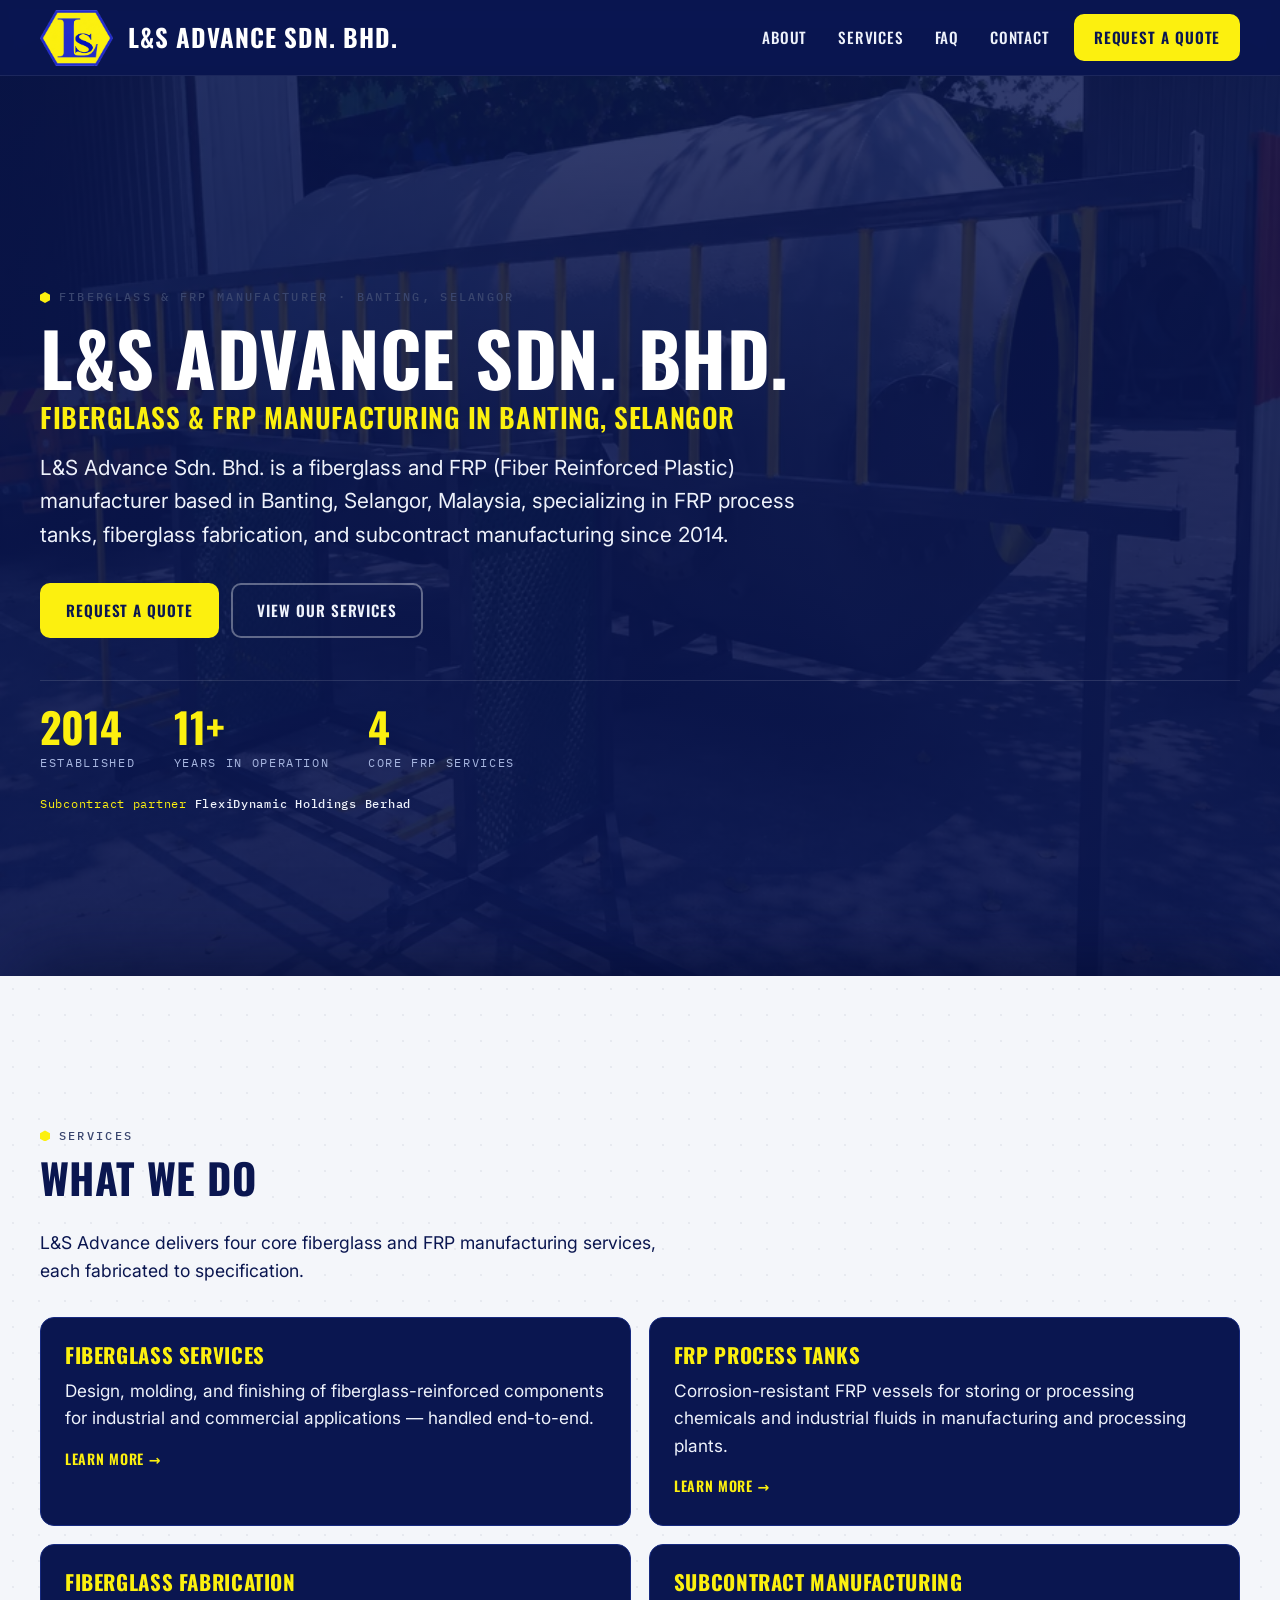
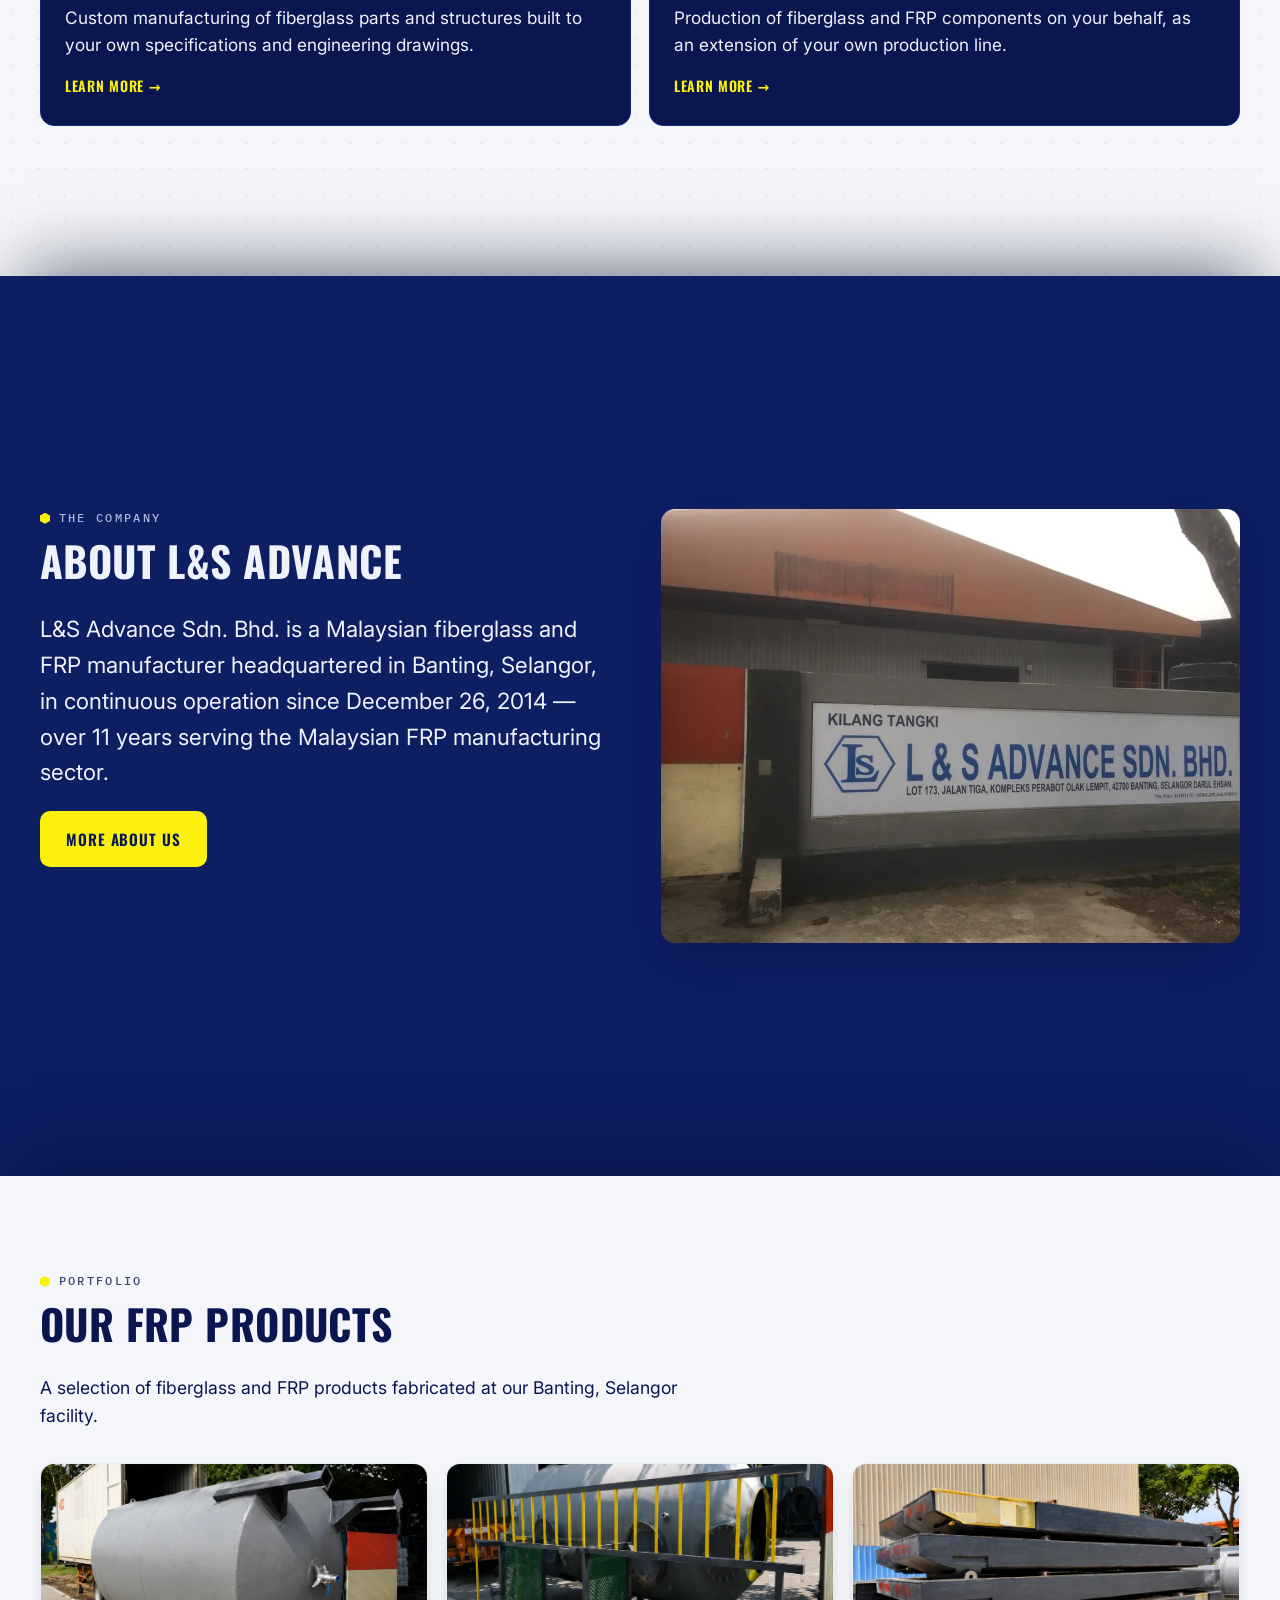
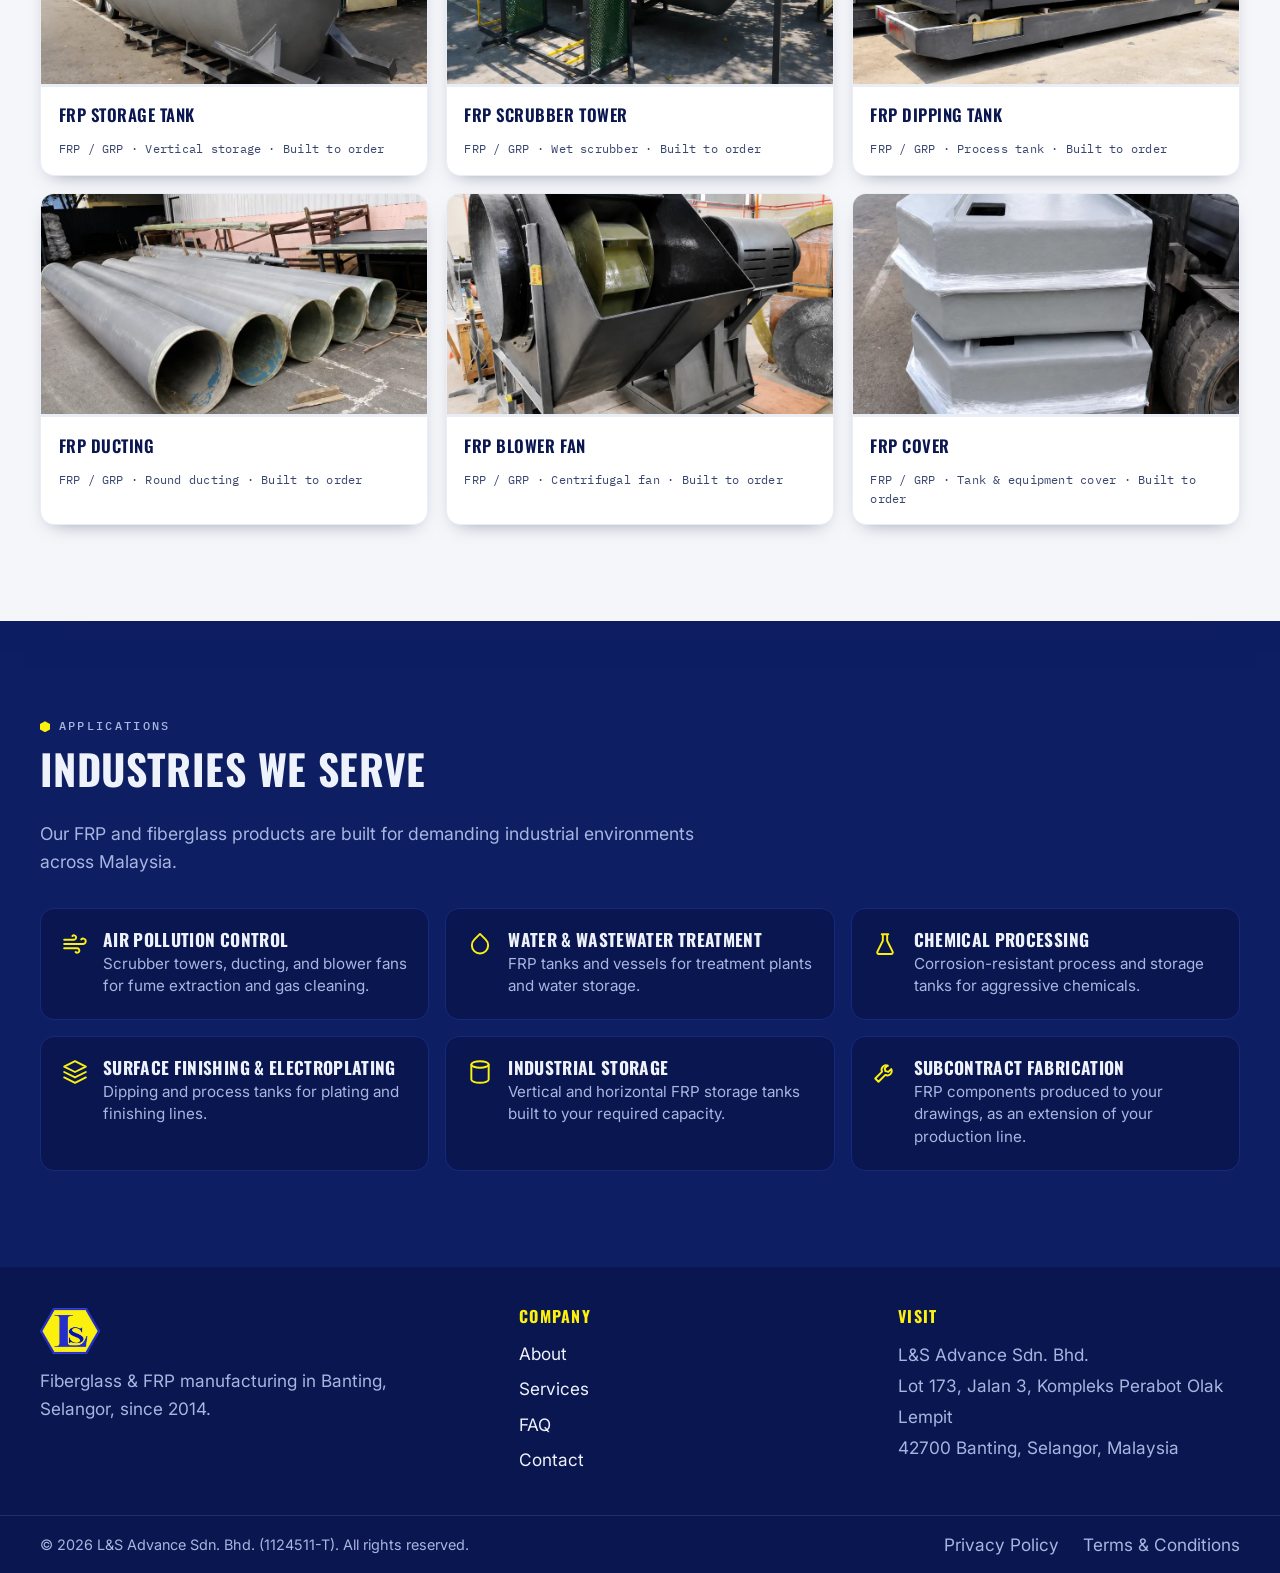
<file: index.html>
<!doctype html>
<html lang="en">
<head>
  <meta charset="utf-8">
  <meta name="viewport" content="width=device-width, initial-scale=1">

  <title>L&amp;S Advance Sdn. Bhd. — Fiberglass &amp; FRP Manufacturer in Banting, Selangor</title>
  <meta name="description" content="L&amp;S Advance Sdn. Bhd. is a fiberglass and FRP manufacturer in Banting, Selangor, Malaysia, specializing in FRP process tanks, fiberglass fabrication, and subcontract manufacturing since 2014.">
  <link rel="canonical" href="https://www.lsadvance.com.my/">
  <meta name="theme-color" content="#0a1650">
  <meta name="robots" content="index, follow">

  <!-- Open Graph / social -->
  <meta property="og:type" content="website">
  <meta property="og:site_name" content="L&amp;S Advance Sdn. Bhd.">
  <meta property="og:locale" content="en_MY">
  <meta property="og:title" content="L&amp;S Advance Sdn. Bhd. — Fiberglass &amp; FRP Manufacturer in Banting, Selangor">
  <meta property="og:description" content="Fiberglass and FRP manufacturer in Banting, Selangor, Malaysia — FRP process tanks, fiberglass fabrication, and subcontract manufacturing since 2014.">
  <meta property="og:url" content="https://www.lsadvance.com.my/">
  <meta property="og:image" content="https://www.lsadvance.com.my/Assets/LS-Logo-transparent.png">
  <meta name="twitter:card" content="summary">
  <meta name="twitter:title" content="L&amp;S Advance Sdn. Bhd. — Fiberglass &amp; FRP Manufacturer in Banting, Selangor">
  <meta name="twitter:description" content="Fiberglass and FRP manufacturer in Banting, Selangor, Malaysia — FRP process tanks, fiberglass fabrication, and subcontract manufacturing since 2014.">

  <!-- Favicon -->
  <link rel="icon" type="image/svg+xml" href="/Assets/favicon.svg">
  <link rel="icon" type="image/png" href="/Assets/LS-Logo-transparent.png">
  <link rel="apple-touch-icon" href="/Assets/LS-Logo-transparent.png">

  <!-- Fonts -->
  <link rel="preconnect" href="https://fonts.googleapis.com">
  <link rel="preconnect" href="https://fonts.gstatic.com" crossorigin>
  <link href="https://fonts.googleapis.com/css2?family=IBM+Plex+Mono:wght@400;500&family=Inter:wght@400;500;600;700&family=Oswald:wght@400;500;600;700&display=swap" rel="stylesheet">

  <link rel="stylesheet" href="/Assets/css/styles.css">

  <!-- ===================== JSON-LD Structured Data ===================== -->
  <!-- Organization -->
  <script type="application/ld+json">
  {
    "@context": "https://schema.org",
    "@type": "Organization",
    "@id": "https://www.lsadvance.com.my/#organization",
    "name": "L&S Advance Sdn. Bhd.",
    "url": "https://www.lsadvance.com.my/",
    "logo": "https://www.lsadvance.com.my/Assets/LS-Logo-transparent.png",
    "foundingDate": "2014-12-26",
    "email": "enquiry@lsadvance.com.my",
    "contactPoint": {
      "@type": "ContactPoint",
      "email": "enquiry@lsadvance.com.my",
      "contactType": "customer service",
      "areaServed": "MY"
    },
    "address": {
      "@type": "PostalAddress",
      "streetAddress": "Lot 173, Jalan 3, Kompleks Perabot Olak Lempit",
      "addressLocality": "Banting",
      "addressRegion": "Selangor",
      "postalCode": "42700",
      "addressCountry": "MY"
    }
  }
  </script>

  <!-- LocalBusiness (present sitewide for consistency) -->
  <script type="application/ld+json">
  {
    "@context": "https://schema.org",
    "@type": "LocalBusiness",
    "@id": "https://www.lsadvance.com.my/#business",
    "name": "L&S Advance Sdn. Bhd.",
    "url": "https://www.lsadvance.com.my/",
    "image": "https://www.lsadvance.com.my/Assets/LS-Logo-transparent.png",
    "description": "Fiberglass and FRP (Fiber Reinforced Plastic) manufacturer in Banting, Selangor, Malaysia, specializing in FRP process tanks, fiberglass fabrication, and subcontract manufacturing since 2014.",
    "foundingDate": "2014-12-26",
    "email": "enquiry@lsadvance.com.my",
    "contactPoint": {
      "@type": "ContactPoint",
      "email": "enquiry@lsadvance.com.my",
      "contactType": "customer service",
      "areaServed": "MY"
    },
    "address": {
      "@type": "PostalAddress",
      "streetAddress": "Lot 173, Jalan 3, Kompleks Perabot Olak Lempit",
      "addressLocality": "Banting",
      "addressRegion": "Selangor",
      "postalCode": "42700",
      "addressCountry": "MY"
    },
    "areaServed": { "@type": "Country", "name": "Malaysia" }
  }
  </script>
  <!-- =================== End JSON-LD Structured Data =================== -->
</head>
<body>

  <!-- ============================ SPLASH ============================ -->
  <!-- First-visit intro only. Hidden by default (CSS display:none); the inline
       script below activates it once per browser session when motion is allowed.
       It sits on top of fully-present HTML and never gates content from crawlers. -->
  <div id="splash" class="splash" aria-hidden="true">
    <div class="splash-logo">
      <img class="splash-logo-base" src="/Assets/LS-Logo-transparent.png" alt="" aria-hidden="true">
      <img class="splash-logo-fill" src="/Assets/LS-Logo-transparent.png" alt="" aria-hidden="true">
    </div>
  </div>
  <script>
    (function () {
      var s = document.getElementById("splash");
      if (!s) { return; }
      var reduce = window.matchMedia && window.matchMedia("(prefers-reduced-motion: reduce)").matches;
      var seen;
      try { seen = sessionStorage.getItem("lsSplashSeen"); } catch (e) {}
      if (reduce || seen) { return; }            /* stay hidden -> instant content */
      try { sessionStorage.setItem("lsSplashSeen", "1"); } catch (e) {}
      s.classList.add("is-active");              /* added before hero paints (no flash) */
      var root = document.documentElement;
      root.style.overflow = "hidden";
      window.setTimeout(function () {
        s.classList.add("is-hiding");            /* ~300ms fade reveal */
        root.style.overflow = "";
        window.setTimeout(function () { s.classList.add("is-done"); }, 340);
      }, 900);                                   /* fill runs ~900ms first */
    })();
  </script>

  <a class="skip-link" href="#main">Skip to content</a>

  <header class="site-header" id="top">
    <nav class="nav" aria-label="Primary">
      <a class="brand" href="/" aria-current="page" aria-label="L&amp;S Advance Sdn. Bhd. home">
        <img src="/Assets/LS-Logo-transparent.png" width="837" height="643" alt="L&amp;S Advance Sdn. Bhd. logo" class="brand-logo">
        <span class="brand-name">L&amp;S Advance Sdn. Bhd.</span>
      </a>

      <button class="nav-toggle" id="navToggle" aria-expanded="false" aria-controls="navMenu" aria-label="Toggle navigation menu">
        <span class="nav-toggle-bar"></span>
        <span class="nav-toggle-bar"></span>
        <span class="nav-toggle-bar"></span>
      </button>

      <ul class="nav-menu" id="navMenu">
        <li><a href="/about/">About</a></li>
        <li><a href="/services/">Services</a></li>
        <li><a href="/faq/">FAQ</a></li>
        <li><a href="/contact/">Contact</a></li>
        <li><a class="btn btn-cta nav-cta" href="/contact/">Request a Quote</a></li>
      </ul>
    </nav>
  </header>

  <main id="main">

    <!-- ======= Stacked-card sections (Hero / 01 / 02 / 03) ========= -->
    <div class="stack">

    <!-- ============================ HERO ============================ -->
    <section class="hero stack-section" aria-labelledby="hero-title">
      <span class="stack-dim" aria-hidden="true"></span>
      <div class="wrap hero-inner stack-inner">
        <p class="kicker"><span class="kicker-hex" aria-hidden="true"></span>Fiberglass &amp; FRP Manufacturer · Banting, Selangor</p>
        <h1 id="hero-title" class="hero-title">L&amp;S Advance Sdn. Bhd.<span class="hero-title-sub">Fiberglass &amp; FRP Manufacturing in Banting, Selangor</span></h1>
        <p class="hero-lead">L&amp;S Advance Sdn. Bhd. is a fiberglass and FRP (Fiber Reinforced Plastic) manufacturer based in Banting, Selangor, Malaysia, specializing in FRP process tanks, fiberglass fabrication, and subcontract manufacturing since 2014.</p>
        <div class="hero-actions">
          <a class="btn btn-cta" href="/contact/">Request a Quote</a>
          <a class="btn btn-ghost" href="/services/">View Our Services</a>
        </div>
        <ul class="hero-stats" aria-label="Company highlights">
          <li><span class="stat-num">2014</span><span class="stat-label">Established</span></li>
          <li><span class="stat-num">11+</span><span class="stat-label">Years in operation</span></li>
          <li><span class="stat-num">4</span><span class="stat-label">Core FRP services</span></li>
        </ul>
        <p class="hero-trust"><span class="tlabel">Subcontract partner</span> <strong>FlexiDynamic Holdings Berhad</strong></p>
      </div>
    </section>

    <!-- ========================= WHAT WE DO ========================= -->
    <section class="band band-light band-grid section stack-section" aria-labelledby="do-title">
      <span class="stack-dim" aria-hidden="true"></span>
      <div class="wrap stack-inner">
        <div class="section-head">
          <p class="kicker"><span class="kicker-hex" aria-hidden="true"></span>Services</p>
          <h2 id="do-title">What We Do</h2>
        </div>
        <p class="section-intro">L&amp;S Advance delivers four core fiberglass and FRP manufacturing services, each fabricated to specification.</p>

        <div class="services-grid">
          <a class="service-card" href="/services/">
            <h3>Fiberglass Services</h3>
            <p>Design, molding, and finishing of fiberglass-reinforced components for industrial and commercial applications — handled end-to-end.</p>
            <span class="card-more">Learn more →</span>
          </a>
          <a class="service-card" href="/services/">
            <h3>FRP Process Tanks</h3>
            <p>Corrosion-resistant FRP vessels for storing or processing chemicals and industrial fluids in manufacturing and processing plants.</p>
            <span class="card-more">Learn more →</span>
          </a>
          <a class="service-card" href="/services/">
            <h3>Fiberglass Fabrication</h3>
            <p>Custom manufacturing of fiberglass parts and structures built to your own specifications and engineering drawings.</p>
            <span class="card-more">Learn more →</span>
          </a>
          <a class="service-card" href="/services/">
            <h3>Subcontract Manufacturing</h3>
            <p>Production of fiberglass and FRP components on your behalf, as an extension of your own production line.</p>
            <span class="card-more">Learn more →</span>
          </a>
        </div>
      </div>
    </section>

    <!-- ======================== ABOUT TEASER ======================= -->
    <section class="band band-dark section stack-section" aria-labelledby="about-teaser-title">
      <span class="stack-dim" aria-hidden="true"></span>
      <div class="wrap stack-inner">
        <div class="about-layout about-layout--home">
          <div class="about-col">
            <div class="section-head">
              <p class="kicker"><span class="kicker-hex" aria-hidden="true"></span>The Company</p>
              <h2 id="about-teaser-title">About L&amp;S Advance</h2>
            </div>
            <div class="about-teaser">
              <p class="lead">L&amp;S Advance Sdn. Bhd. is a Malaysian fiberglass and FRP manufacturer headquartered in Banting, Selangor, in continuous operation since December 26, 2014 — over 11 years serving the Malaysian FRP manufacturing sector.</p>
              <a class="btn btn-cta" href="/about/">More About Us</a>
            </div>
          </div>
          <figure class="about-figure">
            <picture>
              <source srcset="/Assets/facility-signboard.webp" type="image/webp">
              <img src="/Assets/facility-signboard.jpg" width="1000" height="750" loading="lazy" alt="L&amp;S Advance Sdn. Bhd. facility signboard at Lot 173, Jalan Tiga, Kompleks Perabot Olak Lempit, Banting, Selangor">
            </picture>
          </figure>
        </div>
      </div>
    </section>

    <!-- ========================= PRODUCTS ========================== -->
    <section class="band band-light section stack-section" id="products" aria-labelledby="products-title">
      <span class="stack-dim" aria-hidden="true"></span>
      <div class="wrap stack-inner">
        <div class="section-head">
          <p class="kicker"><span class="kicker-hex" aria-hidden="true"></span>Portfolio</p>
          <h2 id="products-title">Our FRP Products</h2>
        </div>
        <p class="section-intro">A selection of fiberglass and FRP products fabricated at our Banting, Selangor facility.</p>

        <div class="products-grid">
          <figure class="product-card">
            <picture>
              <source srcset="/Assets/products/frp-storage-tank.webp" type="image/webp">
              <img src="/Assets/products/frp-storage-tank.jpg" width="900" height="681" loading="lazy" alt="FRP storage tank fabricated by L&amp;S Advance">
            </picture>
            <figcaption>FRP Storage Tank</figcaption>
            <p class="product-spec">FRP / GRP · Vertical storage · Built to order</p>
          </figure>

          <figure class="product-card">
            <picture>
              <source srcset="/Assets/products/frp-scrubber-tower.webp" type="image/webp">
              <img src="/Assets/products/frp-scrubber-tower.jpg" width="900" height="675" loading="lazy" alt="FRP scrubber tower fabricated by L&amp;S Advance">
            </picture>
            <figcaption>FRP Scrubber Tower</figcaption>
            <p class="product-spec">FRP / GRP · Wet scrubber · Built to order</p>
          </figure>

          <figure class="product-card">
            <picture>
              <source srcset="/Assets/products/frp-dipping-tank.webp" type="image/webp">
              <img src="/Assets/products/frp-dipping-tank.jpg" width="900" height="712" loading="lazy" alt="FRP dipping tank fabricated by L&amp;S Advance">
            </picture>
            <figcaption>FRP Dipping Tank</figcaption>
            <p class="product-spec">FRP / GRP · Process tank · Built to order</p>
          </figure>

          <figure class="product-card">
            <picture>
              <source srcset="/Assets/products/frp-ducting.webp" type="image/webp">
              <img src="/Assets/products/frp-ducting.jpg" width="900" height="720" loading="lazy" alt="FRP ducting fabricated by L&amp;S Advance">
            </picture>
            <figcaption>FRP Ducting</figcaption>
            <p class="product-spec">FRP / GRP · Round ducting · Built to order</p>
          </figure>

          <figure class="product-card">
            <picture>
              <source srcset="/Assets/products/frp-blower-fan.webp" type="image/webp">
              <img src="/Assets/products/frp-blower-fan.jpg" width="900" height="698" loading="lazy" alt="FRP blower fan fabricated by L&amp;S Advance">
            </picture>
            <figcaption>FRP Blower Fan</figcaption>
            <p class="product-spec">FRP / GRP · Centrifugal fan · Built to order</p>
          </figure>

          <figure class="product-card">
            <picture>
              <source srcset="/Assets/products/frp-cover.webp" type="image/webp">
              <img src="/Assets/products/frp-cover.jpg" width="900" height="717" loading="lazy" alt="FRP cover fabricated by L&amp;S Advance">
            </picture>
            <figcaption>FRP Cover</figcaption>
            <p class="product-spec">FRP / GRP · Tank &amp; equipment cover · Built to order</p>
          </figure>
        </div>
      </div>
    </section>

    </div><!-- /.stack -->

    <!-- ======================== INDUSTRIES ========================= -->
    <!-- Industries are derived from the real product range; client to confirm/trim. -->
    <section class="band band-dark section" aria-labelledby="ind-title">
      <div class="wrap">
        <div class="section-head">
          <p class="kicker"><span class="kicker-hex" aria-hidden="true"></span>Applications</p>
          <h2 id="ind-title">Industries We Serve</h2>
        </div>
        <p class="section-intro">Our FRP and fiberglass products are built for demanding industrial environments across Malaysia.</p>

        <div class="industries-grid">
          <article class="industry">
            <svg class="ic" width="26" height="26" viewBox="0 0 24 24" fill="none" stroke="currentColor" stroke-width="1.8" stroke-linecap="round" stroke-linejoin="round" aria-hidden="true"><path d="M9.6 4.6A2 2 0 1 1 11 8H2"/><path d="M12.6 19.4A2 2 0 1 0 14 16H2"/><path d="M17.7 7.7A2.5 2.5 0 1 1 19.5 12H2"/></svg>
            <div>
              <h3>Air Pollution Control</h3>
              <p>Scrubber towers, ducting, and blower fans for fume extraction and gas cleaning.</p>
            </div>
          </article>

          <article class="industry">
            <svg class="ic" width="26" height="26" viewBox="0 0 24 24" fill="none" stroke="currentColor" stroke-width="1.8" stroke-linecap="round" stroke-linejoin="round" aria-hidden="true"><path d="M12 2.7l5.3 5.3a7.5 7.5 0 1 1-10.6 0z"/></svg>
            <div>
              <h3>Water &amp; Wastewater Treatment</h3>
              <p>FRP tanks and vessels for treatment plants and water storage.</p>
            </div>
          </article>

          <article class="industry">
            <svg class="ic" width="26" height="26" viewBox="0 0 24 24" fill="none" stroke="currentColor" stroke-width="1.8" stroke-linecap="round" stroke-linejoin="round" aria-hidden="true"><path d="M9 3h6M10 3v6L5 19a1.5 1.5 0 0 0 1.3 2.2h11.4A1.5 1.5 0 0 0 19 19l-5-10V3"/></svg>
            <div>
              <h3>Chemical Processing</h3>
              <p>Corrosion-resistant process and storage tanks for aggressive chemicals.</p>
            </div>
          </article>

          <article class="industry">
            <svg class="ic" width="26" height="26" viewBox="0 0 24 24" fill="none" stroke="currentColor" stroke-width="1.8" stroke-linecap="round" stroke-linejoin="round" aria-hidden="true"><path d="M12 2 2 7l10 5 10-5-10-5z"/><path d="M2 17l10 5 10-5"/><path d="M2 12l10 5 10-5"/></svg>
            <div>
              <h3>Surface Finishing &amp; Electroplating</h3>
              <p>Dipping and process tanks for plating and finishing lines.</p>
            </div>
          </article>

          <article class="industry">
            <svg class="ic" width="26" height="26" viewBox="0 0 24 24" fill="none" stroke="currentColor" stroke-width="1.8" stroke-linecap="round" stroke-linejoin="round" aria-hidden="true"><ellipse cx="12" cy="5" rx="8" ry="3"/><path d="M4 5v14a8 3 0 0 0 16 0V5"/></svg>
            <div>
              <h3>Industrial Storage</h3>
              <p>Vertical and horizontal FRP storage tanks built to your required capacity.</p>
            </div>
          </article>

          <article class="industry">
            <svg class="ic" width="26" height="26" viewBox="0 0 24 24" fill="none" stroke="currentColor" stroke-width="1.8" stroke-linecap="round" stroke-linejoin="round" aria-hidden="true"><path d="M14.7 6.3a4 4 0 0 0-5.4 5.4L3 18l3 3 6.3-6.3a4 4 0 0 0 5.4-5.4l-2.6 2.6-2.7-.7-.7-2.7 2.7-2.5z"/></svg>
            <div>
              <h3>Subcontract Fabrication</h3>
              <p>FRP components produced to your drawings, as an extension of your production line.</p>
            </div>
          </article>
        </div>
      </div>
    </section>

  </main>

  <!-- ============================ FOOTER ============================ -->
  <footer class="site-footer">
    <div class="wrap footer-grid">
      <div class="footer-brand">
        <img src="/Assets/LS-Logo-transparent.png" width="837" height="643" alt="L&amp;S Advance Sdn. Bhd. logo" class="brand-logo" loading="lazy">
        <p class="footer-tagline">Fiberglass &amp; FRP manufacturing in Banting, Selangor, since 2014.</p>
      </div>

      <div class="footer-col">
        <h4>Company</h4>
        <ul>
          <li><a href="/about/">About</a></li>
          <li><a href="/services/">Services</a></li>
          <li><a href="/faq/">FAQ</a></li>
          <li><a href="/contact/">Contact</a></li>
        </ul>
      </div>

      <div class="footer-col">
        <h4>Visit</h4>
        <address>
          L&amp;S Advance Sdn. Bhd.<br>
          Lot 173, Jalan 3, Kompleks Perabot Olak Lempit<br>
          42700 Banting, Selangor, Malaysia
        </address>
      </div>
    </div>
    <div class="footer-bottom">
      <div class="wrap footer-bottom-inner">
        <p class="footer-copy">&copy; <span id="year">2026</span> L&amp;S Advance Sdn. Bhd. (1124511-T). All rights reserved.</p>
        <nav class="footer-legal" aria-label="Legal">
          <a href="/privacy-policy/">Privacy Policy</a>
          <a href="/terms-conditions/">Terms &amp; Conditions</a>
        </nav>
      </div>
    </div>
  </footer>

  <script src="/Assets/js/main.js" defer></script>
</body>
</html>
</file>
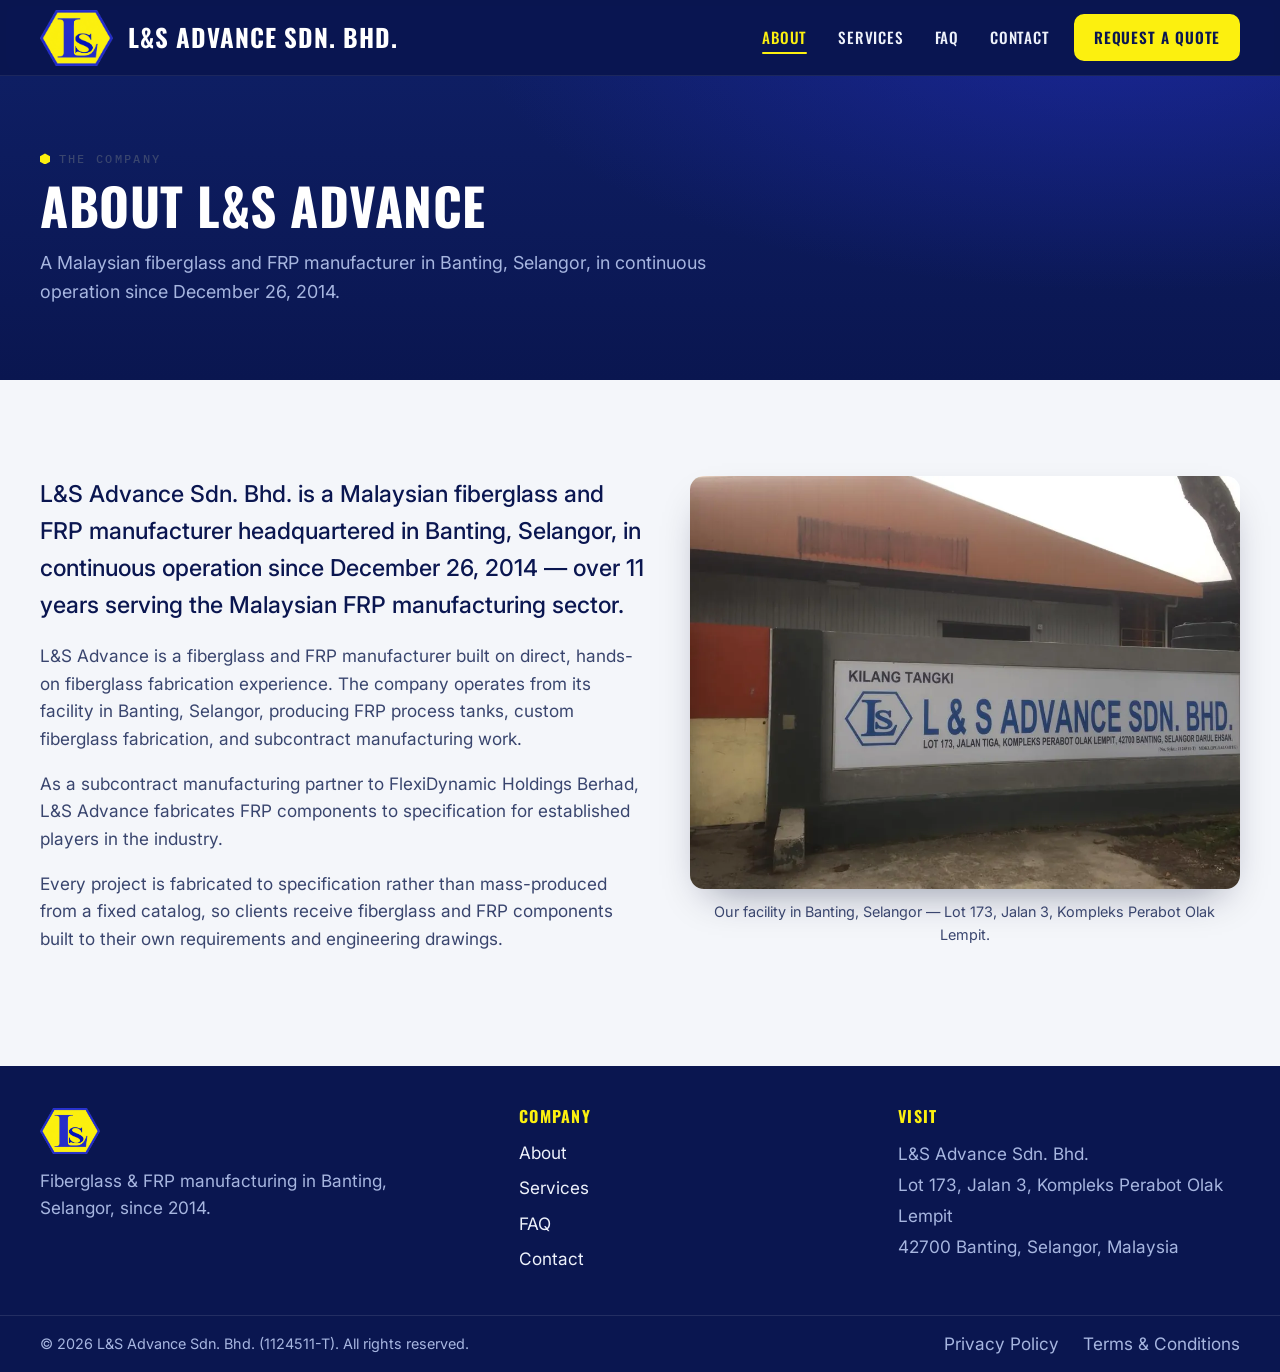
<file: about/index.html>
<!doctype html>
<html lang="en">
<head>
  <meta charset="utf-8">
  <meta name="viewport" content="width=device-width, initial-scale=1">

  <title>About L&amp;S Advance Sdn. Bhd. — Fiberglass &amp; FRP Manufacturer Since 2014</title>
  <meta name="description" content="L&amp;S Advance Sdn. Bhd. is a fiberglass and FRP manufacturer in Banting, Selangor, Malaysia, in continuous operation since December 2014, specializing in FRP process tanks, fiberglass fabrication, and subcontract manufacturing.">
  <link rel="canonical" href="https://www.lsadvance.com.my/about/">
  <meta name="theme-color" content="#0a1650">
  <meta name="robots" content="index, follow">

  <meta property="og:type" content="website">
  <meta property="og:site_name" content="L&amp;S Advance Sdn. Bhd.">
  <meta property="og:locale" content="en_MY">
  <meta property="og:title" content="About L&amp;S Advance Sdn. Bhd. — Fiberglass &amp; FRP Manufacturer Since 2014">
  <meta property="og:description" content="Fiberglass and FRP manufacturer in Banting, Selangor, Malaysia, in operation since December 2014.">
  <meta property="og:url" content="https://www.lsadvance.com.my/about/">
  <meta property="og:image" content="https://www.lsadvance.com.my/Assets/LS-Logo-transparent.png">
  <meta name="twitter:card" content="summary">
  <meta name="twitter:title" content="About L&amp;S Advance Sdn. Bhd.">
  <meta name="twitter:description" content="Fiberglass and FRP manufacturer in Banting, Selangor, Malaysia, since 2014.">

  <link rel="icon" type="image/svg+xml" href="/Assets/favicon.svg">
  <link rel="icon" type="image/png" href="/Assets/LS-Logo-transparent.png">
  <link rel="apple-touch-icon" href="/Assets/LS-Logo-transparent.png">

  <link rel="preconnect" href="https://fonts.googleapis.com">
  <link rel="preconnect" href="https://fonts.gstatic.com" crossorigin>
  <link href="https://fonts.googleapis.com/css2?family=IBM+Plex+Mono:wght@400;500&family=Inter:wght@400;500;600;700&family=Oswald:wght@400;500;600;700&display=swap" rel="stylesheet">

  <link rel="stylesheet" href="/Assets/css/styles.css">

  <!-- Organization -->
  <script type="application/ld+json">
  {
    "@context": "https://schema.org",
    "@type": "Organization",
    "@id": "https://www.lsadvance.com.my/#organization",
    "name": "L&S Advance Sdn. Bhd.",
    "url": "https://www.lsadvance.com.my/",
    "logo": "https://www.lsadvance.com.my/Assets/LS-Logo-transparent.png",
    "foundingDate": "2014-12-26",
    "email": "enquiry@lsadvance.com.my",
    "contactPoint": {
      "@type": "ContactPoint",
      "email": "enquiry@lsadvance.com.my",
      "contactType": "customer service",
      "areaServed": "MY"
    },
    "address": {
      "@type": "PostalAddress",
      "streetAddress": "Lot 173, Jalan 3, Kompleks Perabot Olak Lempit",
      "addressLocality": "Banting",
      "addressRegion": "Selangor",
      "postalCode": "42700",
      "addressCountry": "MY"
    }
  }
  </script>

  <!-- LocalBusiness (present sitewide for consistency) -->
  <script type="application/ld+json">
  {
    "@context": "https://schema.org",
    "@type": "LocalBusiness",
    "@id": "https://www.lsadvance.com.my/#business",
    "name": "L&S Advance Sdn. Bhd.",
    "url": "https://www.lsadvance.com.my/",
    "image": "https://www.lsadvance.com.my/Assets/LS-Logo-transparent.png",
    "description": "Fiberglass and FRP (Fiber Reinforced Plastic) manufacturer in Banting, Selangor, Malaysia, specializing in FRP process tanks, fiberglass fabrication, and subcontract manufacturing since 2014.",
    "foundingDate": "2014-12-26",
    "email": "enquiry@lsadvance.com.my",
    "contactPoint": {
      "@type": "ContactPoint",
      "email": "enquiry@lsadvance.com.my",
      "contactType": "customer service",
      "areaServed": "MY"
    },
    "address": {
      "@type": "PostalAddress",
      "streetAddress": "Lot 173, Jalan 3, Kompleks Perabot Olak Lempit",
      "addressLocality": "Banting",
      "addressRegion": "Selangor",
      "postalCode": "42700",
      "addressCountry": "MY"
    },
    "areaServed": { "@type": "Country", "name": "Malaysia" }
  }
  </script>
</head>
<body>

  <a class="skip-link" href="#main">Skip to content</a>

  <header class="site-header" id="top">
    <nav class="nav" aria-label="Primary">
      <a class="brand" href="/" aria-label="L&amp;S Advance Sdn. Bhd. home">
        <img src="/Assets/LS-Logo-transparent.png" width="837" height="643" alt="L&amp;S Advance Sdn. Bhd. logo" class="brand-logo">
        <span class="brand-name">L&amp;S Advance Sdn. Bhd.</span>
      </a>

      <button class="nav-toggle" id="navToggle" aria-expanded="false" aria-controls="navMenu" aria-label="Toggle navigation menu">
        <span class="nav-toggle-bar"></span>
        <span class="nav-toggle-bar"></span>
        <span class="nav-toggle-bar"></span>
      </button>

      <ul class="nav-menu" id="navMenu">
        <li><a href="/about/" aria-current="page">About</a></li>
        <li><a href="/services/">Services</a></li>
        <li><a href="/faq/">FAQ</a></li>
        <li><a href="/contact/">Contact</a></li>
        <li><a class="btn btn-cta nav-cta" href="/contact/">Request a Quote</a></li>
      </ul>
    </nav>
  </header>

  <main id="main">

    <section class="page-hero" aria-labelledby="page-title">
      <div class="wrap">
        <div class="section-head">
          <p class="kicker"><span class="kicker-hex" aria-hidden="true"></span>The Company</p>
          <h1 id="page-title">About L&amp;S Advance</h1>
        </div>
        <p class="page-intro">A Malaysian fiberglass and FRP manufacturer in Banting, Selangor, in continuous operation since December 26, 2014.</p>
      </div>
    </section>

    <section class="band band-light section" aria-label="About L&amp;S Advance">
      <div class="wrap">
        <div class="about-layout">
          <div class="prose">
            <p class="lead">L&amp;S Advance Sdn. Bhd. is a Malaysian fiberglass and FRP manufacturer headquartered in Banting, Selangor, in continuous operation since December 26, 2014 — over 11 years serving the Malaysian FRP manufacturing sector.</p>
            <p>L&amp;S Advance is a fiberglass and FRP manufacturer built on direct, hands-on fiberglass fabrication experience. The company operates from its facility in Banting, Selangor, producing FRP process tanks, custom fiberglass fabrication, and subcontract manufacturing work.</p>
            <p>As a subcontract manufacturing partner to FlexiDynamic Holdings Berhad, L&amp;S Advance fabricates FRP components to specification for established players in the industry.</p>
            <p>Every project is fabricated to specification rather than mass-produced from a fixed catalog, so clients receive fiberglass and FRP components built to their own requirements and engineering drawings.</p>
          </div>
          <figure class="about-figure">
            <picture>
              <source srcset="/Assets/facility-signboard.webp" type="image/webp">
              <img src="/Assets/facility-signboard.jpg" width="1000" height="750" loading="lazy" alt="L&amp;S Advance Sdn. Bhd. facility signboard at Lot 173, Jalan Tiga, Kompleks Perabot Olak Lempit, Banting, Selangor">
            </picture>
            <figcaption>Our facility in Banting, Selangor — Lot 173, Jalan 3, Kompleks Perabot Olak Lempit.</figcaption>
          </figure>
        </div>
      </div>
    </section>

  </main>

  <footer class="site-footer">
    <div class="wrap footer-grid">
      <div class="footer-brand">
        <img src="/Assets/LS-Logo-transparent.png" width="837" height="643" alt="L&amp;S Advance Sdn. Bhd. logo" class="brand-logo" loading="lazy">
        <p class="footer-tagline">Fiberglass &amp; FRP manufacturing in Banting, Selangor, since 2014.</p>
      </div>

      <div class="footer-col">
        <h4>Company</h4>
        <ul>
          <li><a href="/about/">About</a></li>
          <li><a href="/services/">Services</a></li>
          <li><a href="/faq/">FAQ</a></li>
          <li><a href="/contact/">Contact</a></li>
        </ul>
      </div>

      <div class="footer-col">
        <h4>Visit</h4>
        <address>
          L&amp;S Advance Sdn. Bhd.<br>
          Lot 173, Jalan 3, Kompleks Perabot Olak Lempit<br>
          42700 Banting, Selangor, Malaysia
        </address>
      </div>
    </div>
    <div class="footer-bottom">
      <div class="wrap footer-bottom-inner">
        <p class="footer-copy">&copy; <span id="year">2026</span> L&amp;S Advance Sdn. Bhd. (1124511-T). All rights reserved.</p>
        <nav class="footer-legal" aria-label="Legal">
          <a href="/privacy-policy/">Privacy Policy</a>
          <a href="/terms-conditions/">Terms &amp; Conditions</a>
        </nav>
      </div>
    </div>
  </footer>

  <script src="/Assets/js/main.js" defer></script>
</body>
</html>
</file>
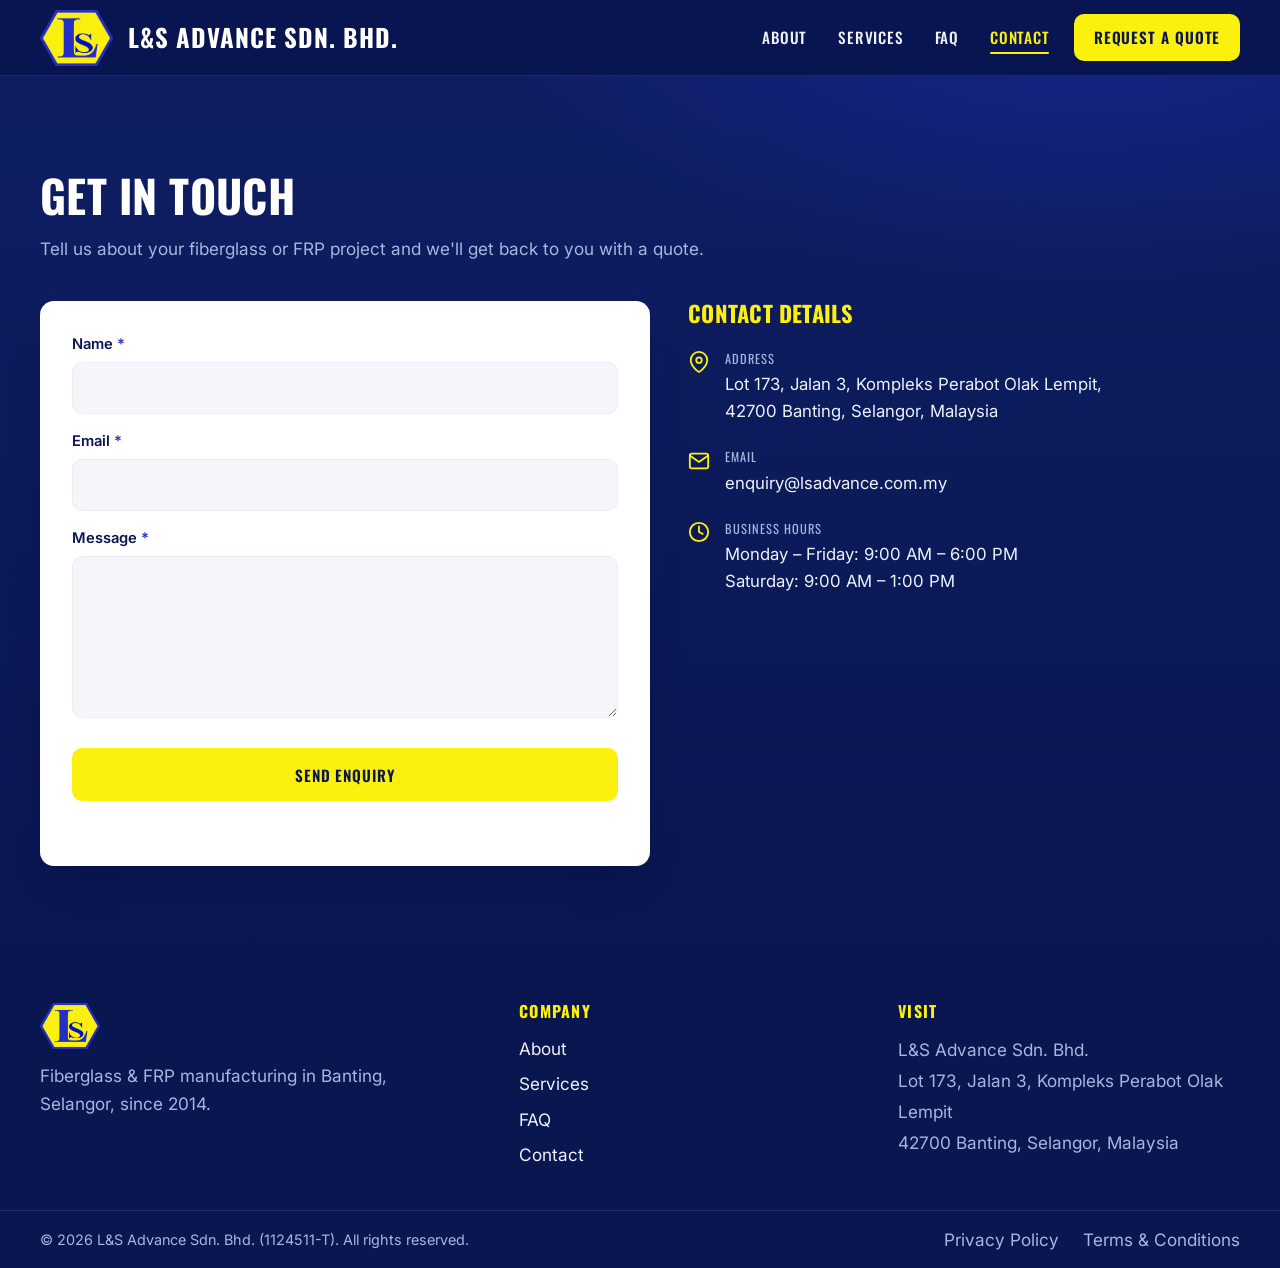
<file: contact/index.html>
<!doctype html>
<html lang="en">
<head>
  <meta charset="utf-8">
  <meta name="viewport" content="width=device-width, initial-scale=1">

  <title>Contact L&amp;S Advance Sdn. Bhd. — Request a Fiberglass / FRP Quote</title>
  <meta name="description" content="Contact L&amp;S Advance Sdn. Bhd. in Banting, Selangor for a quote on fiberglass fabrication, FRP process tanks, or subcontract manufacturing. Send an enquiry online.">
  <link rel="canonical" href="https://www.lsadvance.com.my/contact/">
  <meta name="theme-color" content="#0a1650">
  <meta name="robots" content="index, follow">

  <meta property="og:type" content="website">
  <meta property="og:site_name" content="L&amp;S Advance Sdn. Bhd.">
  <meta property="og:locale" content="en_MY">
  <meta property="og:title" content="Contact L&amp;S Advance Sdn. Bhd. — Request a Fiberglass / FRP Quote">
  <meta property="og:description" content="Request a quote on fiberglass fabrication, FRP process tanks, or subcontract manufacturing in Banting, Selangor, Malaysia.">
  <meta property="og:url" content="https://www.lsadvance.com.my/contact/">
  <meta property="og:image" content="https://www.lsadvance.com.my/Assets/LS-Logo-transparent.png">
  <meta name="twitter:card" content="summary">
  <meta name="twitter:title" content="Contact L&amp;S Advance Sdn. Bhd.">
  <meta name="twitter:description" content="Request a quote on fiberglass fabrication, FRP process tanks, or subcontract manufacturing in Malaysia.">

  <link rel="icon" type="image/svg+xml" href="/Assets/favicon.svg">
  <link rel="icon" type="image/png" href="/Assets/LS-Logo-transparent.png">
  <link rel="apple-touch-icon" href="/Assets/LS-Logo-transparent.png">

  <link rel="preconnect" href="https://fonts.googleapis.com">
  <link rel="preconnect" href="https://fonts.gstatic.com" crossorigin>
  <link href="https://fonts.googleapis.com/css2?family=IBM+Plex+Mono:wght@400;500&family=Inter:wght@400;500;600;700&family=Oswald:wght@400;500;600;700&display=swap" rel="stylesheet">

  <link rel="stylesheet" href="/Assets/css/styles.css">

  <!-- Organization -->
  <script type="application/ld+json">
  {
    "@context": "https://schema.org",
    "@type": "Organization",
    "@id": "https://www.lsadvance.com.my/#organization",
    "name": "L&S Advance Sdn. Bhd.",
    "url": "https://www.lsadvance.com.my/",
    "logo": "https://www.lsadvance.com.my/Assets/LS-Logo-transparent.png",
    "foundingDate": "2014-12-26",
    "email": "enquiry@lsadvance.com.my",
    "contactPoint": {
      "@type": "ContactPoint",
      "email": "enquiry@lsadvance.com.my",
      "contactType": "customer service",
      "areaServed": "MY"
    },
    "address": {
      "@type": "PostalAddress",
      "streetAddress": "Lot 173, Jalan 3, Kompleks Perabot Olak Lempit",
      "addressLocality": "Banting",
      "addressRegion": "Selangor",
      "postalCode": "42700",
      "addressCountry": "MY"
    }
  }
  </script>

  <!-- LocalBusiness (present sitewide for consistency) -->
  <script type="application/ld+json">
  {
    "@context": "https://schema.org",
    "@type": "LocalBusiness",
    "@id": "https://www.lsadvance.com.my/#business",
    "name": "L&S Advance Sdn. Bhd.",
    "url": "https://www.lsadvance.com.my/",
    "image": "https://www.lsadvance.com.my/Assets/LS-Logo-transparent.png",
    "description": "Fiberglass and FRP (Fiber Reinforced Plastic) manufacturer in Banting, Selangor, Malaysia, specializing in FRP process tanks, fiberglass fabrication, and subcontract manufacturing since 2014.",
    "foundingDate": "2014-12-26",
    "email": "enquiry@lsadvance.com.my",
    "contactPoint": {
      "@type": "ContactPoint",
      "email": "enquiry@lsadvance.com.my",
      "contactType": "customer service",
      "areaServed": "MY"
    },
    "address": {
      "@type": "PostalAddress",
      "streetAddress": "Lot 173, Jalan 3, Kompleks Perabot Olak Lempit",
      "addressLocality": "Banting",
      "addressRegion": "Selangor",
      "postalCode": "42700",
      "addressCountry": "MY"
    },
    "areaServed": { "@type": "Country", "name": "Malaysia" }
  }
  </script>
</head>
<body>

  <a class="skip-link" href="#main">Skip to content</a>

  <header class="site-header" id="top">
    <nav class="nav" aria-label="Primary">
      <a class="brand" href="/" aria-label="L&amp;S Advance Sdn. Bhd. home">
        <img src="/Assets/LS-Logo-transparent.png" width="837" height="643" alt="L&amp;S Advance Sdn. Bhd. logo" class="brand-logo">
        <span class="brand-name">L&amp;S Advance Sdn. Bhd.</span>
      </a>

      <button class="nav-toggle" id="navToggle" aria-expanded="false" aria-controls="navMenu" aria-label="Toggle navigation menu">
        <span class="nav-toggle-bar"></span>
        <span class="nav-toggle-bar"></span>
        <span class="nav-toggle-bar"></span>
      </button>

      <ul class="nav-menu" id="navMenu">
        <li><a href="/about/">About</a></li>
        <li><a href="/services/">Services</a></li>
        <li><a href="/faq/">FAQ</a></li>
        <li><a href="/contact/" aria-current="page">Contact</a></li>
        <li><a class="btn btn-cta nav-cta" href="/contact/">Request a Quote</a></li>
      </ul>
    </nav>
  </header>

  <main id="main">

    <section class="contact-split" aria-labelledby="page-title">
      <div class="wrap">
        <h1 id="page-title" class="split-title">Get in Touch</h1>
        <p class="contact-sub">Tell us about your fiberglass or FRP project and we'll get back to you with a quote.</p>

        <div class="contact-split-grid">
          <!--
            Enquiry form wired to FormSubmit (https://formsubmit.co) — submissions
            are emailed to enquiry@lsadvance.com.my. ONE-TIME ACTIVATION: the first
            time the form is submitted, FormSubmit emails that inbox a confirmation
            link; click it once and the form is live from then on.
          -->
          <form class="enquiry-form" id="enquiryForm" action="https://formsubmit.co/enquiry@lsadvance.com.my" method="POST" novalidate>
            <input type="hidden" name="_subject" value="New enquiry — lsadvance.com.my">
            <input type="hidden" name="_template" value="table">
            <input type="hidden" name="_captcha" value="false">
            <!-- honeypot: hidden from people, catches bots -->
            <input type="text" name="_honey" tabindex="-1" autocomplete="off" style="display:none" aria-hidden="true">
            <div class="field">
              <label for="name">Name <span class="req" aria-hidden="true">*</span></label>
              <input type="text" id="name" name="name" autocomplete="name" required>
            </div>
            <div class="field">
              <label for="email">Email <span class="req" aria-hidden="true">*</span></label>
              <input type="email" id="email" name="email" autocomplete="email" required>
            </div>
            <div class="field">
              <label for="message">Message <span class="req" aria-hidden="true">*</span></label>
              <textarea id="message" name="message" rows="5" required></textarea>
            </div>
            <button type="submit" class="btn btn-cta btn-block">Send Enquiry</button>
            <p class="form-note" id="formNote" role="status" aria-live="polite"></p>
          </form>

          <aside class="contact-details" aria-label="Contact details">
            <h2>Contact Details</h2>

            <div class="contact-detail">
              <svg class="ic" width="22" height="22" viewBox="0 0 24 24" fill="none" stroke="currentColor" stroke-width="2" stroke-linecap="round" stroke-linejoin="round" aria-hidden="true"><path d="M21 10c0 7-9 13-9 13s-9-6-9-13a9 9 0 0 1 18 0z"/><circle cx="12" cy="10" r="3"/></svg>
              <div>
                <span class="contact-detail-label">Address</span>
                <span class="contact-detail-value">Lot 173, Jalan 3, Kompleks Perabot Olak Lempit,<br>42700 Banting, Selangor, Malaysia</span>
              </div>
            </div>

            <div class="contact-detail">
              <svg class="ic" width="22" height="22" viewBox="0 0 24 24" fill="none" stroke="currentColor" stroke-width="2" stroke-linecap="round" stroke-linejoin="round" aria-hidden="true"><rect x="2" y="4" width="20" height="16" rx="2"/><path d="m22 6-10 7L2 6"/></svg>
              <div>
                <span class="contact-detail-label">Email</span>
                <span class="contact-detail-value"><a href="mailto:enquiry@lsadvance.com.my">enquiry@lsadvance.com.my</a></span>
              </div>
            </div>

            <!-- TODO: confirm business / operating hours -->
            <div class="contact-detail">
              <svg class="ic" width="22" height="22" viewBox="0 0 24 24" fill="none" stroke="currentColor" stroke-width="2" stroke-linecap="round" stroke-linejoin="round" aria-hidden="true"><circle cx="12" cy="12" r="10"/><path d="M12 6v6l4 2"/></svg>
              <div>
                <span class="contact-detail-label">Business Hours</span>
                <span class="contact-detail-value">Monday – Friday: 9:00 AM – 6:00 PM<br>Saturday: 9:00 AM – 1:00 PM</span>
              </div>
            </div>
          </aside>
        </div>
      </div>
    </section>

  </main>

  <footer class="site-footer">
    <div class="wrap footer-grid">
      <div class="footer-brand">
        <img src="/Assets/LS-Logo-transparent.png" width="837" height="643" alt="L&amp;S Advance Sdn. Bhd. logo" class="brand-logo" loading="lazy">
        <p class="footer-tagline">Fiberglass &amp; FRP manufacturing in Banting, Selangor, since 2014.</p>
      </div>

      <div class="footer-col">
        <h4>Company</h4>
        <ul>
          <li><a href="/about/">About</a></li>
          <li><a href="/services/">Services</a></li>
          <li><a href="/faq/">FAQ</a></li>
          <li><a href="/contact/">Contact</a></li>
        </ul>
      </div>

      <div class="footer-col">
        <h4>Visit</h4>
        <address>
          L&amp;S Advance Sdn. Bhd.<br>
          Lot 173, Jalan 3, Kompleks Perabot Olak Lempit<br>
          42700 Banting, Selangor, Malaysia
        </address>
      </div>
    </div>
    <div class="footer-bottom">
      <div class="wrap footer-bottom-inner">
        <p class="footer-copy">&copy; <span id="year">2026</span> L&amp;S Advance Sdn. Bhd. (1124511-T). All rights reserved.</p>
        <nav class="footer-legal" aria-label="Legal">
          <a href="/privacy-policy/">Privacy Policy</a>
          <a href="/terms-conditions/">Terms &amp; Conditions</a>
        </nav>
      </div>
    </div>
  </footer>

  <script src="/Assets/js/main.js" defer></script>
</body>
</html>
</file>
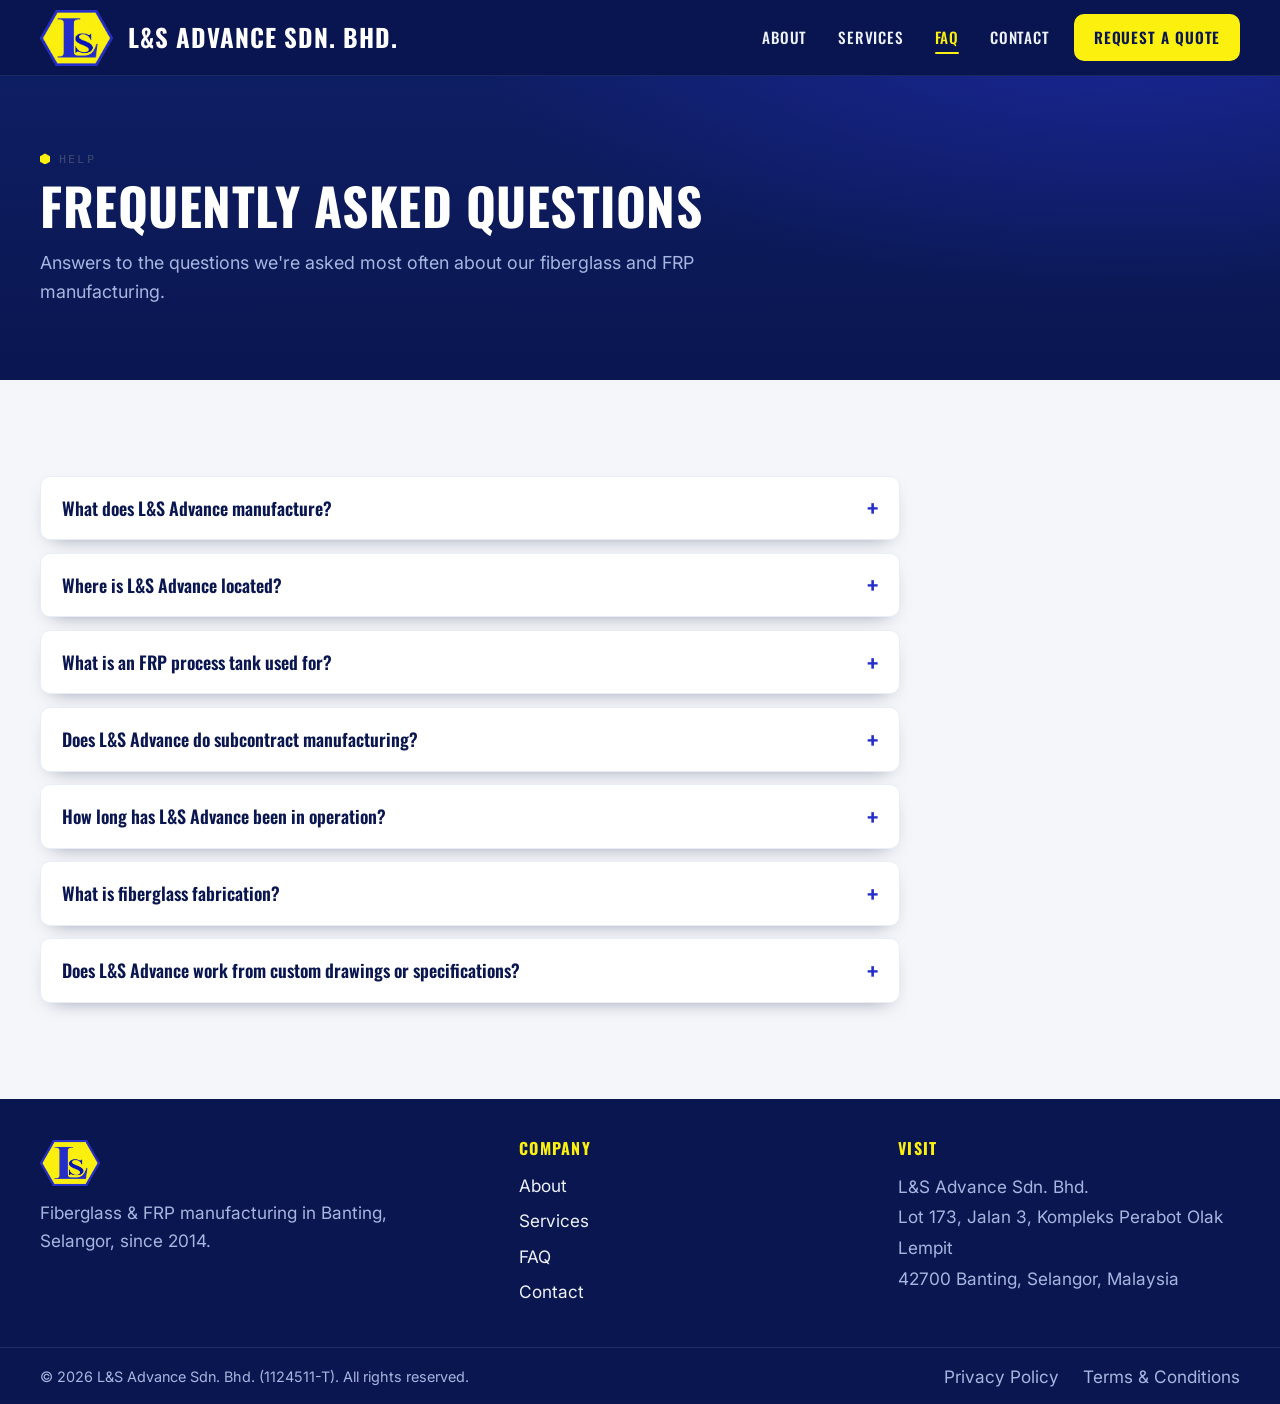
<file: faq/index.html>
<!doctype html>
<html lang="en">
<head>
  <meta charset="utf-8">
  <meta name="viewport" content="width=device-width, initial-scale=1">

  <title>FAQ — Fiberglass &amp; FRP Manufacturing Questions | L&amp;S Advance Sdn. Bhd.</title>
  <meta name="description" content="Answers to common questions about L&amp;S Advance: what it manufactures, where it is located, FRP process tanks, subcontract manufacturing, and years in operation.">
  <link rel="canonical" href="https://www.lsadvance.com.my/faq/">
  <meta name="theme-color" content="#0a1650">
  <meta name="robots" content="index, follow">

  <meta property="og:type" content="website">
  <meta property="og:site_name" content="L&amp;S Advance Sdn. Bhd.">
  <meta property="og:locale" content="en_MY">
  <meta property="og:title" content="FAQ — Fiberglass &amp; FRP Manufacturing Questions | L&amp;S Advance Sdn. Bhd.">
  <meta property="og:description" content="Common questions about L&amp;S Advance's fiberglass and FRP manufacturing services in Malaysia.">
  <meta property="og:url" content="https://www.lsadvance.com.my/faq/">
  <meta property="og:image" content="https://www.lsadvance.com.my/Assets/LS-Logo-transparent.png">
  <meta name="twitter:card" content="summary">
  <meta name="twitter:title" content="FAQ | L&amp;S Advance Sdn. Bhd.">
  <meta name="twitter:description" content="Common questions about L&amp;S Advance's fiberglass and FRP manufacturing services in Malaysia.">

  <link rel="icon" type="image/svg+xml" href="/Assets/favicon.svg">
  <link rel="icon" type="image/png" href="/Assets/LS-Logo-transparent.png">
  <link rel="apple-touch-icon" href="/Assets/LS-Logo-transparent.png">

  <link rel="preconnect" href="https://fonts.googleapis.com">
  <link rel="preconnect" href="https://fonts.gstatic.com" crossorigin>
  <link href="https://fonts.googleapis.com/css2?family=IBM+Plex+Mono:wght@400;500&family=Inter:wght@400;500;600;700&family=Oswald:wght@400;500;600;700&display=swap" rel="stylesheet">

  <link rel="stylesheet" href="/Assets/css/styles.css">

  <!-- Organization -->
  <script type="application/ld+json">
  {
    "@context": "https://schema.org",
    "@type": "Organization",
    "@id": "https://www.lsadvance.com.my/#organization",
    "name": "L&S Advance Sdn. Bhd.",
    "url": "https://www.lsadvance.com.my/",
    "logo": "https://www.lsadvance.com.my/Assets/LS-Logo-transparent.png",
    "foundingDate": "2014-12-26",
    "email": "enquiry@lsadvance.com.my",
    "contactPoint": {
      "@type": "ContactPoint",
      "email": "enquiry@lsadvance.com.my",
      "contactType": "customer service",
      "areaServed": "MY"
    },
    "address": {
      "@type": "PostalAddress",
      "streetAddress": "Lot 173, Jalan 3, Kompleks Perabot Olak Lempit",
      "addressLocality": "Banting",
      "addressRegion": "Selangor",
      "postalCode": "42700",
      "addressCountry": "MY"
    }
  }
  </script>

  <!-- LocalBusiness (present sitewide for consistency) -->
  <script type="application/ld+json">
  {
    "@context": "https://schema.org",
    "@type": "LocalBusiness",
    "@id": "https://www.lsadvance.com.my/#business",
    "name": "L&S Advance Sdn. Bhd.",
    "url": "https://www.lsadvance.com.my/",
    "image": "https://www.lsadvance.com.my/Assets/LS-Logo-transparent.png",
    "description": "Fiberglass and FRP (Fiber Reinforced Plastic) manufacturer in Banting, Selangor, Malaysia, specializing in FRP process tanks, fiberglass fabrication, and subcontract manufacturing since 2014.",
    "foundingDate": "2014-12-26",
    "email": "enquiry@lsadvance.com.my",
    "contactPoint": {
      "@type": "ContactPoint",
      "email": "enquiry@lsadvance.com.my",
      "contactType": "customer service",
      "areaServed": "MY"
    },
    "address": {
      "@type": "PostalAddress",
      "streetAddress": "Lot 173, Jalan 3, Kompleks Perabot Olak Lempit",
      "addressLocality": "Banting",
      "addressRegion": "Selangor",
      "postalCode": "42700",
      "addressCountry": "MY"
    },
    "areaServed": { "@type": "Country", "name": "Malaysia" }
  }
  </script>

  <!-- FAQPage (this page) -->
  <script type="application/ld+json">
  {
    "@context": "https://schema.org",
    "@type": "FAQPage",
    "@id": "https://www.lsadvance.com.my/faq/#faq",
    "url": "https://www.lsadvance.com.my/faq/",
    "mainEntity": [
      {
        "@type": "Question",
        "name": "What does L&S Advance manufacture?",
        "acceptedAnswer": { "@type": "Answer", "text": "L&S Advance manufactures fiberglass and FRP (Fiber Reinforced Plastic) products, including FRP process tanks and custom fiberglass fabrication, for industrial and commercial clients in Malaysia." }
      },
      {
        "@type": "Question",
        "name": "Where is L&S Advance located?",
        "acceptedAnswer": { "@type": "Answer", "text": "L&S Advance is based in Banting, Selangor, Malaysia, at Lot 173, Jalan 3, Kompleks Perabot Olak Lempit, 42700 Banting." }
      },
      {
        "@type": "Question",
        "name": "What is an FRP process tank used for?",
        "acceptedAnswer": { "@type": "Answer", "text": "An FRP process tank is used to store or process chemicals and industrial fluids. FRP is chosen for this purpose because it resists corrosion in ways that metal tanks often cannot." }
      },
      {
        "@type": "Question",
        "name": "Does L&S Advance do subcontract manufacturing?",
        "acceptedAnswer": { "@type": "Answer", "text": "Yes. L&S Advance produces fiberglass and FRP components on behalf of other companies, working to their specifications as an extension of their existing production line." }
      },
      {
        "@type": "Question",
        "name": "How long has L&S Advance been in operation?",
        "acceptedAnswer": { "@type": "Answer", "text": "L&S Advance has been in operation since December 26, 2014 — over 11 years of continuous fiberglass and FRP manufacturing in Malaysia." }
      },
      {
        "@type": "Question",
        "name": "What is fiberglass fabrication?",
        "acceptedAnswer": { "@type": "Answer", "text": "Fiberglass fabrication is the custom manufacturing of fiberglass parts and structures, built to a client's own specifications and engineering drawings rather than mass-produced from a fixed catalog." }
      },
      {
        "@type": "Question",
        "name": "Does L&S Advance work from custom drawings or specifications?",
        "acceptedAnswer": { "@type": "Answer", "text": "Yes, L&S Advance fabricates to client-supplied specifications and drawings for custom fiberglass and FRP components." }
      }
    ]
  }
  </script>
</head>
<body>

  <a class="skip-link" href="#main">Skip to content</a>

  <header class="site-header" id="top">
    <nav class="nav" aria-label="Primary">
      <a class="brand" href="/" aria-label="L&amp;S Advance Sdn. Bhd. home">
        <img src="/Assets/LS-Logo-transparent.png" width="837" height="643" alt="L&amp;S Advance Sdn. Bhd. logo" class="brand-logo">
        <span class="brand-name">L&amp;S Advance Sdn. Bhd.</span>
      </a>

      <button class="nav-toggle" id="navToggle" aria-expanded="false" aria-controls="navMenu" aria-label="Toggle navigation menu">
        <span class="nav-toggle-bar"></span>
        <span class="nav-toggle-bar"></span>
        <span class="nav-toggle-bar"></span>
      </button>

      <ul class="nav-menu" id="navMenu">
        <li><a href="/about/">About</a></li>
        <li><a href="/services/">Services</a></li>
        <li><a href="/faq/" aria-current="page">FAQ</a></li>
        <li><a href="/contact/">Contact</a></li>
        <li><a class="btn btn-cta nav-cta" href="/contact/">Request a Quote</a></li>
      </ul>
    </nav>
  </header>

  <main id="main">

    <section class="page-hero" aria-labelledby="page-title">
      <div class="wrap">
        <div class="section-head">
          <p class="kicker"><span class="kicker-hex" aria-hidden="true"></span>Help</p>
          <h1 id="page-title">Frequently Asked Questions</h1>
        </div>
        <p class="page-intro">Answers to the questions we're asked most often about our fiberglass and FRP manufacturing.</p>
      </div>
    </section>

    <section class="band band-light section" aria-label="Frequently asked questions">
      <div class="wrap">
        <div class="faq-list">
          <details class="faq-item">
            <summary>What does L&amp;S Advance manufacture?</summary>
            <div class="faq-answer"><p>L&amp;S Advance manufactures fiberglass and FRP (Fiber Reinforced Plastic) products, including FRP process tanks and custom fiberglass fabrication, for industrial and commercial clients in Malaysia.</p></div>
          </details>

          <details class="faq-item">
            <summary>Where is L&amp;S Advance located?</summary>
            <div class="faq-answer"><p>L&amp;S Advance is based in Banting, Selangor, Malaysia, at Lot 173, Jalan 3, Kompleks Perabot Olak Lempit, 42700 Banting.</p></div>
          </details>

          <details class="faq-item">
            <summary>What is an FRP process tank used for?</summary>
            <div class="faq-answer"><p>An FRP process tank is used to store or process chemicals and industrial fluids. FRP is chosen for this purpose because it resists corrosion in ways that metal tanks often cannot.</p></div>
          </details>

          <details class="faq-item">
            <summary>Does L&amp;S Advance do subcontract manufacturing?</summary>
            <div class="faq-answer"><p>Yes. L&amp;S Advance produces fiberglass and FRP components on behalf of other companies, working to their specifications as an extension of their existing production line.</p></div>
          </details>

          <details class="faq-item">
            <summary>How long has L&amp;S Advance been in operation?</summary>
            <div class="faq-answer"><p>L&amp;S Advance has been in operation since December 26, 2014 — over 11 years of continuous fiberglass and FRP manufacturing in Malaysia.</p></div>
          </details>

          <details class="faq-item">
            <summary>What is fiberglass fabrication?</summary>
            <div class="faq-answer"><p>Fiberglass fabrication is the custom manufacturing of fiberglass parts and structures, built to a client's own specifications and engineering drawings rather than mass-produced from a fixed catalog.</p></div>
          </details>

          <details class="faq-item">
            <summary>Does L&amp;S Advance work from custom drawings or specifications?</summary>
            <div class="faq-answer"><p>Yes, L&amp;S Advance fabricates to client-supplied specifications and drawings for custom fiberglass and FRP components.</p></div>
          </details>
        </div>

      </div>
    </section>

  </main>

  <footer class="site-footer">
    <div class="wrap footer-grid">
      <div class="footer-brand">
        <img src="/Assets/LS-Logo-transparent.png" width="837" height="643" alt="L&amp;S Advance Sdn. Bhd. logo" class="brand-logo" loading="lazy">
        <p class="footer-tagline">Fiberglass &amp; FRP manufacturing in Banting, Selangor, since 2014.</p>
      </div>

      <div class="footer-col">
        <h4>Company</h4>
        <ul>
          <li><a href="/about/">About</a></li>
          <li><a href="/services/">Services</a></li>
          <li><a href="/faq/">FAQ</a></li>
          <li><a href="/contact/">Contact</a></li>
        </ul>
      </div>

      <div class="footer-col">
        <h4>Visit</h4>
        <address>
          L&amp;S Advance Sdn. Bhd.<br>
          Lot 173, Jalan 3, Kompleks Perabot Olak Lempit<br>
          42700 Banting, Selangor, Malaysia
        </address>
      </div>
    </div>
    <div class="footer-bottom">
      <div class="wrap footer-bottom-inner">
        <p class="footer-copy">&copy; <span id="year">2026</span> L&amp;S Advance Sdn. Bhd. (1124511-T). All rights reserved.</p>
        <nav class="footer-legal" aria-label="Legal">
          <a href="/privacy-policy/">Privacy Policy</a>
          <a href="/terms-conditions/">Terms &amp; Conditions</a>
        </nav>
      </div>
    </div>
  </footer>

  <script src="/Assets/js/main.js" defer></script>
</body>
</html>
</file>
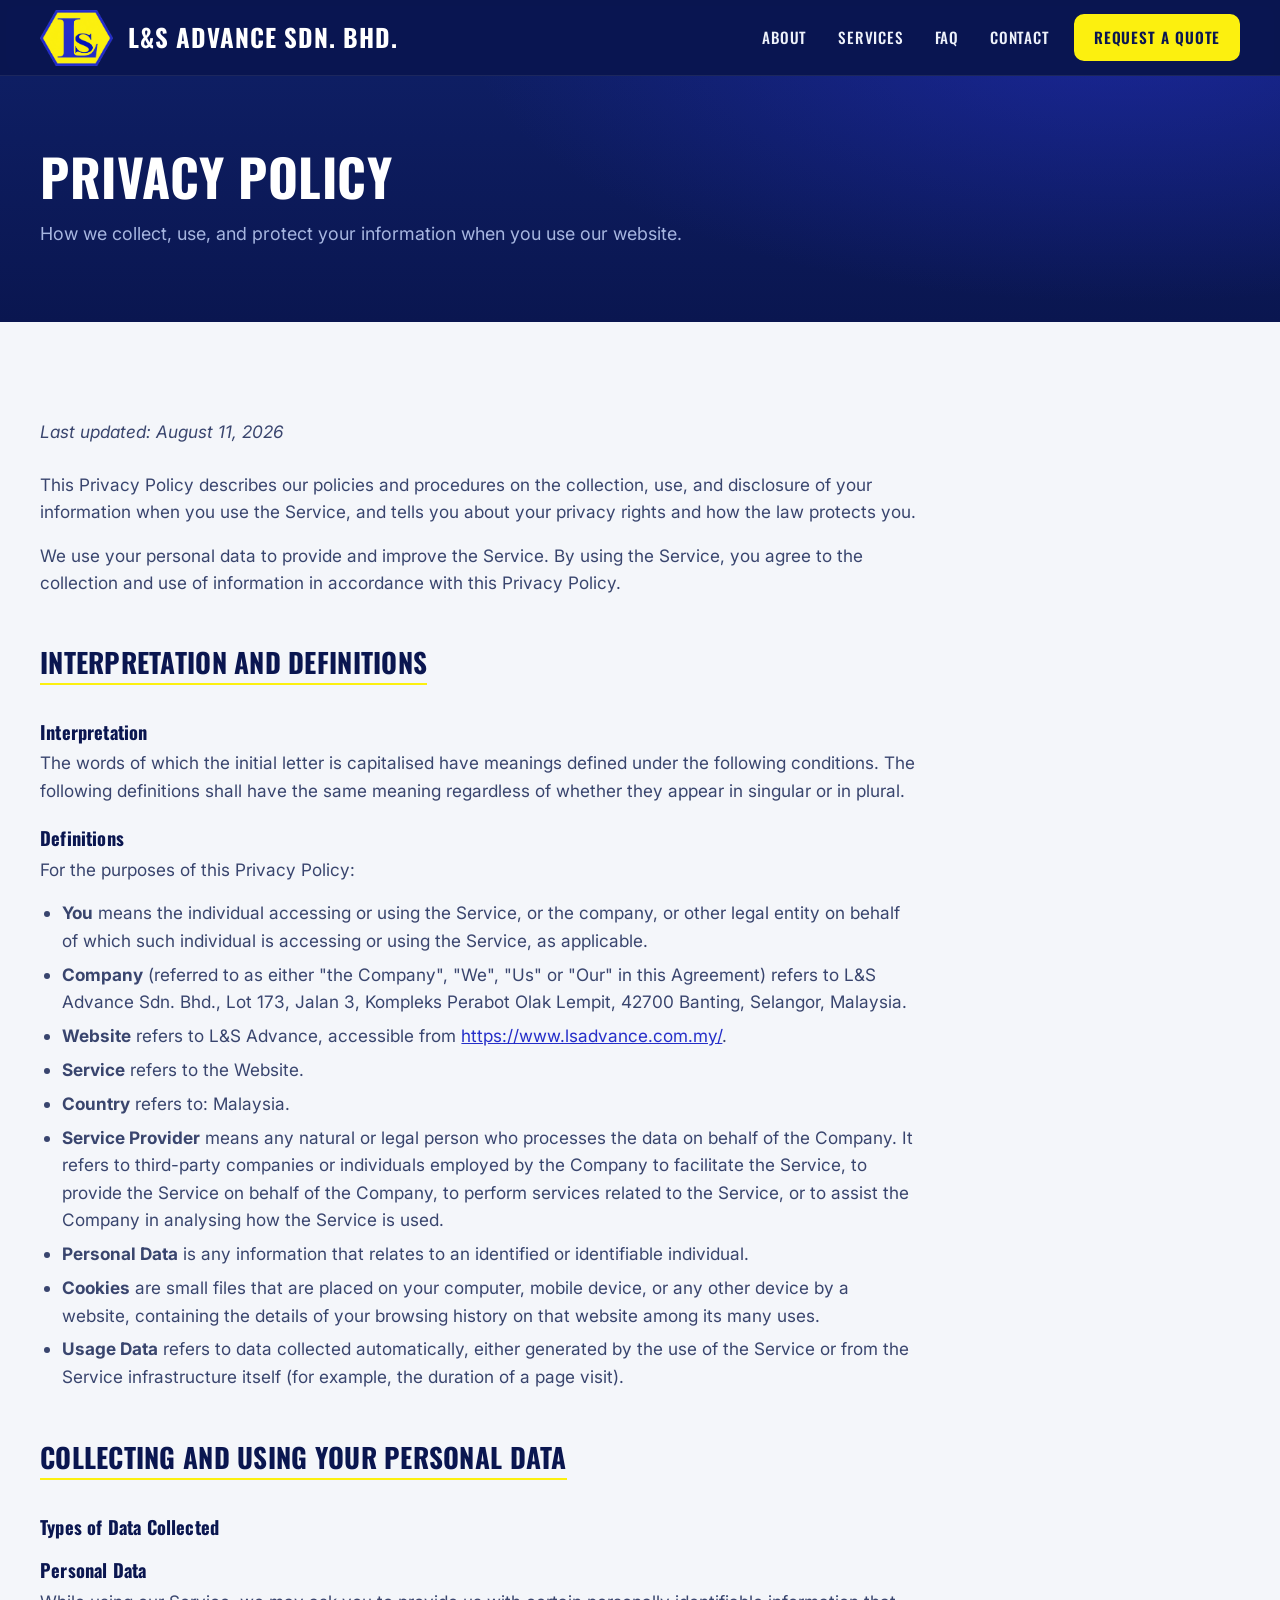
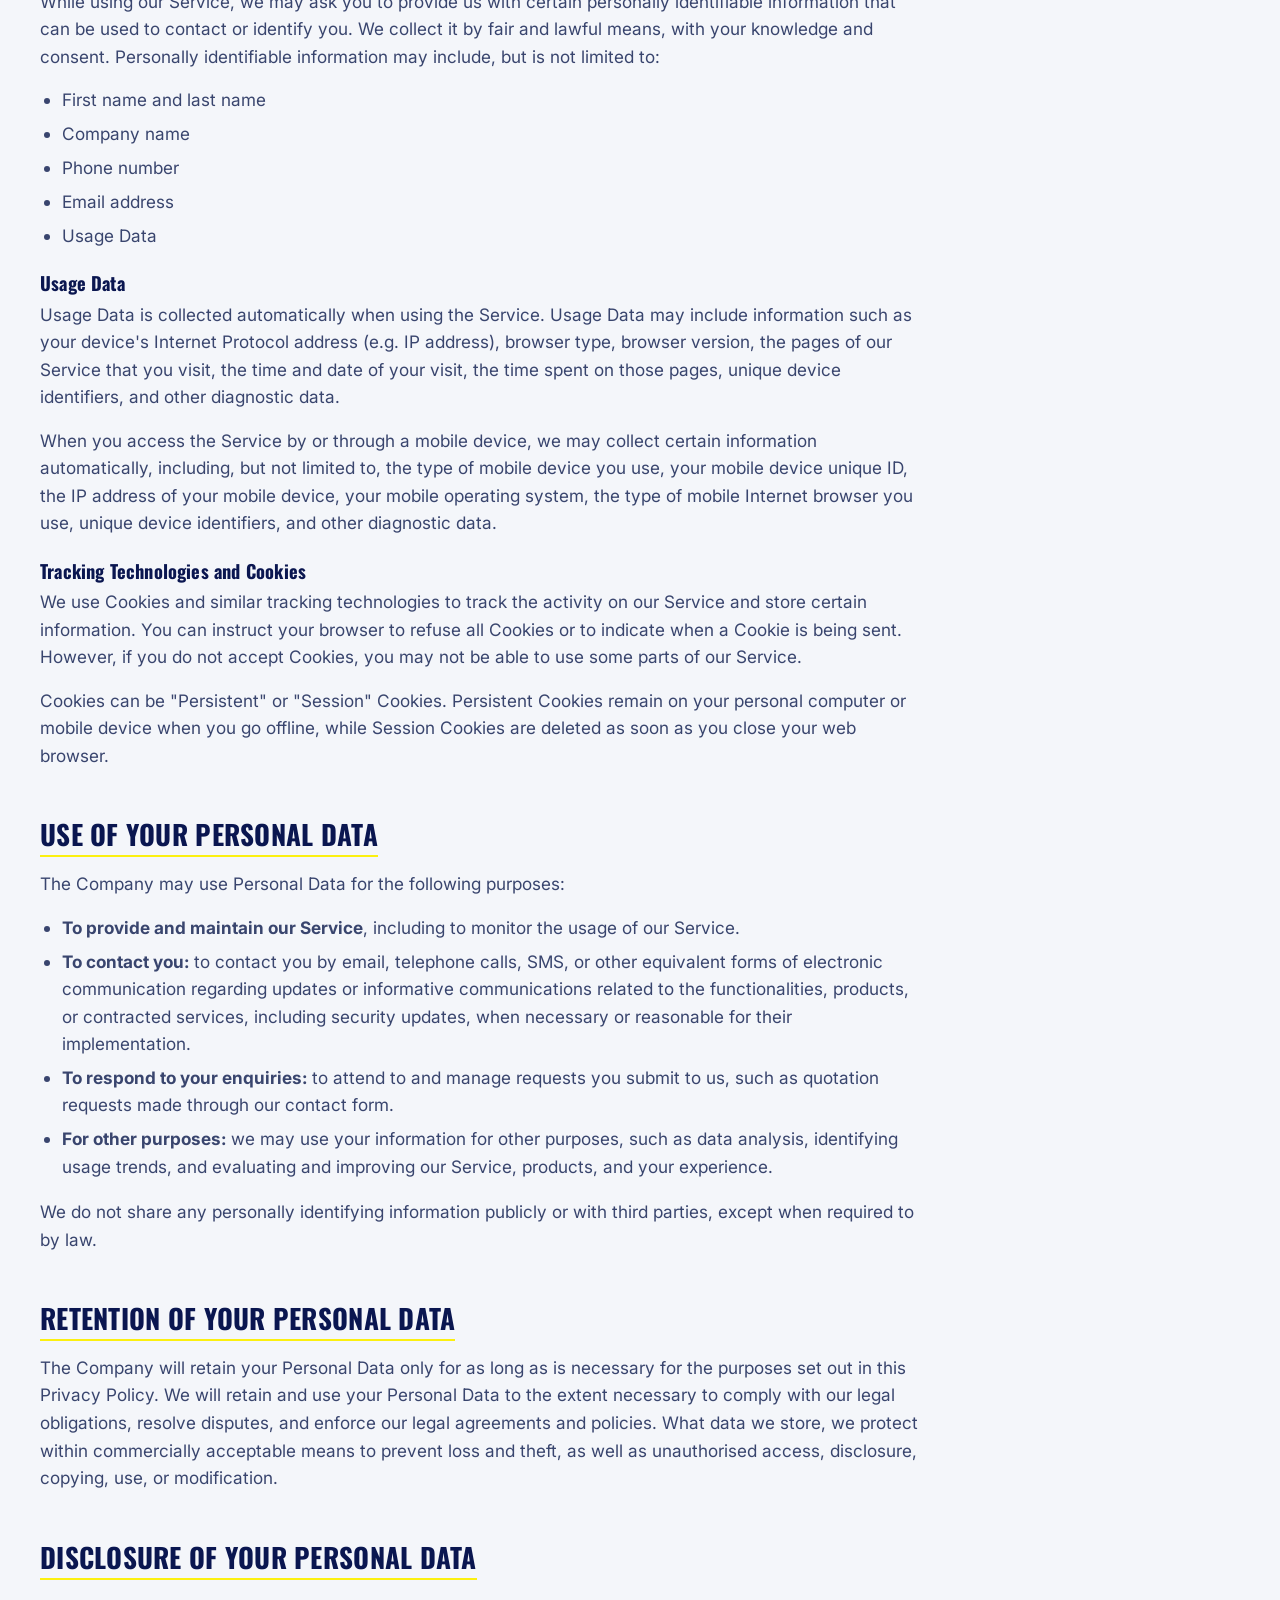
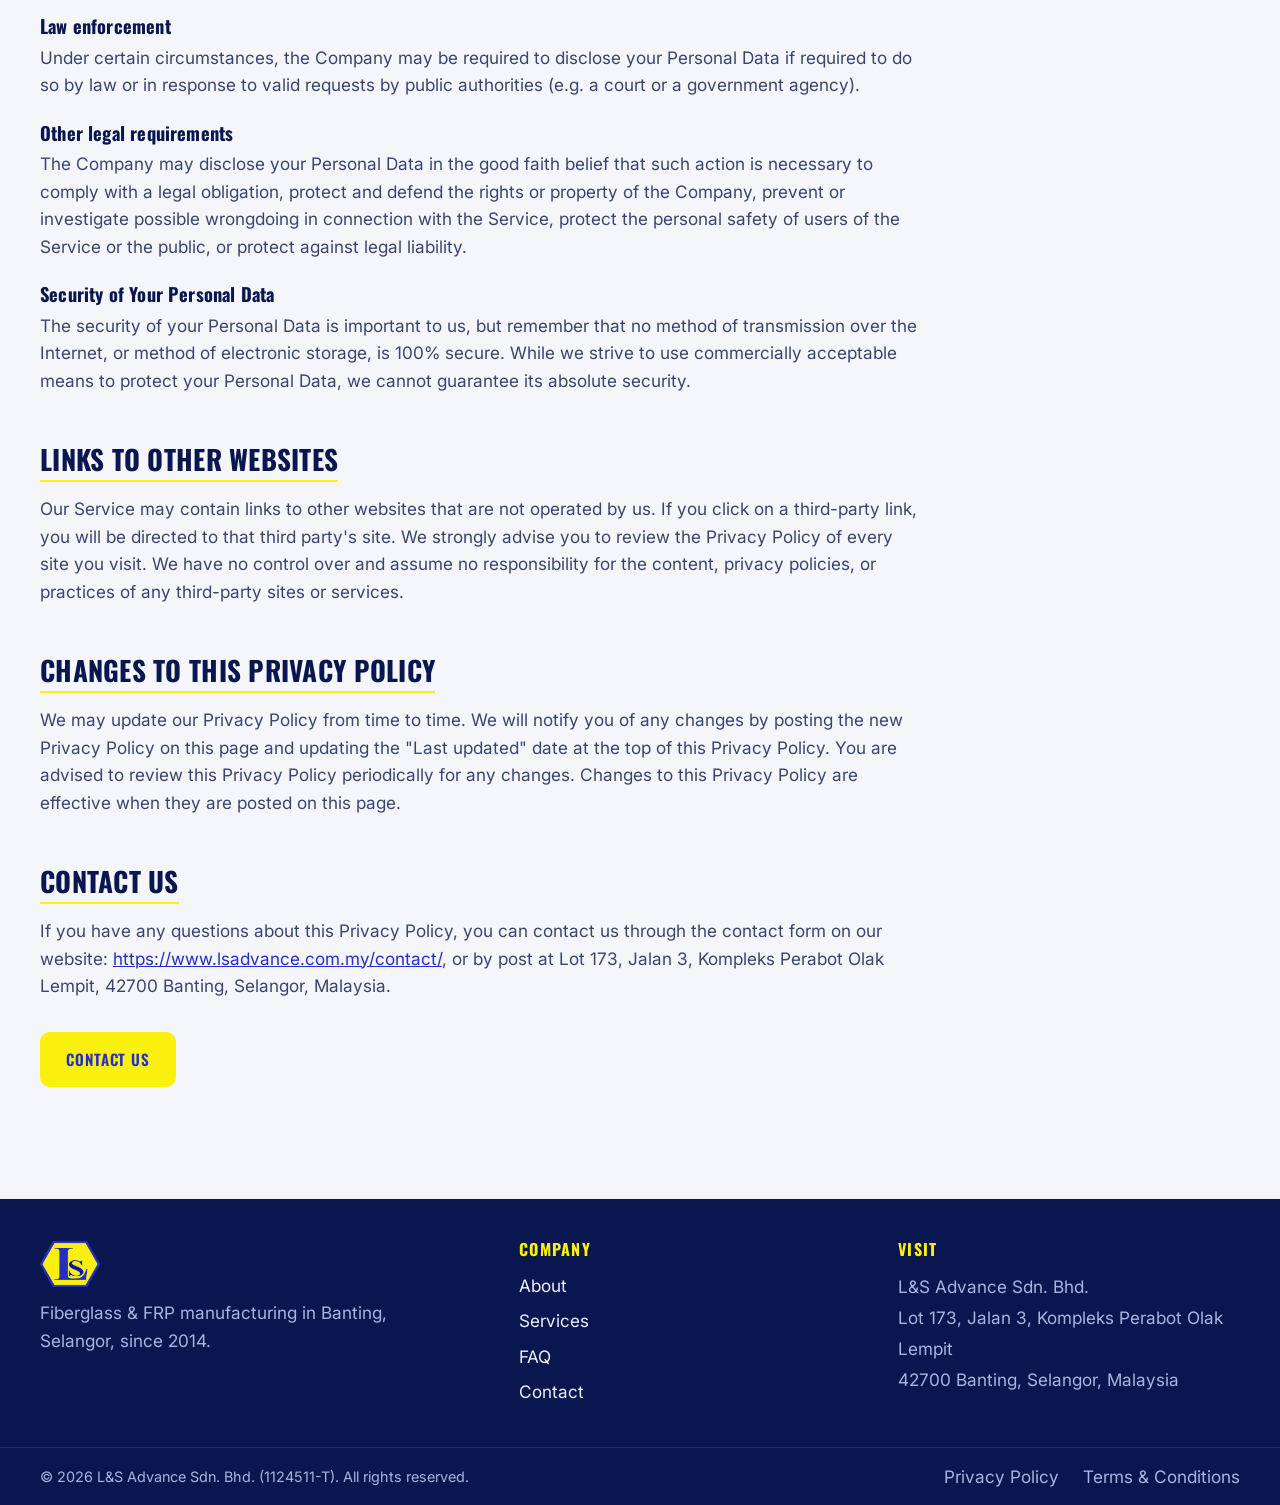
<file: privacy-policy/index.html>
<!doctype html>
<html lang="en">
<head>
  <meta charset="utf-8">
  <meta name="viewport" content="width=device-width, initial-scale=1">

  <title>Privacy Policy — L&amp;S Advance Sdn. Bhd.</title>
  <meta name="description" content="How L&amp;S Advance Sdn. Bhd. collects, uses, and protects your personal data when you use our website.">
  <link rel="canonical" href="https://www.lsadvance.com.my/privacy-policy/">
  <meta name="theme-color" content="#0a1650">
  <meta name="robots" content="index, follow">

  <meta property="og:type" content="website">
  <meta property="og:site_name" content="L&amp;S Advance Sdn. Bhd.">
  <meta property="og:locale" content="en_MY">
  <meta property="og:title" content="Privacy Policy — L&amp;S Advance Sdn. Bhd.">
  <meta property="og:description" content="How L&amp;S Advance Sdn. Bhd. collects, uses, and protects your personal data when you use our website.">
  <meta property="og:url" content="https://www.lsadvance.com.my/privacy-policy/">
  <meta property="og:image" content="https://www.lsadvance.com.my/Assets/LS-Logo-transparent.png">
  <meta name="twitter:card" content="summary">
  <meta name="twitter:title" content="Privacy Policy — L&amp;S Advance Sdn. Bhd.">
  <meta name="twitter:description" content="How L&amp;S Advance Sdn. Bhd. collects, uses, and protects your personal data.">

  <link rel="icon" type="image/svg+xml" href="/Assets/favicon.svg">
  <link rel="icon" type="image/png" href="/Assets/LS-Logo-transparent.png">
  <link rel="apple-touch-icon" href="/Assets/LS-Logo-transparent.png">

  <link rel="preconnect" href="https://fonts.googleapis.com">
  <link rel="preconnect" href="https://fonts.gstatic.com" crossorigin>
  <link href="https://fonts.googleapis.com/css2?family=IBM+Plex+Mono:wght@400;500&family=Inter:wght@400;500;600;700&family=Oswald:wght@400;500;600;700&display=swap" rel="stylesheet">

  <link rel="stylesheet" href="/Assets/css/styles.css">

  <!-- Organization -->
  <script type="application/ld+json">
  {
    "@context": "https://schema.org",
    "@type": "Organization",
    "@id": "https://www.lsadvance.com.my/#organization",
    "name": "L&S Advance Sdn. Bhd.",
    "url": "https://www.lsadvance.com.my/",
    "logo": "https://www.lsadvance.com.my/Assets/LS-Logo-transparent.png",
    "foundingDate": "2014-12-26",
    "email": "enquiry@lsadvance.com.my",
    "contactPoint": {
      "@type": "ContactPoint",
      "email": "enquiry@lsadvance.com.my",
      "contactType": "customer service",
      "areaServed": "MY"
    },
    "address": {
      "@type": "PostalAddress",
      "streetAddress": "Lot 173, Jalan 3, Kompleks Perabot Olak Lempit",
      "addressLocality": "Banting",
      "addressRegion": "Selangor",
      "postalCode": "42700",
      "addressCountry": "MY"
    }
  }
  </script>
</head>
<body>

  <a class="skip-link" href="#main">Skip to content</a>

  <header class="site-header" id="top">
    <nav class="nav" aria-label="Primary">
      <a class="brand" href="/" aria-label="L&amp;S Advance Sdn. Bhd. home">
        <img src="/Assets/LS-Logo-transparent.png" width="837" height="643" alt="L&amp;S Advance Sdn. Bhd. logo" class="brand-logo">
        <span class="brand-name">L&amp;S Advance Sdn. Bhd.</span>
      </a>

      <button class="nav-toggle" id="navToggle" aria-expanded="false" aria-controls="navMenu" aria-label="Toggle navigation menu">
        <span class="nav-toggle-bar"></span>
        <span class="nav-toggle-bar"></span>
        <span class="nav-toggle-bar"></span>
      </button>

      <ul class="nav-menu" id="navMenu">
        <li><a href="/about/">About</a></li>
        <li><a href="/services/">Services</a></li>
        <li><a href="/faq/">FAQ</a></li>
        <li><a href="/contact/">Contact</a></li>
        <li><a class="btn btn-cta nav-cta" href="/contact/">Request a Quote</a></li>
      </ul>
    </nav>
  </header>

  <main id="main">

    <section class="page-hero" aria-labelledby="page-title">
      <div class="wrap">
        <div class="section-head">
          <h1 id="page-title">Privacy Policy</h1>
        </div>
        <p class="page-intro">How we collect, use, and protect your information when you use our website.</p>
      </div>
    </section>

    <section class="band band-light section" aria-label="Privacy Policy">
      <div class="wrap">
        <div class="legal">
          <p class="updated">Last updated: August 11, 2026</p>

          <p>This Privacy Policy describes our policies and procedures on the collection, use, and disclosure of your information when you use the Service, and tells you about your privacy rights and how the law protects you.</p>
          <p>We use your personal data to provide and improve the Service. By using the Service, you agree to the collection and use of information in accordance with this Privacy Policy.</p>

          <h2>Interpretation and Definitions</h2>
          <h3>Interpretation</h3>
          <p>The words of which the initial letter is capitalised have meanings defined under the following conditions. The following definitions shall have the same meaning regardless of whether they appear in singular or in plural.</p>
          <h3>Definitions</h3>
          <p>For the purposes of this Privacy Policy:</p>
          <ul>
            <li><strong>You</strong> means the individual accessing or using the Service, or the company, or other legal entity on behalf of which such individual is accessing or using the Service, as applicable.</li>
            <li><strong>Company</strong> (referred to as either "the Company", "We", "Us" or "Our" in this Agreement) refers to L&amp;S Advance Sdn. Bhd., Lot 173, Jalan 3, Kompleks Perabot Olak Lempit, 42700 Banting, Selangor, Malaysia.</li>
            <li><strong>Website</strong> refers to L&amp;S Advance, accessible from <a href="/">https://www.lsadvance.com.my/</a>.</li>
            <li><strong>Service</strong> refers to the Website.</li>
            <li><strong>Country</strong> refers to: Malaysia.</li>
            <li><strong>Service Provider</strong> means any natural or legal person who processes the data on behalf of the Company. It refers to third-party companies or individuals employed by the Company to facilitate the Service, to provide the Service on behalf of the Company, to perform services related to the Service, or to assist the Company in analysing how the Service is used.</li>
            <li><strong>Personal Data</strong> is any information that relates to an identified or identifiable individual.</li>
            <li><strong>Cookies</strong> are small files that are placed on your computer, mobile device, or any other device by a website, containing the details of your browsing history on that website among its many uses.</li>
            <li><strong>Usage Data</strong> refers to data collected automatically, either generated by the use of the Service or from the Service infrastructure itself (for example, the duration of a page visit).</li>
          </ul>

          <h2>Collecting and Using Your Personal Data</h2>
          <h3>Types of Data Collected</h3>
          <h3>Personal Data</h3>
          <p>While using our Service, we may ask you to provide us with certain personally identifiable information that can be used to contact or identify you. We collect it by fair and lawful means, with your knowledge and consent. Personally identifiable information may include, but is not limited to:</p>
          <ul>
            <li>First name and last name</li>
            <li>Company name</li>
            <li>Phone number</li>
            <li>Email address</li>
            <li>Usage Data</li>
          </ul>
          <h3>Usage Data</h3>
          <p>Usage Data is collected automatically when using the Service. Usage Data may include information such as your device's Internet Protocol address (e.g. IP address), browser type, browser version, the pages of our Service that you visit, the time and date of your visit, the time spent on those pages, unique device identifiers, and other diagnostic data.</p>
          <p>When you access the Service by or through a mobile device, we may collect certain information automatically, including, but not limited to, the type of mobile device you use, your mobile device unique ID, the IP address of your mobile device, your mobile operating system, the type of mobile Internet browser you use, unique device identifiers, and other diagnostic data.</p>

          <h3>Tracking Technologies and Cookies</h3>
          <p>We use Cookies and similar tracking technologies to track the activity on our Service and store certain information. You can instruct your browser to refuse all Cookies or to indicate when a Cookie is being sent. However, if you do not accept Cookies, you may not be able to use some parts of our Service.</p>
          <p>Cookies can be "Persistent" or "Session" Cookies. Persistent Cookies remain on your personal computer or mobile device when you go offline, while Session Cookies are deleted as soon as you close your web browser.</p>

          <h2>Use of Your Personal Data</h2>
          <p>The Company may use Personal Data for the following purposes:</p>
          <ul>
            <li><strong>To provide and maintain our Service</strong>, including to monitor the usage of our Service.</li>
            <li><strong>To contact you:</strong> to contact you by email, telephone calls, SMS, or other equivalent forms of electronic communication regarding updates or informative communications related to the functionalities, products, or contracted services, including security updates, when necessary or reasonable for their implementation.</li>
            <li><strong>To respond to your enquiries:</strong> to attend to and manage requests you submit to us, such as quotation requests made through our contact form.</li>
            <li><strong>For other purposes:</strong> we may use your information for other purposes, such as data analysis, identifying usage trends, and evaluating and improving our Service, products, and your experience.</li>
          </ul>
          <p>We do not share any personally identifying information publicly or with third parties, except when required to by law.</p>

          <h2>Retention of Your Personal Data</h2>
          <p>The Company will retain your Personal Data only for as long as is necessary for the purposes set out in this Privacy Policy. We will retain and use your Personal Data to the extent necessary to comply with our legal obligations, resolve disputes, and enforce our legal agreements and policies. What data we store, we protect within commercially acceptable means to prevent loss and theft, as well as unauthorised access, disclosure, copying, use, or modification.</p>

          <h2>Disclosure of Your Personal Data</h2>
          <h3>Law enforcement</h3>
          <p>Under certain circumstances, the Company may be required to disclose your Personal Data if required to do so by law or in response to valid requests by public authorities (e.g. a court or a government agency).</p>
          <h3>Other legal requirements</h3>
          <p>The Company may disclose your Personal Data in the good faith belief that such action is necessary to comply with a legal obligation, protect and defend the rights or property of the Company, prevent or investigate possible wrongdoing in connection with the Service, protect the personal safety of users of the Service or the public, or protect against legal liability.</p>
          <h3>Security of Your Personal Data</h3>
          <p>The security of your Personal Data is important to us, but remember that no method of transmission over the Internet, or method of electronic storage, is 100% secure. While we strive to use commercially acceptable means to protect your Personal Data, we cannot guarantee its absolute security.</p>

          <h2>Links to Other Websites</h2>
          <p>Our Service may contain links to other websites that are not operated by us. If you click on a third-party link, you will be directed to that third party's site. We strongly advise you to review the Privacy Policy of every site you visit. We have no control over and assume no responsibility for the content, privacy policies, or practices of any third-party sites or services.</p>

          <h2>Changes to this Privacy Policy</h2>
          <p>We may update our Privacy Policy from time to time. We will notify you of any changes by posting the new Privacy Policy on this page and updating the "Last updated" date at the top of this Privacy Policy. You are advised to review this Privacy Policy periodically for any changes. Changes to this Privacy Policy are effective when they are posted on this page.</p>

          <h2>Contact Us</h2>
          <p>If you have any questions about this Privacy Policy, you can contact us through the contact form on our website: <a href="/contact/">https://www.lsadvance.com.my/contact/</a>, or by post at Lot 173, Jalan 3, Kompleks Perabot Olak Lempit, 42700 Banting, Selangor, Malaysia.</p>

          <p style="margin-top:2rem"><a class="btn btn-cta" href="/contact/">Contact Us</a></p>
        </div>
      </div>
    </section>

  </main>

  <footer class="site-footer">
    <div class="wrap footer-grid">
      <div class="footer-brand">
        <img src="/Assets/LS-Logo-transparent.png" width="837" height="643" alt="L&amp;S Advance Sdn. Bhd. logo" class="brand-logo" loading="lazy">
        <p class="footer-tagline">Fiberglass &amp; FRP manufacturing in Banting, Selangor, since 2014.</p>
      </div>

      <div class="footer-col">
        <h4>Company</h4>
        <ul>
          <li><a href="/about/">About</a></li>
          <li><a href="/services/">Services</a></li>
          <li><a href="/faq/">FAQ</a></li>
          <li><a href="/contact/">Contact</a></li>
        </ul>
      </div>

      <div class="footer-col">
        <h4>Visit</h4>
        <address>
          L&amp;S Advance Sdn. Bhd.<br>
          Lot 173, Jalan 3, Kompleks Perabot Olak Lempit<br>
          42700 Banting, Selangor, Malaysia
        </address>
      </div>
    </div>
    <div class="footer-bottom">
      <div class="wrap footer-bottom-inner">
        <p class="footer-copy">&copy; <span id="year">2026</span> L&amp;S Advance Sdn. Bhd. (1124511-T). All rights reserved.</p>
        <nav class="footer-legal" aria-label="Legal">
          <a href="/privacy-policy/">Privacy Policy</a>
          <a href="/terms-conditions/">Terms &amp; Conditions</a>
        </nav>
      </div>
    </div>
  </footer>

  <script src="/Assets/js/main.js" defer></script>
</body>
</html>
</file>
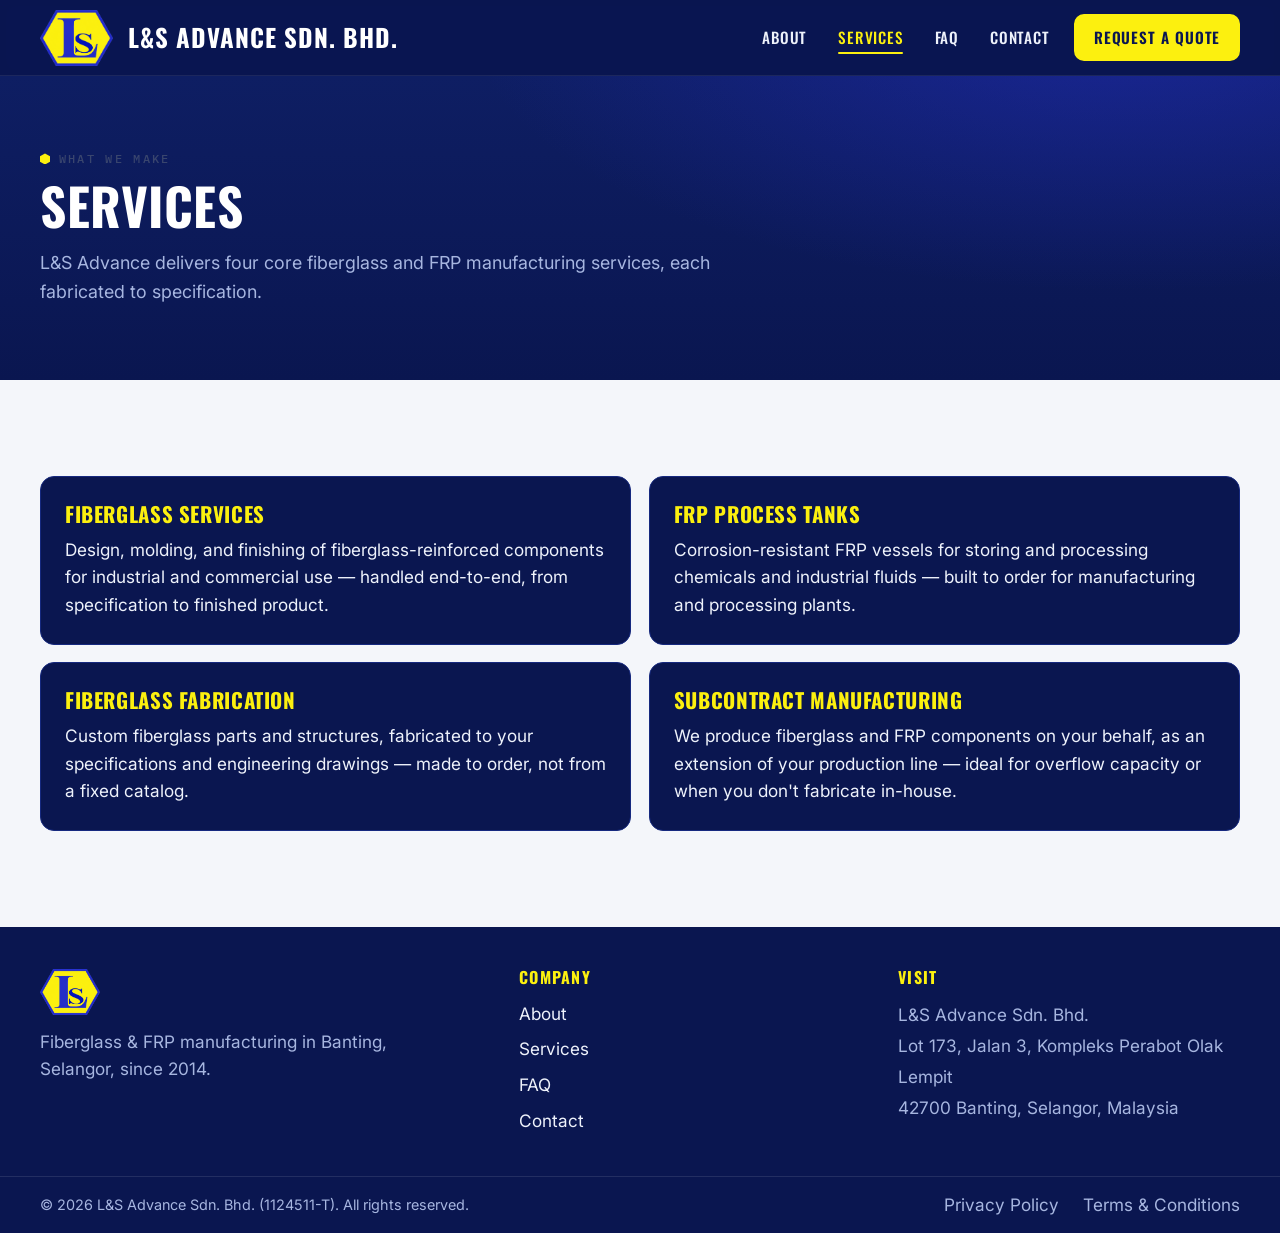
<file: services/index.html>
<!doctype html>
<html lang="en">
<head>
  <meta charset="utf-8">
  <meta name="viewport" content="width=device-width, initial-scale=1">

  <title>Services — Fiberglass, FRP Process Tanks &amp; Subcontract Manufacturing | L&amp;S Advance</title>
  <meta name="description" content="L&amp;S Advance provides fiberglass services, FRP process tanks, custom fiberglass fabrication, and subcontract manufacturing in Banting, Selangor, Malaysia.">
  <link rel="canonical" href="https://www.lsadvance.com.my/services/">
  <meta name="theme-color" content="#0a1650">
  <meta name="robots" content="index, follow">

  <meta property="og:type" content="website">
  <meta property="og:site_name" content="L&amp;S Advance Sdn. Bhd.">
  <meta property="og:locale" content="en_MY">
  <meta property="og:title" content="Services — Fiberglass, FRP Process Tanks &amp; Subcontract Manufacturing | L&amp;S Advance">
  <meta property="og:description" content="Fiberglass services, FRP process tanks, custom fiberglass fabrication, and subcontract manufacturing in Malaysia.">
  <meta property="og:url" content="https://www.lsadvance.com.my/services/">
  <meta property="og:image" content="https://www.lsadvance.com.my/Assets/LS-Logo-transparent.png">
  <meta name="twitter:card" content="summary">
  <meta name="twitter:title" content="Services | L&amp;S Advance Sdn. Bhd.">
  <meta name="twitter:description" content="Fiberglass services, FRP process tanks, fiberglass fabrication, and subcontract manufacturing in Malaysia.">

  <link rel="icon" type="image/svg+xml" href="/Assets/favicon.svg">
  <link rel="icon" type="image/png" href="/Assets/LS-Logo-transparent.png">
  <link rel="apple-touch-icon" href="/Assets/LS-Logo-transparent.png">

  <link rel="preconnect" href="https://fonts.googleapis.com">
  <link rel="preconnect" href="https://fonts.gstatic.com" crossorigin>
  <link href="https://fonts.googleapis.com/css2?family=IBM+Plex+Mono:wght@400;500&family=Inter:wght@400;500;600;700&family=Oswald:wght@400;500;600;700&display=swap" rel="stylesheet">

  <link rel="stylesheet" href="/Assets/css/styles.css">

  <!-- Organization -->
  <script type="application/ld+json">
  {
    "@context": "https://schema.org",
    "@type": "Organization",
    "@id": "https://www.lsadvance.com.my/#organization",
    "name": "L&S Advance Sdn. Bhd.",
    "url": "https://www.lsadvance.com.my/",
    "logo": "https://www.lsadvance.com.my/Assets/LS-Logo-transparent.png",
    "foundingDate": "2014-12-26",
    "email": "enquiry@lsadvance.com.my",
    "contactPoint": {
      "@type": "ContactPoint",
      "email": "enquiry@lsadvance.com.my",
      "contactType": "customer service",
      "areaServed": "MY"
    },
    "address": {
      "@type": "PostalAddress",
      "streetAddress": "Lot 173, Jalan 3, Kompleks Perabot Olak Lempit",
      "addressLocality": "Banting",
      "addressRegion": "Selangor",
      "postalCode": "42700",
      "addressCountry": "MY"
    }
  }
  </script>

  <!-- LocalBusiness (present sitewide for consistency) -->
  <script type="application/ld+json">
  {
    "@context": "https://schema.org",
    "@type": "LocalBusiness",
    "@id": "https://www.lsadvance.com.my/#business",
    "name": "L&S Advance Sdn. Bhd.",
    "url": "https://www.lsadvance.com.my/",
    "image": "https://www.lsadvance.com.my/Assets/LS-Logo-transparent.png",
    "description": "Fiberglass and FRP (Fiber Reinforced Plastic) manufacturer in Banting, Selangor, Malaysia, specializing in FRP process tanks, fiberglass fabrication, and subcontract manufacturing since 2014.",
    "foundingDate": "2014-12-26",
    "email": "enquiry@lsadvance.com.my",
    "contactPoint": {
      "@type": "ContactPoint",
      "email": "enquiry@lsadvance.com.my",
      "contactType": "customer service",
      "areaServed": "MY"
    },
    "address": {
      "@type": "PostalAddress",
      "streetAddress": "Lot 173, Jalan 3, Kompleks Perabot Olak Lempit",
      "addressLocality": "Banting",
      "addressRegion": "Selangor",
      "postalCode": "42700",
      "addressCountry": "MY"
    },
    "areaServed": { "@type": "Country", "name": "Malaysia" }
  }
  </script>

  <!-- Services (this page) -->
  <script type="application/ld+json">
  {
    "@context": "https://schema.org",
    "@type": "Service",
    "@id": "https://www.lsadvance.com.my/services/#fiberglass-services",
    "url": "https://www.lsadvance.com.my/services/",
    "serviceType": "Fiberglass Services",
    "provider": { "@id": "https://www.lsadvance.com.my/#organization" },
    "areaServed": { "@type": "Country", "name": "Malaysia" },
    "description": "Design, molding, and finishing of fiberglass-reinforced components for industrial and commercial applications, handled end-to-end from specification to finished product."
  }
  </script>
  <script type="application/ld+json">
  {
    "@context": "https://schema.org",
    "@type": "Service",
    "@id": "https://www.lsadvance.com.my/services/#frp-process-tanks",
    "url": "https://www.lsadvance.com.my/services/",
    "serviceType": "FRP Process Tanks",
    "provider": { "@id": "https://www.lsadvance.com.my/#organization" },
    "areaServed": { "@type": "Country", "name": "Malaysia" },
    "description": "Fabrication of corrosion-resistant FRP (Fiber Reinforced Plastic) process tanks used to store or process chemicals and industrial fluids in manufacturing and processing plants."
  }
  </script>
  <script type="application/ld+json">
  {
    "@context": "https://schema.org",
    "@type": "Service",
    "@id": "https://www.lsadvance.com.my/services/#fiberglass-fabrication",
    "url": "https://www.lsadvance.com.my/services/",
    "serviceType": "Fiberglass Fabrication",
    "provider": { "@id": "https://www.lsadvance.com.my/#organization" },
    "areaServed": { "@type": "Country", "name": "Malaysia" },
    "description": "Custom manufacturing of fiberglass parts and structures built to a client's own specifications and engineering drawings."
  }
  </script>
  <script type="application/ld+json">
  {
    "@context": "https://schema.org",
    "@type": "Service",
    "@id": "https://www.lsadvance.com.my/services/#subcontract-manufacturing",
    "url": "https://www.lsadvance.com.my/services/",
    "serviceType": "Subcontract Manufacturing",
    "provider": { "@id": "https://www.lsadvance.com.my/#organization" },
    "areaServed": { "@type": "Country", "name": "Malaysia" },
    "description": "Production of fiberglass and FRP components on behalf of other companies, working to their specifications as an extension of their own production line."
  }
  </script>
</head>
<body>

  <a class="skip-link" href="#main">Skip to content</a>

  <header class="site-header" id="top">
    <nav class="nav" aria-label="Primary">
      <a class="brand" href="/" aria-label="L&amp;S Advance Sdn. Bhd. home">
        <img src="/Assets/LS-Logo-transparent.png" width="837" height="643" alt="L&amp;S Advance Sdn. Bhd. logo" class="brand-logo">
        <span class="brand-name">L&amp;S Advance Sdn. Bhd.</span>
      </a>

      <button class="nav-toggle" id="navToggle" aria-expanded="false" aria-controls="navMenu" aria-label="Toggle navigation menu">
        <span class="nav-toggle-bar"></span>
        <span class="nav-toggle-bar"></span>
        <span class="nav-toggle-bar"></span>
      </button>

      <ul class="nav-menu" id="navMenu">
        <li><a href="/about/">About</a></li>
        <li><a href="/services/" aria-current="page">Services</a></li>
        <li><a href="/faq/">FAQ</a></li>
        <li><a href="/contact/">Contact</a></li>
        <li><a class="btn btn-cta nav-cta" href="/contact/">Request a Quote</a></li>
      </ul>
    </nav>
  </header>

  <main id="main">

    <section class="page-hero" aria-labelledby="page-title">
      <div class="wrap">
        <div class="section-head">
          <p class="kicker"><span class="kicker-hex" aria-hidden="true"></span>What We Make</p>
          <h1 id="page-title">Services</h1>
        </div>
        <p class="page-intro">L&amp;S Advance delivers four core fiberglass and FRP manufacturing services, each fabricated to specification.</p>
      </div>
    </section>

    <section class="band band-light section" aria-label="Services">
      <div class="wrap">
        <div class="services-grid">
          <article class="service-card" id="fiberglass-services">
            <h2>Fiberglass Services</h2>
            <p>Design, molding, and finishing of fiberglass-reinforced components for industrial and commercial use — handled end-to-end, from specification to finished product.</p>
          </article>

          <article class="service-card" id="frp-process-tanks">
            <h2>FRP Process Tanks</h2>
            <p>Corrosion-resistant FRP vessels for storing and processing chemicals and industrial fluids — built to order for manufacturing and processing plants.</p>
          </article>

          <article class="service-card" id="fiberglass-fabrication">
            <h2>Fiberglass Fabrication</h2>
            <p>Custom fiberglass parts and structures, fabricated to your specifications and engineering drawings — made to order, not from a fixed catalog.</p>
          </article>

          <article class="service-card" id="subcontract-manufacturing">
            <h2>Subcontract Manufacturing</h2>
            <p>We produce fiberglass and FRP components on your behalf, as an extension of your production line — ideal for overflow capacity or when you don't fabricate in-house.</p>
          </article>
        </div>

      </div>
    </section>

  </main>

  <footer class="site-footer">
    <div class="wrap footer-grid">
      <div class="footer-brand">
        <img src="/Assets/LS-Logo-transparent.png" width="837" height="643" alt="L&amp;S Advance Sdn. Bhd. logo" class="brand-logo" loading="lazy">
        <p class="footer-tagline">Fiberglass &amp; FRP manufacturing in Banting, Selangor, since 2014.</p>
      </div>

      <div class="footer-col">
        <h4>Company</h4>
        <ul>
          <li><a href="/about/">About</a></li>
          <li><a href="/services/">Services</a></li>
          <li><a href="/faq/">FAQ</a></li>
          <li><a href="/contact/">Contact</a></li>
        </ul>
      </div>

      <div class="footer-col">
        <h4>Visit</h4>
        <address>
          L&amp;S Advance Sdn. Bhd.<br>
          Lot 173, Jalan 3, Kompleks Perabot Olak Lempit<br>
          42700 Banting, Selangor, Malaysia
        </address>
      </div>
    </div>
    <div class="footer-bottom">
      <div class="wrap footer-bottom-inner">
        <p class="footer-copy">&copy; <span id="year">2026</span> L&amp;S Advance Sdn. Bhd. (1124511-T). All rights reserved.</p>
        <nav class="footer-legal" aria-label="Legal">
          <a href="/privacy-policy/">Privacy Policy</a>
          <a href="/terms-conditions/">Terms &amp; Conditions</a>
        </nav>
      </div>
    </div>
  </footer>

  <script src="/Assets/js/main.js" defer></script>
</body>
</html>
</file>
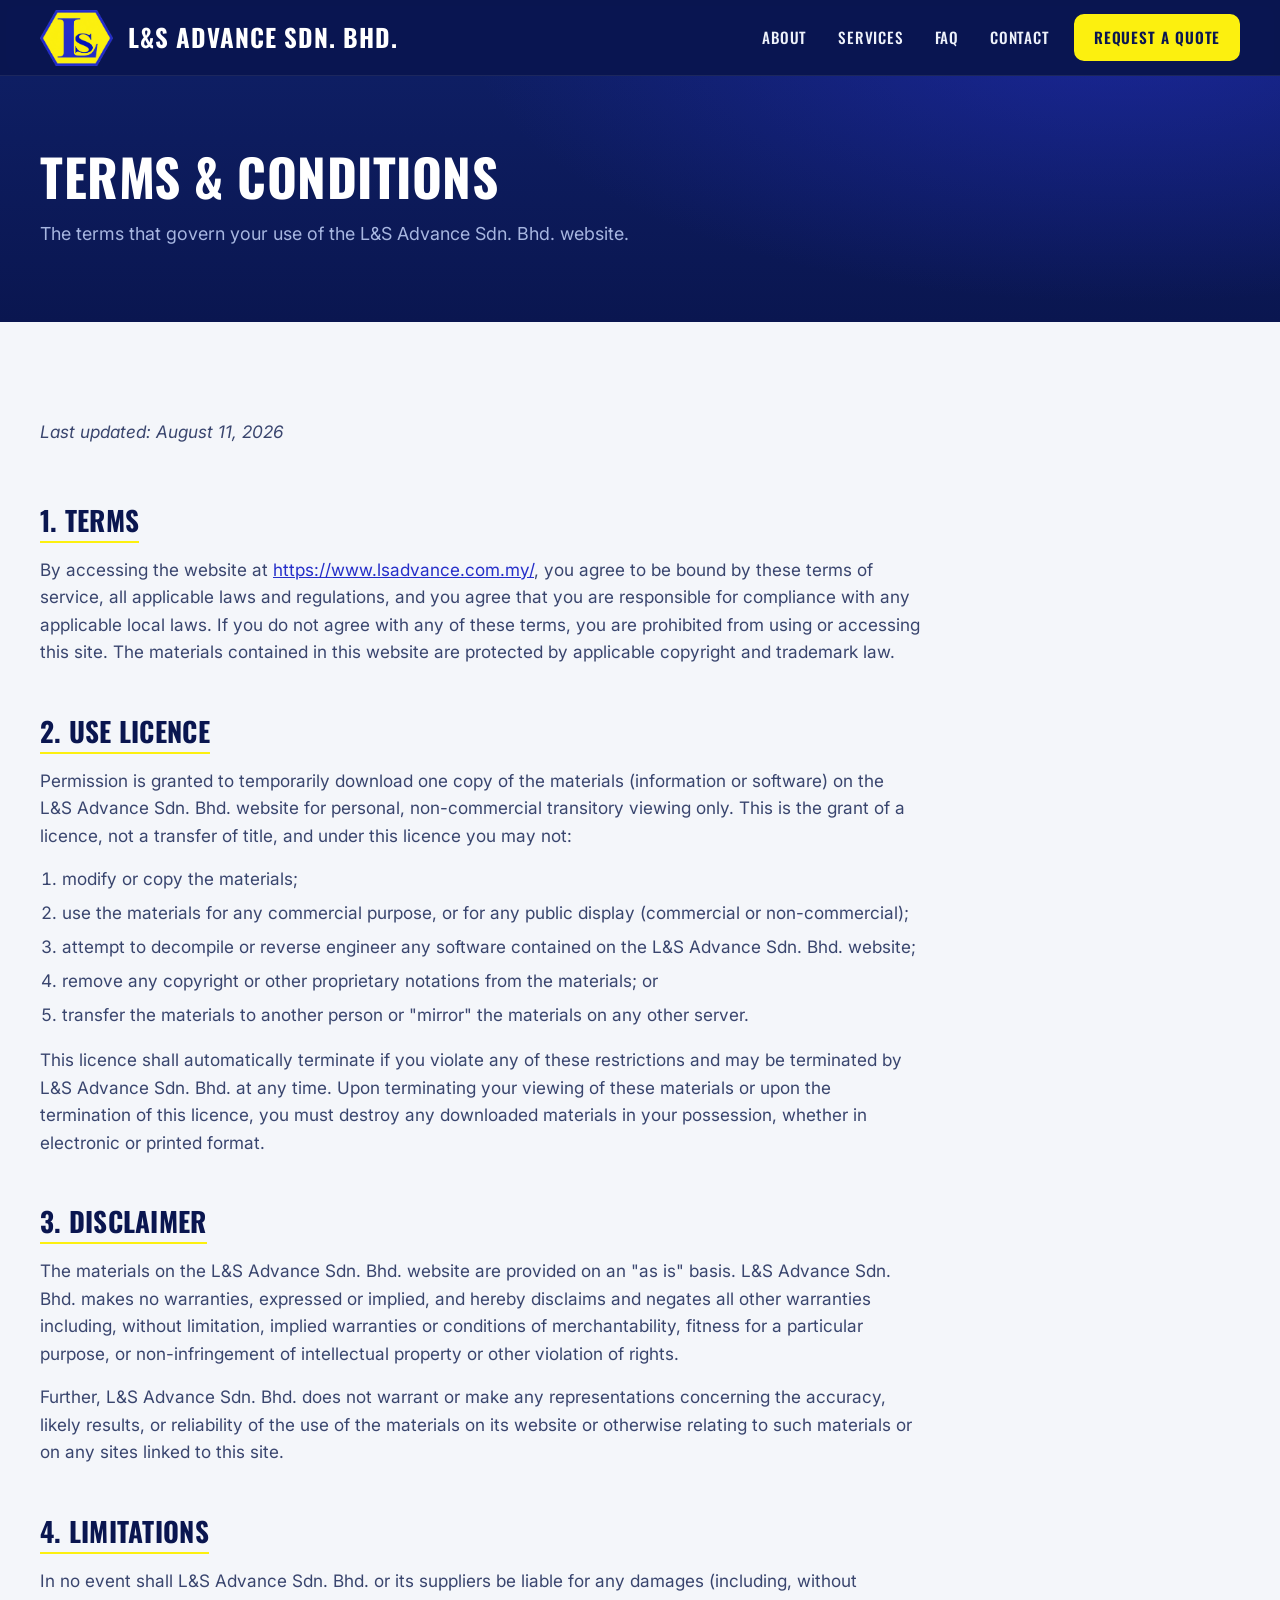
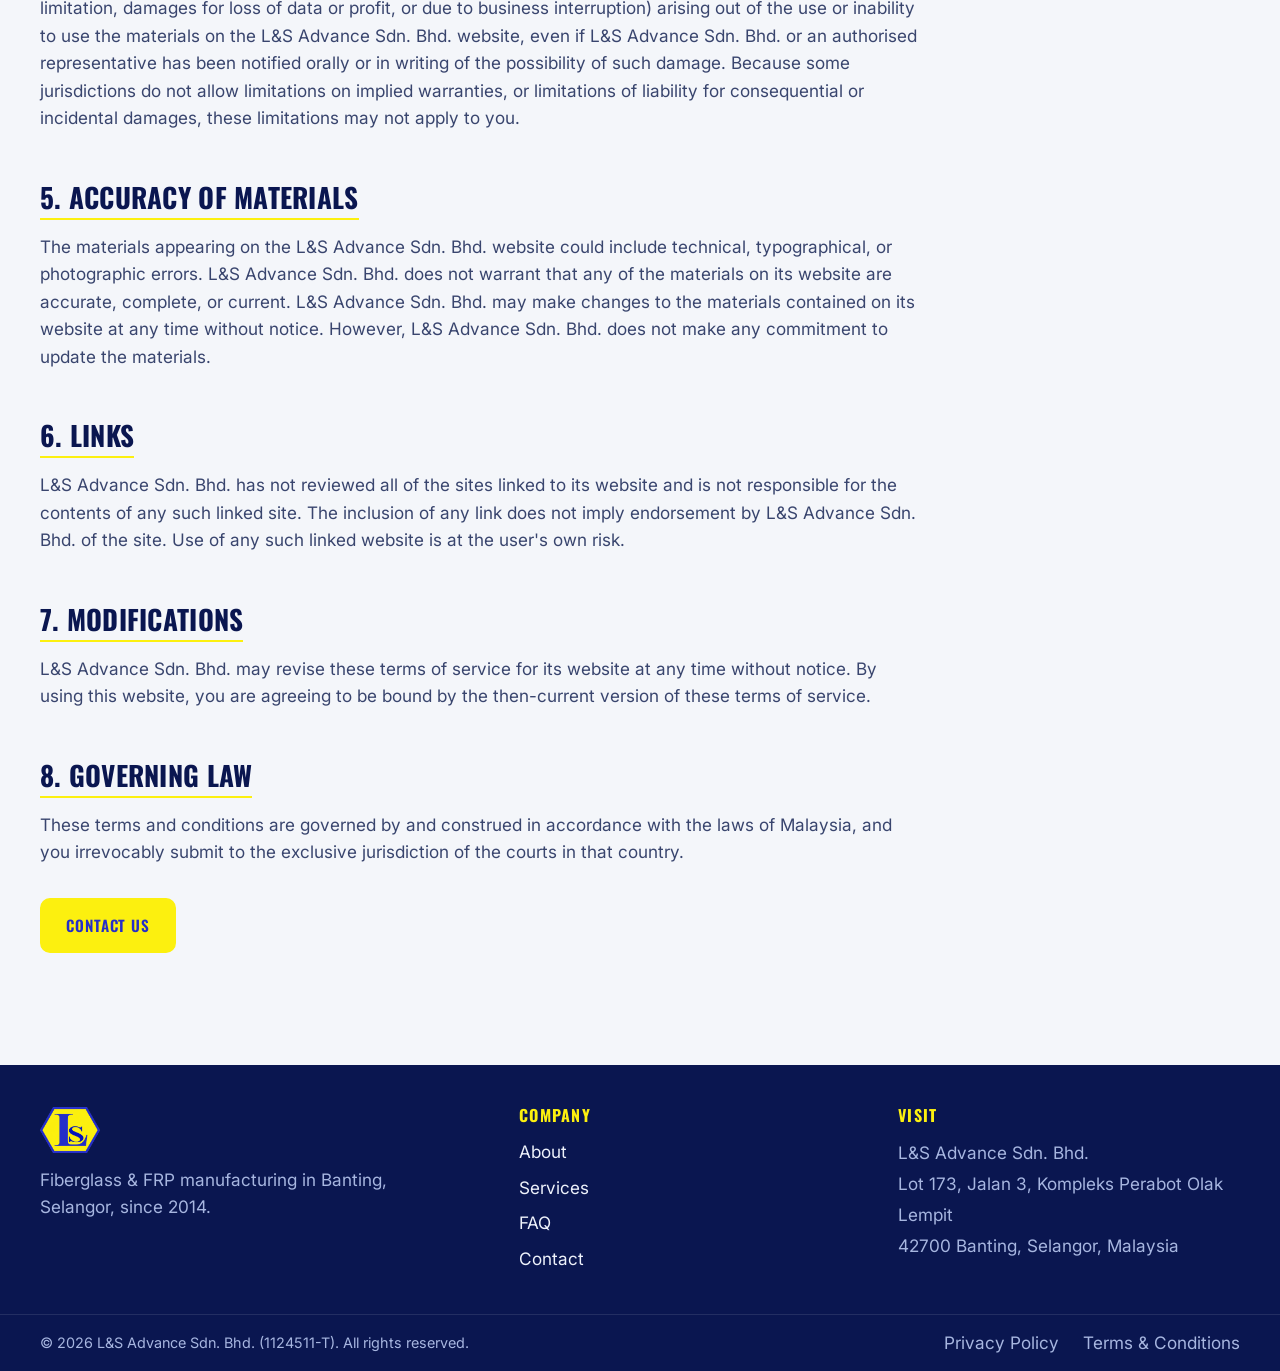
<file: terms-conditions/index.html>
<!doctype html>
<html lang="en">
<head>
  <meta charset="utf-8">
  <meta name="viewport" content="width=device-width, initial-scale=1">

  <title>Terms &amp; Conditions — L&amp;S Advance Sdn. Bhd.</title>
  <meta name="description" content="Terms and conditions for using the L&amp;S Advance Sdn. Bhd. website.">
  <link rel="canonical" href="https://www.lsadvance.com.my/terms-conditions/">
  <meta name="theme-color" content="#0a1650">
  <meta name="robots" content="index, follow">

  <meta property="og:type" content="website">
  <meta property="og:site_name" content="L&amp;S Advance Sdn. Bhd.">
  <meta property="og:locale" content="en_MY">
  <meta property="og:title" content="Terms &amp; Conditions — L&amp;S Advance Sdn. Bhd.">
  <meta property="og:description" content="Terms and conditions for using the L&amp;S Advance Sdn. Bhd. website.">
  <meta property="og:url" content="https://www.lsadvance.com.my/terms-conditions/">
  <meta property="og:image" content="https://www.lsadvance.com.my/Assets/LS-Logo-transparent.png">
  <meta name="twitter:card" content="summary">
  <meta name="twitter:title" content="Terms &amp; Conditions — L&amp;S Advance Sdn. Bhd.">
  <meta name="twitter:description" content="Terms and conditions for using the L&amp;S Advance Sdn. Bhd. website.">

  <link rel="icon" type="image/svg+xml" href="/Assets/favicon.svg">
  <link rel="icon" type="image/png" href="/Assets/LS-Logo-transparent.png">
  <link rel="apple-touch-icon" href="/Assets/LS-Logo-transparent.png">

  <link rel="preconnect" href="https://fonts.googleapis.com">
  <link rel="preconnect" href="https://fonts.gstatic.com" crossorigin>
  <link href="https://fonts.googleapis.com/css2?family=IBM+Plex+Mono:wght@400;500&family=Inter:wght@400;500;600;700&family=Oswald:wght@400;500;600;700&display=swap" rel="stylesheet">

  <link rel="stylesheet" href="/Assets/css/styles.css">

  <!-- Organization -->
  <script type="application/ld+json">
  {
    "@context": "https://schema.org",
    "@type": "Organization",
    "@id": "https://www.lsadvance.com.my/#organization",
    "name": "L&S Advance Sdn. Bhd.",
    "url": "https://www.lsadvance.com.my/",
    "logo": "https://www.lsadvance.com.my/Assets/LS-Logo-transparent.png",
    "foundingDate": "2014-12-26",
    "email": "enquiry@lsadvance.com.my",
    "contactPoint": {
      "@type": "ContactPoint",
      "email": "enquiry@lsadvance.com.my",
      "contactType": "customer service",
      "areaServed": "MY"
    },
    "address": {
      "@type": "PostalAddress",
      "streetAddress": "Lot 173, Jalan 3, Kompleks Perabot Olak Lempit",
      "addressLocality": "Banting",
      "addressRegion": "Selangor",
      "postalCode": "42700",
      "addressCountry": "MY"
    }
  }
  </script>
</head>
<body>

  <a class="skip-link" href="#main">Skip to content</a>

  <header class="site-header" id="top">
    <nav class="nav" aria-label="Primary">
      <a class="brand" href="/" aria-label="L&amp;S Advance Sdn. Bhd. home">
        <img src="/Assets/LS-Logo-transparent.png" width="837" height="643" alt="L&amp;S Advance Sdn. Bhd. logo" class="brand-logo">
        <span class="brand-name">L&amp;S Advance Sdn. Bhd.</span>
      </a>

      <button class="nav-toggle" id="navToggle" aria-expanded="false" aria-controls="navMenu" aria-label="Toggle navigation menu">
        <span class="nav-toggle-bar"></span>
        <span class="nav-toggle-bar"></span>
        <span class="nav-toggle-bar"></span>
      </button>

      <ul class="nav-menu" id="navMenu">
        <li><a href="/about/">About</a></li>
        <li><a href="/services/">Services</a></li>
        <li><a href="/faq/">FAQ</a></li>
        <li><a href="/contact/">Contact</a></li>
        <li><a class="btn btn-cta nav-cta" href="/contact/">Request a Quote</a></li>
      </ul>
    </nav>
  </header>

  <main id="main">

    <section class="page-hero" aria-labelledby="page-title">
      <div class="wrap">
        <div class="section-head">
          <h1 id="page-title">Terms &amp; Conditions</h1>
        </div>
        <p class="page-intro">The terms that govern your use of the L&amp;S Advance Sdn. Bhd. website.</p>
      </div>
    </section>

    <section class="band band-light section" aria-label="Terms and Conditions">
      <div class="wrap">
        <div class="legal">
          <p class="updated">Last updated: August 11, 2026</p>

          <h2>1. Terms</h2>
          <p>By accessing the website at <a href="/">https://www.lsadvance.com.my/</a>, you agree to be bound by these terms of service, all applicable laws and regulations, and you agree that you are responsible for compliance with any applicable local laws. If you do not agree with any of these terms, you are prohibited from using or accessing this site. The materials contained in this website are protected by applicable copyright and trademark law.</p>

          <h2>2. Use Licence</h2>
          <p>Permission is granted to temporarily download one copy of the materials (information or software) on the L&amp;S Advance Sdn. Bhd. website for personal, non-commercial transitory viewing only. This is the grant of a licence, not a transfer of title, and under this licence you may not:</p>
          <ol>
            <li>modify or copy the materials;</li>
            <li>use the materials for any commercial purpose, or for any public display (commercial or non-commercial);</li>
            <li>attempt to decompile or reverse engineer any software contained on the L&amp;S Advance Sdn. Bhd. website;</li>
            <li>remove any copyright or other proprietary notations from the materials; or</li>
            <li>transfer the materials to another person or "mirror" the materials on any other server.</li>
          </ol>
          <p>This licence shall automatically terminate if you violate any of these restrictions and may be terminated by L&amp;S Advance Sdn. Bhd. at any time. Upon terminating your viewing of these materials or upon the termination of this licence, you must destroy any downloaded materials in your possession, whether in electronic or printed format.</p>

          <h2>3. Disclaimer</h2>
          <p>The materials on the L&amp;S Advance Sdn. Bhd. website are provided on an "as is" basis. L&amp;S Advance Sdn. Bhd. makes no warranties, expressed or implied, and hereby disclaims and negates all other warranties including, without limitation, implied warranties or conditions of merchantability, fitness for a particular purpose, or non-infringement of intellectual property or other violation of rights.</p>
          <p>Further, L&amp;S Advance Sdn. Bhd. does not warrant or make any representations concerning the accuracy, likely results, or reliability of the use of the materials on its website or otherwise relating to such materials or on any sites linked to this site.</p>

          <h2>4. Limitations</h2>
          <p>In no event shall L&amp;S Advance Sdn. Bhd. or its suppliers be liable for any damages (including, without limitation, damages for loss of data or profit, or due to business interruption) arising out of the use or inability to use the materials on the L&amp;S Advance Sdn. Bhd. website, even if L&amp;S Advance Sdn. Bhd. or an authorised representative has been notified orally or in writing of the possibility of such damage. Because some jurisdictions do not allow limitations on implied warranties, or limitations of liability for consequential or incidental damages, these limitations may not apply to you.</p>

          <h2>5. Accuracy of materials</h2>
          <p>The materials appearing on the L&amp;S Advance Sdn. Bhd. website could include technical, typographical, or photographic errors. L&amp;S Advance Sdn. Bhd. does not warrant that any of the materials on its website are accurate, complete, or current. L&amp;S Advance Sdn. Bhd. may make changes to the materials contained on its website at any time without notice. However, L&amp;S Advance Sdn. Bhd. does not make any commitment to update the materials.</p>

          <h2>6. Links</h2>
          <p>L&amp;S Advance Sdn. Bhd. has not reviewed all of the sites linked to its website and is not responsible for the contents of any such linked site. The inclusion of any link does not imply endorsement by L&amp;S Advance Sdn. Bhd. of the site. Use of any such linked website is at the user's own risk.</p>

          <h2>7. Modifications</h2>
          <p>L&amp;S Advance Sdn. Bhd. may revise these terms of service for its website at any time without notice. By using this website, you are agreeing to be bound by the then-current version of these terms of service.</p>

          <h2>8. Governing Law</h2>
          <p>These terms and conditions are governed by and construed in accordance with the laws of Malaysia, and you irrevocably submit to the exclusive jurisdiction of the courts in that country.</p>

          <p style="margin-top:2rem"><a class="btn btn-cta" href="/contact/">Contact Us</a></p>
        </div>
      </div>
    </section>

  </main>

  <footer class="site-footer">
    <div class="wrap footer-grid">
      <div class="footer-brand">
        <img src="/Assets/LS-Logo-transparent.png" width="837" height="643" alt="L&amp;S Advance Sdn. Bhd. logo" class="brand-logo" loading="lazy">
        <p class="footer-tagline">Fiberglass &amp; FRP manufacturing in Banting, Selangor, since 2014.</p>
      </div>

      <div class="footer-col">
        <h4>Company</h4>
        <ul>
          <li><a href="/about/">About</a></li>
          <li><a href="/services/">Services</a></li>
          <li><a href="/faq/">FAQ</a></li>
          <li><a href="/contact/">Contact</a></li>
        </ul>
      </div>

      <div class="footer-col">
        <h4>Visit</h4>
        <address>
          L&amp;S Advance Sdn. Bhd.<br>
          Lot 173, Jalan 3, Kompleks Perabot Olak Lempit<br>
          42700 Banting, Selangor, Malaysia
        </address>
      </div>
    </div>
    <div class="footer-bottom">
      <div class="wrap footer-bottom-inner">
        <p class="footer-copy">&copy; <span id="year">2026</span> L&amp;S Advance Sdn. Bhd. (1124511-T). All rights reserved.</p>
        <nav class="footer-legal" aria-label="Legal">
          <a href="/privacy-policy/">Privacy Policy</a>
          <a href="/terms-conditions/">Terms &amp; Conditions</a>
        </nav>
      </div>
    </div>
  </footer>

  <script src="/Assets/js/main.js" defer></script>
</body>
</html>
</file>
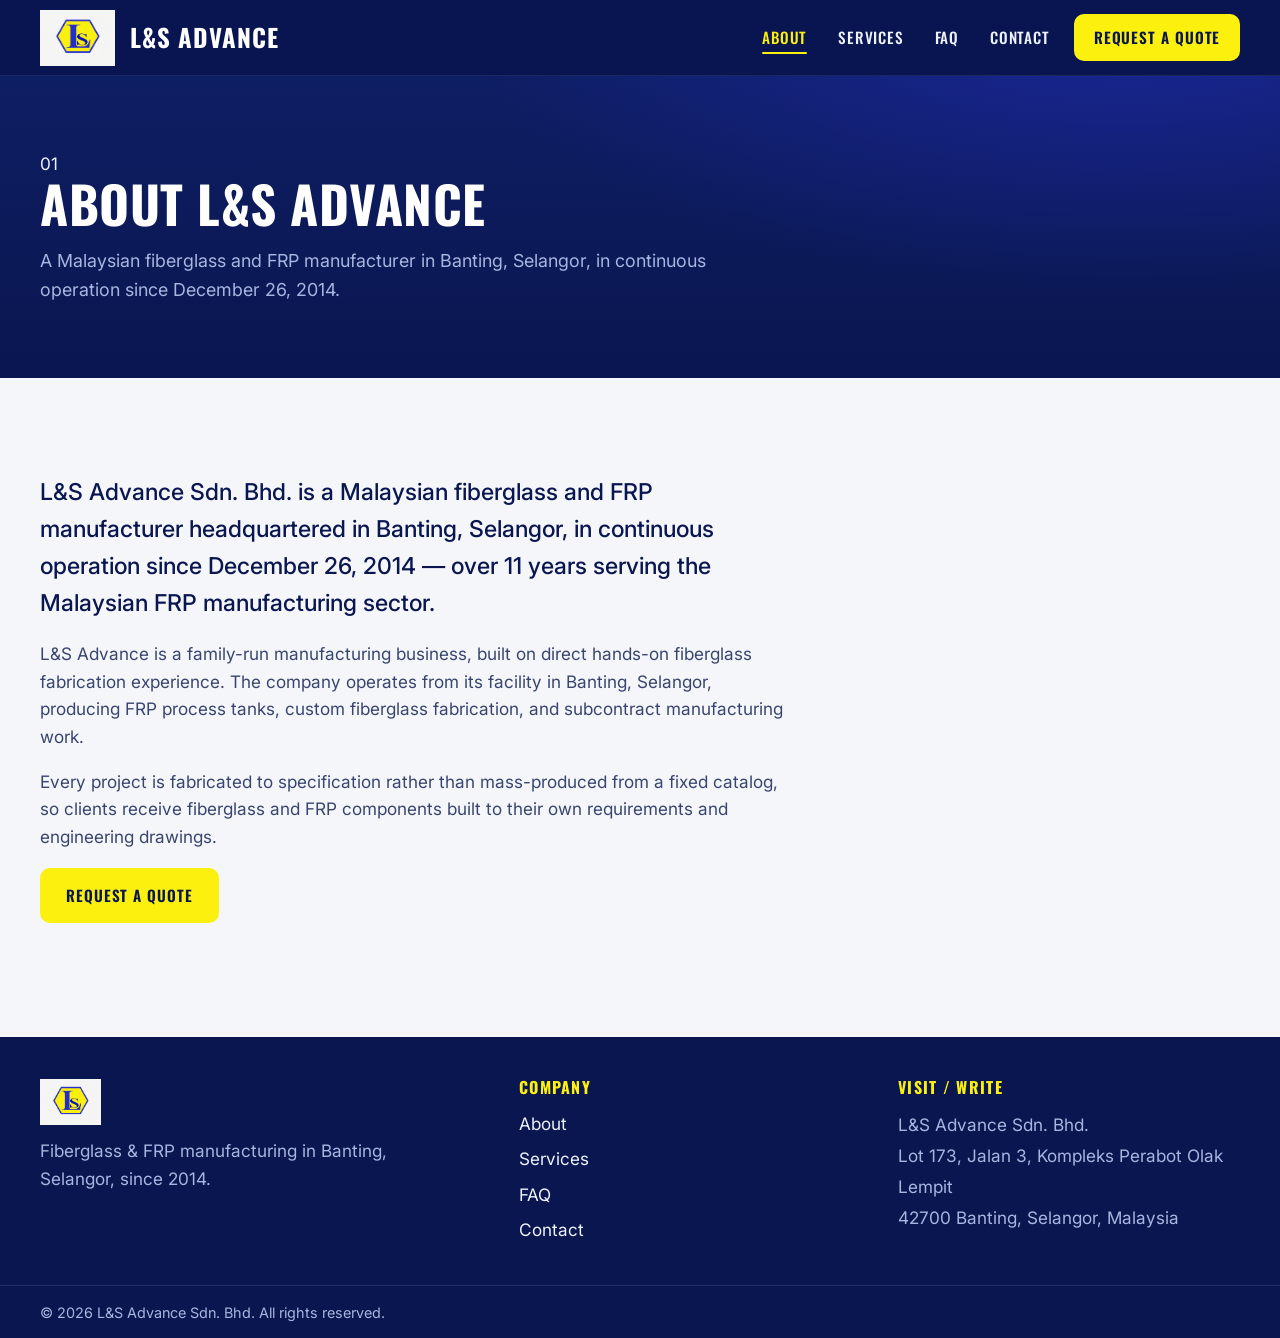
<file: about.html>
<!doctype html>
<html lang="en">
<head>
  <meta charset="utf-8">
  <meta name="viewport" content="width=device-width, initial-scale=1">

  <title>About L&amp;S Advance Sdn. Bhd. — Fiberglass &amp; FRP Manufacturer Since 2014</title>
  <meta name="description" content="L&amp;S Advance Sdn. Bhd. is a family-run fiberglass and FRP manufacturer in Banting, Selangor, Malaysia, in continuous operation since December 2014.">
  <link rel="canonical" href="https://lsadvance.com.my/about.html">
  <meta name="theme-color" content="#0a1650">
  <meta name="robots" content="index, follow">

  <meta property="og:type" content="website">
  <meta property="og:site_name" content="L&amp;S Advance Sdn. Bhd.">
  <meta property="og:locale" content="en_MY">
  <meta property="og:title" content="About L&amp;S Advance Sdn. Bhd. — Fiberglass &amp; FRP Manufacturer Since 2014">
  <meta property="og:description" content="Family-run fiberglass and FRP manufacturer in Banting, Selangor, Malaysia, in operation since December 2014.">
  <meta property="og:url" content="https://lsadvance.com.my/about.html">
  <meta property="og:image" content="https://lsadvance.com.my/Assets/LS%20Logo.png">
  <meta name="twitter:card" content="summary">
  <meta name="twitter:title" content="About L&amp;S Advance Sdn. Bhd.">
  <meta name="twitter:description" content="Family-run fiberglass and FRP manufacturer in Banting, Selangor, Malaysia, since 2014.">

  <link rel="icon" type="image/svg+xml" href="Assets/favicon.svg">
  <link rel="icon" type="image/png" href="Assets/LS Logo.png">
  <link rel="apple-touch-icon" href="Assets/LS Logo.png">

  <link rel="preconnect" href="https://fonts.googleapis.com">
  <link rel="preconnect" href="https://fonts.gstatic.com" crossorigin>
  <link href="https://fonts.googleapis.com/css2?family=Inter:wght@400;500;600;700&family=Oswald:wght@400;500;600;700&display=swap" rel="stylesheet">

  <link rel="stylesheet" href="Assets/css/styles.css">

  <!-- Organization -->
  <script type="application/ld+json">
  {
    "@context": "https://schema.org",
    "@type": "Organization",
    "@id": "https://lsadvance.com.my/#organization",
    "name": "L&S Advance Sdn. Bhd.",
    "url": "https://lsadvance.com.my/",
    "logo": "https://lsadvance.com.my/Assets/LS%20Logo.png",
    "foundingDate": "2014-12-26",
    "address": {
      "@type": "PostalAddress",
      "streetAddress": "Lot 173, Jalan 3, Kompleks Perabot Olak Lempit",
      "addressLocality": "Banting",
      "addressRegion": "Selangor",
      "postalCode": "42700",
      "addressCountry": "MY"
    }
  }
  </script>

  <!-- LocalBusiness (present sitewide for consistency) -->
  <script type="application/ld+json">
  {
    "@context": "https://schema.org",
    "@type": "LocalBusiness",
    "@id": "https://lsadvance.com.my/#business",
    "name": "L&S Advance Sdn. Bhd.",
    "url": "https://lsadvance.com.my/",
    "image": "https://lsadvance.com.my/Assets/LS%20Logo.png",
    "description": "Fiberglass and FRP (Fiber Reinforced Plastic) manufacturer in Banting, Selangor, Malaysia, specializing in FRP process tanks, fiberglass fabrication, and subcontract manufacturing since 2014.",
    "foundingDate": "2014-12-26",
    "address": {
      "@type": "PostalAddress",
      "streetAddress": "Lot 173, Jalan 3, Kompleks Perabot Olak Lempit",
      "addressLocality": "Banting",
      "addressRegion": "Selangor",
      "postalCode": "42700",
      "addressCountry": "MY"
    },
    "areaServed": { "@type": "Country", "name": "Malaysia" }
  }
  </script>
</head>
<body>

  <a class="skip-link" href="#main">Skip to content</a>

  <header class="site-header" id="top">
    <nav class="nav" aria-label="Primary">
      <a class="brand" href="index.html" aria-label="L&amp;S Advance Sdn. Bhd. home">
        <span class="brand-chip">
          <img src="Assets/LS Logo.png" width="1448" height="1086" alt="L&amp;S Advance Sdn. Bhd. logo" class="brand-logo">
        </span>
        <span class="brand-name">L&amp;S Advance</span>
      </a>

      <button class="nav-toggle" id="navToggle" aria-expanded="false" aria-controls="navMenu" aria-label="Toggle navigation menu">
        <span class="nav-toggle-bar"></span>
        <span class="nav-toggle-bar"></span>
        <span class="nav-toggle-bar"></span>
      </button>

      <ul class="nav-menu" id="navMenu">
        <li><a href="about.html" aria-current="page">About</a></li>
        <li><a href="services.html">Services</a></li>
        <li><a href="faq.html">FAQ</a></li>
        <li><a href="contact.html">Contact</a></li>
        <li><a class="btn btn-cta nav-cta" href="contact.html">Request a Quote</a></li>
      </ul>
    </nav>
  </header>

  <main id="main">

    <section class="page-hero" aria-labelledby="page-title">
      <div class="wrap">
        <div class="section-head">
          <span class="section-num" aria-hidden="true">01</span>
          <h1 id="page-title">About L&amp;S Advance</h1>
        </div>
        <p class="page-intro">A Malaysian fiberglass and FRP manufacturer in Banting, Selangor, in continuous operation since December 26, 2014.</p>
      </div>
    </section>

    <section class="band band-light section" aria-label="About L&amp;S Advance">
      <div class="wrap">
        <div class="prose">
          <p class="lead">L&amp;S Advance Sdn. Bhd. is a Malaysian fiberglass and FRP manufacturer headquartered in Banting, Selangor, in continuous operation since December 26, 2014 — over 11 years serving the Malaysian FRP manufacturing sector.</p>
          <p>L&amp;S Advance is a family-run manufacturing business, built on direct hands-on fiberglass fabrication experience. The company operates from its facility in Banting, Selangor, producing FRP process tanks, custom fiberglass fabrication, and subcontract manufacturing work.</p>
          <p>Every project is fabricated to specification rather than mass-produced from a fixed catalog, so clients receive fiberglass and FRP components built to their own requirements and engineering drawings.</p>
          <p><a class="btn btn-cta" href="contact.html">Request a Quote</a></p>
        </div>
      </div>
    </section>

  </main>

  <footer class="site-footer">
    <div class="wrap footer-grid">
      <div class="footer-brand">
        <span class="brand-chip">
          <img src="Assets/LS Logo.png" width="1448" height="1086" alt="L&amp;S Advance Sdn. Bhd. logo" class="brand-logo" loading="lazy">
        </span>
        <p class="footer-tagline">Fiberglass &amp; FRP manufacturing in Banting, Selangor, since 2014.</p>
      </div>

      <div class="footer-col">
        <h4>Company</h4>
        <ul>
          <li><a href="about.html">About</a></li>
          <li><a href="services.html">Services</a></li>
          <li><a href="faq.html">FAQ</a></li>
          <li><a href="contact.html">Contact</a></li>
        </ul>
      </div>

      <div class="footer-col">
        <h4>Visit / Write</h4>
        <address>
          L&amp;S Advance Sdn. Bhd.<br>
          Lot 173, Jalan 3, Kompleks Perabot Olak Lempit<br>
          42700 Banting, Selangor, Malaysia
        </address>
      </div>
    </div>
    <div class="footer-bottom">
      <div class="wrap">
        <p>&copy; <span id="year">2026</span> L&amp;S Advance Sdn. Bhd. All rights reserved.</p>
      </div>
    </div>
  </footer>

  <script src="Assets/js/main.js" defer></script>
</body>
</html>
</file>
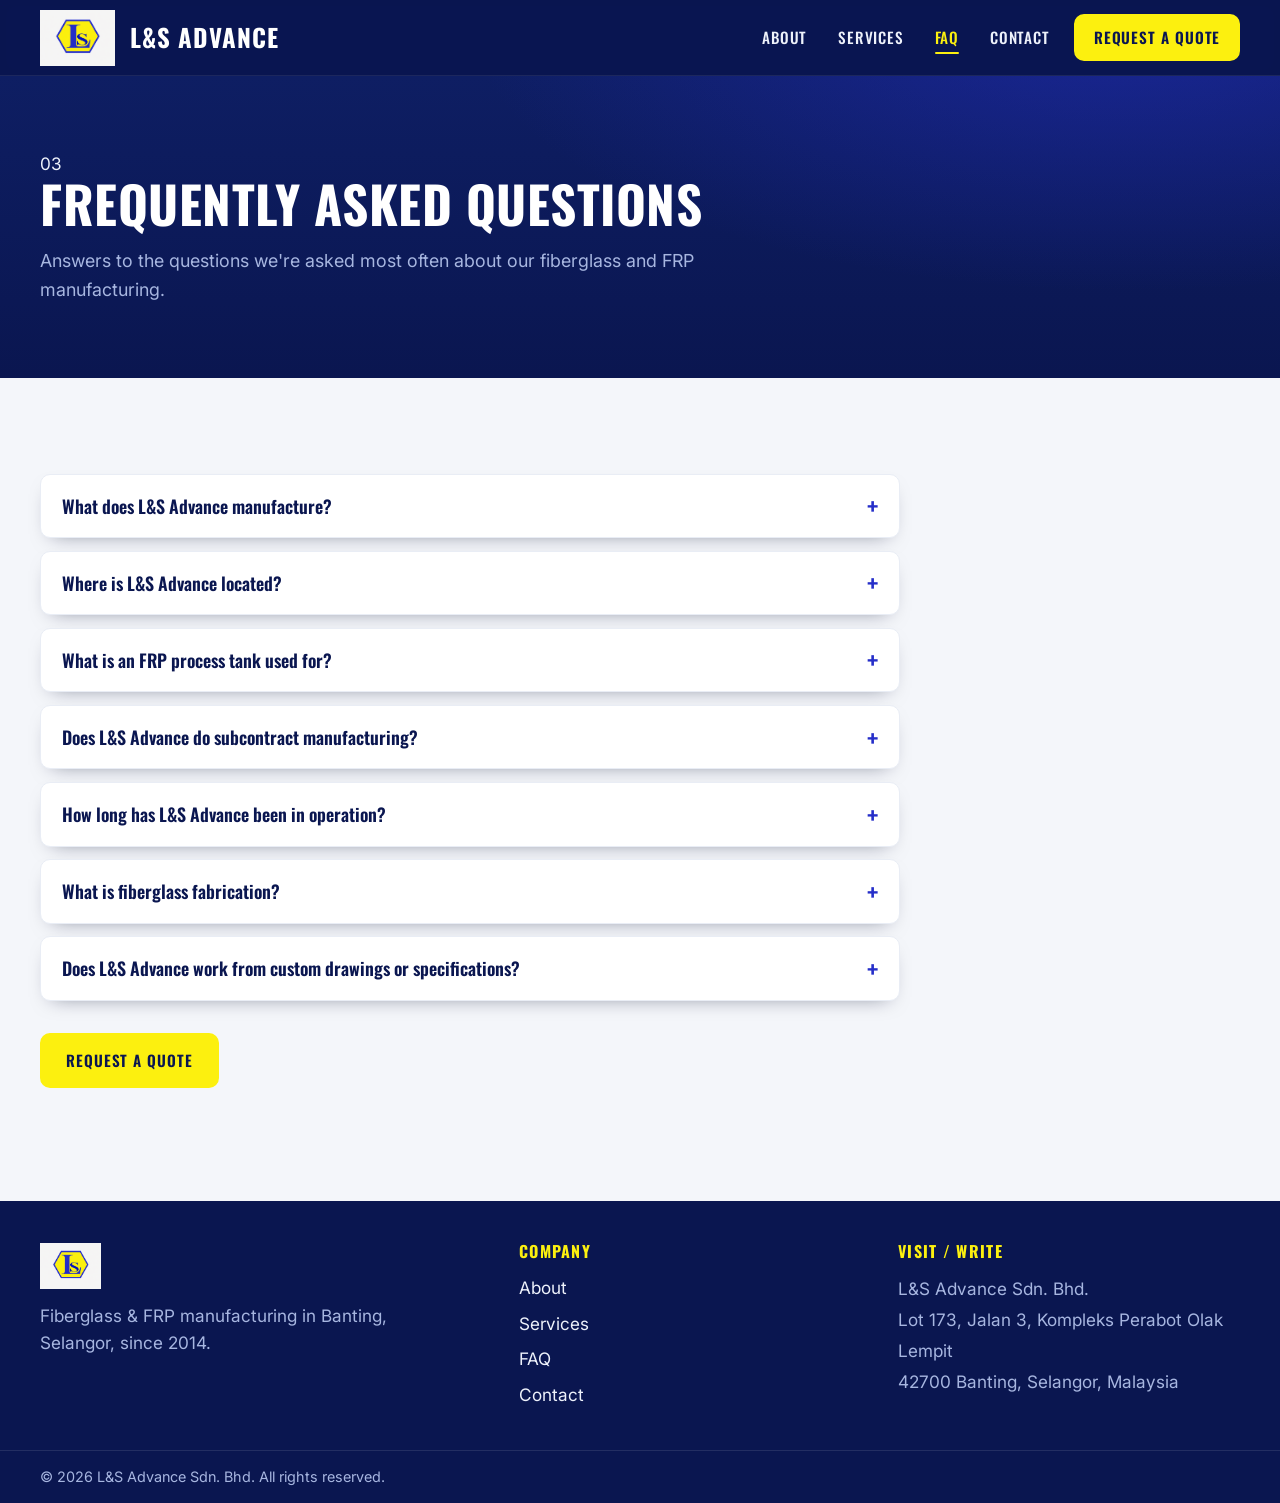
<file: faq.html>
<!doctype html>
<html lang="en">
<head>
  <meta charset="utf-8">
  <meta name="viewport" content="width=device-width, initial-scale=1">

  <title>FAQ — Fiberglass &amp; FRP Manufacturing Questions | L&amp;S Advance Sdn. Bhd.</title>
  <meta name="description" content="Answers to common questions about L&amp;S Advance: what it manufactures, where it is located, FRP process tanks, subcontract manufacturing, and years in operation.">
  <link rel="canonical" href="https://lsadvance.com.my/faq.html">
  <meta name="theme-color" content="#0a1650">
  <meta name="robots" content="index, follow">

  <meta property="og:type" content="website">
  <meta property="og:site_name" content="L&amp;S Advance Sdn. Bhd.">
  <meta property="og:locale" content="en_MY">
  <meta property="og:title" content="FAQ — Fiberglass &amp; FRP Manufacturing Questions | L&amp;S Advance Sdn. Bhd.">
  <meta property="og:description" content="Common questions about L&amp;S Advance's fiberglass and FRP manufacturing services in Malaysia.">
  <meta property="og:url" content="https://lsadvance.com.my/faq.html">
  <meta property="og:image" content="https://lsadvance.com.my/Assets/LS%20Logo.png">
  <meta name="twitter:card" content="summary">
  <meta name="twitter:title" content="FAQ | L&amp;S Advance Sdn. Bhd.">
  <meta name="twitter:description" content="Common questions about L&amp;S Advance's fiberglass and FRP manufacturing services in Malaysia.">

  <link rel="icon" type="image/svg+xml" href="Assets/favicon.svg">
  <link rel="icon" type="image/png" href="Assets/LS Logo.png">
  <link rel="apple-touch-icon" href="Assets/LS Logo.png">

  <link rel="preconnect" href="https://fonts.googleapis.com">
  <link rel="preconnect" href="https://fonts.gstatic.com" crossorigin>
  <link href="https://fonts.googleapis.com/css2?family=Inter:wght@400;500;600;700&family=Oswald:wght@400;500;600;700&display=swap" rel="stylesheet">

  <link rel="stylesheet" href="Assets/css/styles.css">

  <!-- Organization -->
  <script type="application/ld+json">
  {
    "@context": "https://schema.org",
    "@type": "Organization",
    "@id": "https://lsadvance.com.my/#organization",
    "name": "L&S Advance Sdn. Bhd.",
    "url": "https://lsadvance.com.my/",
    "logo": "https://lsadvance.com.my/Assets/LS%20Logo.png",
    "foundingDate": "2014-12-26",
    "address": {
      "@type": "PostalAddress",
      "streetAddress": "Lot 173, Jalan 3, Kompleks Perabot Olak Lempit",
      "addressLocality": "Banting",
      "addressRegion": "Selangor",
      "postalCode": "42700",
      "addressCountry": "MY"
    }
  }
  </script>

  <!-- LocalBusiness (present sitewide for consistency) -->
  <script type="application/ld+json">
  {
    "@context": "https://schema.org",
    "@type": "LocalBusiness",
    "@id": "https://lsadvance.com.my/#business",
    "name": "L&S Advance Sdn. Bhd.",
    "url": "https://lsadvance.com.my/",
    "image": "https://lsadvance.com.my/Assets/LS%20Logo.png",
    "description": "Fiberglass and FRP (Fiber Reinforced Plastic) manufacturer in Banting, Selangor, Malaysia, specializing in FRP process tanks, fiberglass fabrication, and subcontract manufacturing since 2014.",
    "foundingDate": "2014-12-26",
    "address": {
      "@type": "PostalAddress",
      "streetAddress": "Lot 173, Jalan 3, Kompleks Perabot Olak Lempit",
      "addressLocality": "Banting",
      "addressRegion": "Selangor",
      "postalCode": "42700",
      "addressCountry": "MY"
    },
    "areaServed": { "@type": "Country", "name": "Malaysia" }
  }
  </script>

  <!-- FAQPage (this page) -->
  <script type="application/ld+json">
  {
    "@context": "https://schema.org",
    "@type": "FAQPage",
    "@id": "https://lsadvance.com.my/faq.html#faq",
    "url": "https://lsadvance.com.my/faq.html",
    "mainEntity": [
      {
        "@type": "Question",
        "name": "What does L&S Advance manufacture?",
        "acceptedAnswer": { "@type": "Answer", "text": "L&S Advance manufactures fiberglass and FRP (Fiber Reinforced Plastic) products, including FRP process tanks and custom fiberglass fabrication, for industrial and commercial clients in Malaysia." }
      },
      {
        "@type": "Question",
        "name": "Where is L&S Advance located?",
        "acceptedAnswer": { "@type": "Answer", "text": "L&S Advance is based in Banting, Selangor, Malaysia, at Lot 173, Jalan 3, Kompleks Perabot Olak Lempit, 42700 Banting." }
      },
      {
        "@type": "Question",
        "name": "What is an FRP process tank used for?",
        "acceptedAnswer": { "@type": "Answer", "text": "An FRP process tank is used to store or process chemicals and industrial fluids. FRP is chosen for this purpose because it resists corrosion in ways that metal tanks often cannot." }
      },
      {
        "@type": "Question",
        "name": "Does L&S Advance do subcontract manufacturing?",
        "acceptedAnswer": { "@type": "Answer", "text": "Yes. L&S Advance produces fiberglass and FRP components on behalf of other companies, working to their specifications as an extension of their existing production line." }
      },
      {
        "@type": "Question",
        "name": "How long has L&S Advance been in operation?",
        "acceptedAnswer": { "@type": "Answer", "text": "L&S Advance has been in operation since December 26, 2014 — over 11 years of continuous fiberglass and FRP manufacturing in Malaysia." }
      },
      {
        "@type": "Question",
        "name": "What is fiberglass fabrication?",
        "acceptedAnswer": { "@type": "Answer", "text": "Fiberglass fabrication is the custom manufacturing of fiberglass parts and structures, built to a client's own specifications and engineering drawings rather than mass-produced from a fixed catalog." }
      },
      {
        "@type": "Question",
        "name": "Does L&S Advance work from custom drawings or specifications?",
        "acceptedAnswer": { "@type": "Answer", "text": "Yes, L&S Advance fabricates to client-supplied specifications and drawings for custom fiberglass and FRP components." }
      }
    ]
  }
  </script>
</head>
<body>

  <a class="skip-link" href="#main">Skip to content</a>

  <header class="site-header" id="top">
    <nav class="nav" aria-label="Primary">
      <a class="brand" href="index.html" aria-label="L&amp;S Advance Sdn. Bhd. home">
        <span class="brand-chip">
          <img src="Assets/LS Logo.png" width="1448" height="1086" alt="L&amp;S Advance Sdn. Bhd. logo" class="brand-logo">
        </span>
        <span class="brand-name">L&amp;S Advance</span>
      </a>

      <button class="nav-toggle" id="navToggle" aria-expanded="false" aria-controls="navMenu" aria-label="Toggle navigation menu">
        <span class="nav-toggle-bar"></span>
        <span class="nav-toggle-bar"></span>
        <span class="nav-toggle-bar"></span>
      </button>

      <ul class="nav-menu" id="navMenu">
        <li><a href="about.html">About</a></li>
        <li><a href="services.html">Services</a></li>
        <li><a href="faq.html" aria-current="page">FAQ</a></li>
        <li><a href="contact.html">Contact</a></li>
        <li><a class="btn btn-cta nav-cta" href="contact.html">Request a Quote</a></li>
      </ul>
    </nav>
  </header>

  <main id="main">

    <section class="page-hero" aria-labelledby="page-title">
      <div class="wrap">
        <div class="section-head">
          <span class="section-num" aria-hidden="true">03</span>
          <h1 id="page-title">Frequently Asked Questions</h1>
        </div>
        <p class="page-intro">Answers to the questions we're asked most often about our fiberglass and FRP manufacturing.</p>
      </div>
    </section>

    <section class="band band-light section" aria-label="Frequently asked questions">
      <div class="wrap">
        <div class="faq-list">
          <details class="faq-item">
            <summary>What does L&amp;S Advance manufacture?</summary>
            <div class="faq-answer"><p>L&amp;S Advance manufactures fiberglass and FRP (Fiber Reinforced Plastic) products, including FRP process tanks and custom fiberglass fabrication, for industrial and commercial clients in Malaysia.</p></div>
          </details>

          <details class="faq-item">
            <summary>Where is L&amp;S Advance located?</summary>
            <div class="faq-answer"><p>L&amp;S Advance is based in Banting, Selangor, Malaysia, at Lot 173, Jalan 3, Kompleks Perabot Olak Lempit, 42700 Banting.</p></div>
          </details>

          <details class="faq-item">
            <summary>What is an FRP process tank used for?</summary>
            <div class="faq-answer"><p>An FRP process tank is used to store or process chemicals and industrial fluids. FRP is chosen for this purpose because it resists corrosion in ways that metal tanks often cannot.</p></div>
          </details>

          <details class="faq-item">
            <summary>Does L&amp;S Advance do subcontract manufacturing?</summary>
            <div class="faq-answer"><p>Yes. L&amp;S Advance produces fiberglass and FRP components on behalf of other companies, working to their specifications as an extension of their existing production line.</p></div>
          </details>

          <details class="faq-item">
            <summary>How long has L&amp;S Advance been in operation?</summary>
            <div class="faq-answer"><p>L&amp;S Advance has been in operation since December 26, 2014 — over 11 years of continuous fiberglass and FRP manufacturing in Malaysia.</p></div>
          </details>

          <details class="faq-item">
            <summary>What is fiberglass fabrication?</summary>
            <div class="faq-answer"><p>Fiberglass fabrication is the custom manufacturing of fiberglass parts and structures, built to a client's own specifications and engineering drawings rather than mass-produced from a fixed catalog.</p></div>
          </details>

          <details class="faq-item">
            <summary>Does L&amp;S Advance work from custom drawings or specifications?</summary>
            <div class="faq-answer"><p>Yes, L&amp;S Advance fabricates to client-supplied specifications and drawings for custom fiberglass and FRP components.</p></div>
          </details>
        </div>

        <p style="margin-top:2rem"><a class="btn btn-cta" href="contact.html">Request a Quote</a></p>
      </div>
    </section>

  </main>

  <footer class="site-footer">
    <div class="wrap footer-grid">
      <div class="footer-brand">
        <span class="brand-chip">
          <img src="Assets/LS Logo.png" width="1448" height="1086" alt="L&amp;S Advance Sdn. Bhd. logo" class="brand-logo" loading="lazy">
        </span>
        <p class="footer-tagline">Fiberglass &amp; FRP manufacturing in Banting, Selangor, since 2014.</p>
      </div>

      <div class="footer-col">
        <h4>Company</h4>
        <ul>
          <li><a href="about.html">About</a></li>
          <li><a href="services.html">Services</a></li>
          <li><a href="faq.html">FAQ</a></li>
          <li><a href="contact.html">Contact</a></li>
        </ul>
      </div>

      <div class="footer-col">
        <h4>Visit / Write</h4>
        <address>
          L&amp;S Advance Sdn. Bhd.<br>
          Lot 173, Jalan 3, Kompleks Perabot Olak Lempit<br>
          42700 Banting, Selangor, Malaysia
        </address>
      </div>
    </div>
    <div class="footer-bottom">
      <div class="wrap">
        <p>&copy; <span id="year">2026</span> L&amp;S Advance Sdn. Bhd. All rights reserved.</p>
      </div>
    </div>
  </footer>

  <script src="Assets/js/main.js" defer></script>
</body>
</html>
</file>
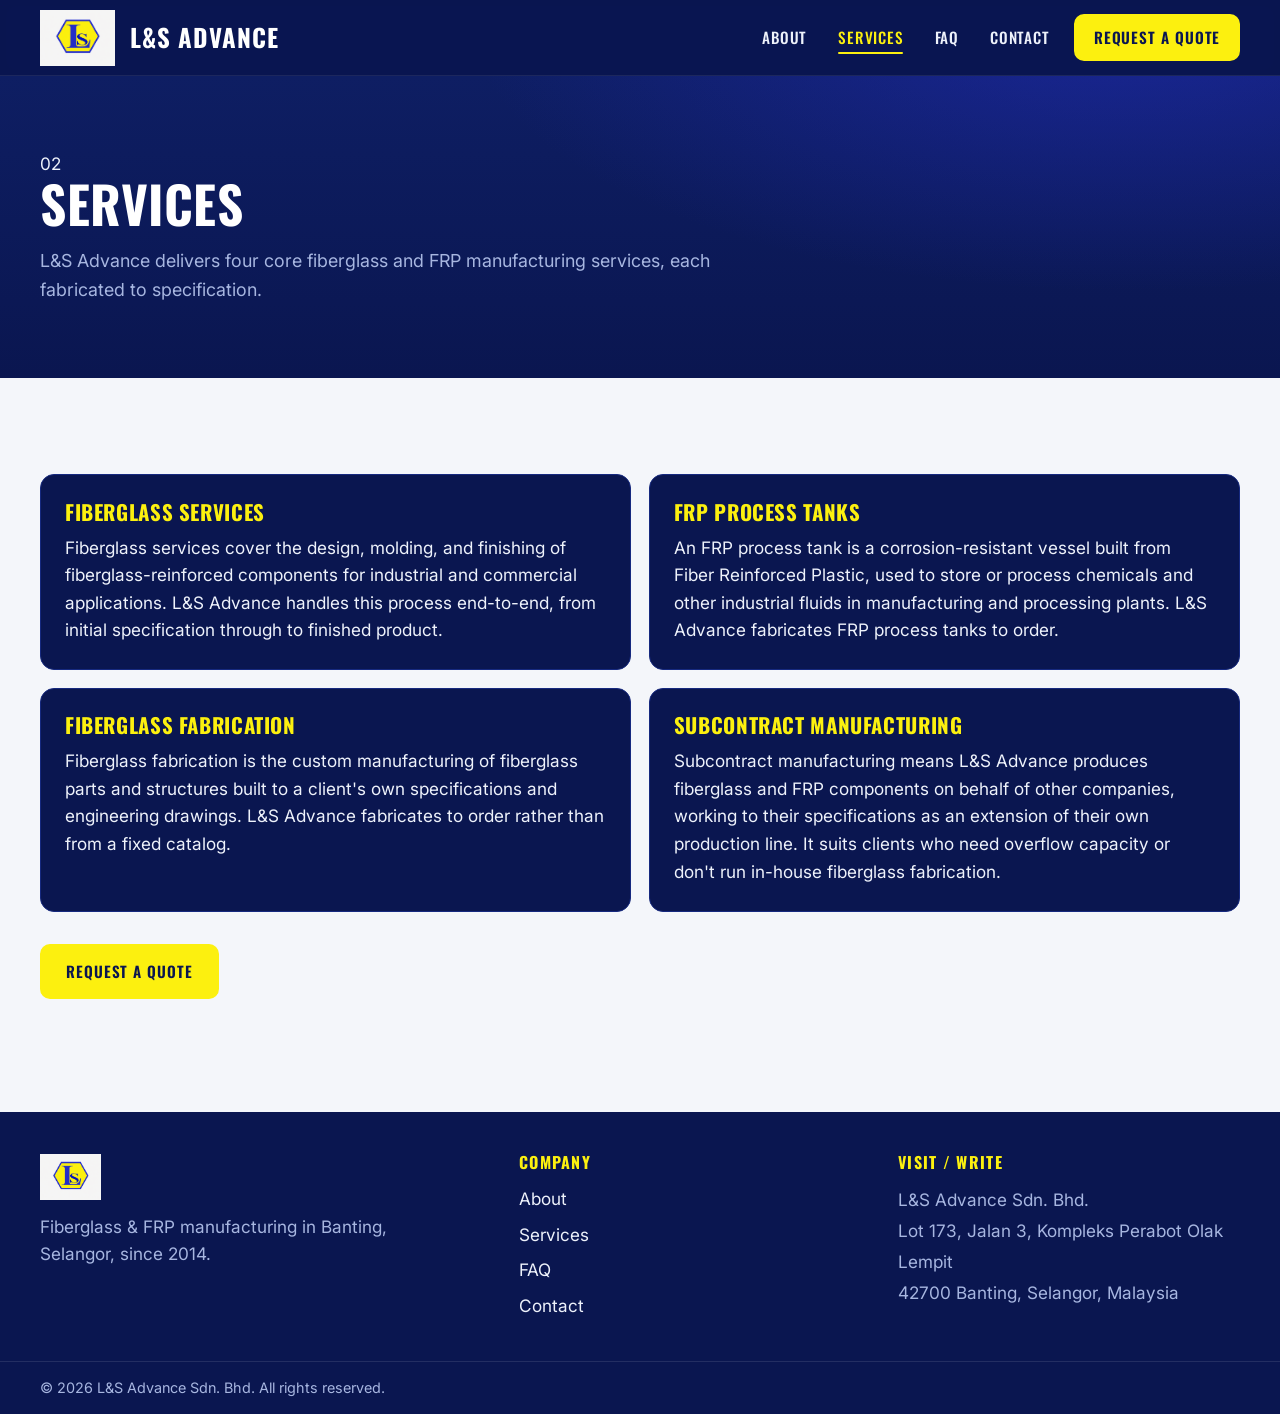
<file: services.html>
<!doctype html>
<html lang="en">
<head>
  <meta charset="utf-8">
  <meta name="viewport" content="width=device-width, initial-scale=1">

  <title>Services — Fiberglass, FRP Process Tanks &amp; Subcontract Manufacturing | L&amp;S Advance</title>
  <meta name="description" content="L&amp;S Advance provides fiberglass services, FRP process tanks, custom fiberglass fabrication, and subcontract manufacturing in Banting, Selangor, Malaysia.">
  <link rel="canonical" href="https://lsadvance.com.my/services.html">
  <meta name="theme-color" content="#0a1650">
  <meta name="robots" content="index, follow">

  <meta property="og:type" content="website">
  <meta property="og:site_name" content="L&amp;S Advance Sdn. Bhd.">
  <meta property="og:locale" content="en_MY">
  <meta property="og:title" content="Services — Fiberglass, FRP Process Tanks &amp; Subcontract Manufacturing | L&amp;S Advance">
  <meta property="og:description" content="Fiberglass services, FRP process tanks, custom fiberglass fabrication, and subcontract manufacturing in Malaysia.">
  <meta property="og:url" content="https://lsadvance.com.my/services.html">
  <meta property="og:image" content="https://lsadvance.com.my/Assets/LS%20Logo.png">
  <meta name="twitter:card" content="summary">
  <meta name="twitter:title" content="Services | L&amp;S Advance Sdn. Bhd.">
  <meta name="twitter:description" content="Fiberglass services, FRP process tanks, fiberglass fabrication, and subcontract manufacturing in Malaysia.">

  <link rel="icon" type="image/svg+xml" href="Assets/favicon.svg">
  <link rel="icon" type="image/png" href="Assets/LS Logo.png">
  <link rel="apple-touch-icon" href="Assets/LS Logo.png">

  <link rel="preconnect" href="https://fonts.googleapis.com">
  <link rel="preconnect" href="https://fonts.gstatic.com" crossorigin>
  <link href="https://fonts.googleapis.com/css2?family=Inter:wght@400;500;600;700&family=Oswald:wght@400;500;600;700&display=swap" rel="stylesheet">

  <link rel="stylesheet" href="Assets/css/styles.css">

  <!-- Organization -->
  <script type="application/ld+json">
  {
    "@context": "https://schema.org",
    "@type": "Organization",
    "@id": "https://lsadvance.com.my/#organization",
    "name": "L&S Advance Sdn. Bhd.",
    "url": "https://lsadvance.com.my/",
    "logo": "https://lsadvance.com.my/Assets/LS%20Logo.png",
    "foundingDate": "2014-12-26",
    "address": {
      "@type": "PostalAddress",
      "streetAddress": "Lot 173, Jalan 3, Kompleks Perabot Olak Lempit",
      "addressLocality": "Banting",
      "addressRegion": "Selangor",
      "postalCode": "42700",
      "addressCountry": "MY"
    }
  }
  </script>

  <!-- LocalBusiness (present sitewide for consistency) -->
  <script type="application/ld+json">
  {
    "@context": "https://schema.org",
    "@type": "LocalBusiness",
    "@id": "https://lsadvance.com.my/#business",
    "name": "L&S Advance Sdn. Bhd.",
    "url": "https://lsadvance.com.my/",
    "image": "https://lsadvance.com.my/Assets/LS%20Logo.png",
    "description": "Fiberglass and FRP (Fiber Reinforced Plastic) manufacturer in Banting, Selangor, Malaysia, specializing in FRP process tanks, fiberglass fabrication, and subcontract manufacturing since 2014.",
    "foundingDate": "2014-12-26",
    "address": {
      "@type": "PostalAddress",
      "streetAddress": "Lot 173, Jalan 3, Kompleks Perabot Olak Lempit",
      "addressLocality": "Banting",
      "addressRegion": "Selangor",
      "postalCode": "42700",
      "addressCountry": "MY"
    },
    "areaServed": { "@type": "Country", "name": "Malaysia" }
  }
  </script>

  <!-- Services (this page) -->
  <script type="application/ld+json">
  {
    "@context": "https://schema.org",
    "@type": "Service",
    "@id": "https://lsadvance.com.my/services.html#fiberglass-services",
    "url": "https://lsadvance.com.my/services.html",
    "serviceType": "Fiberglass Services",
    "provider": { "@id": "https://lsadvance.com.my/#organization" },
    "areaServed": { "@type": "Country", "name": "Malaysia" },
    "description": "Design, molding, and finishing of fiberglass-reinforced components for industrial and commercial applications, handled end-to-end from specification to finished product."
  }
  </script>
  <script type="application/ld+json">
  {
    "@context": "https://schema.org",
    "@type": "Service",
    "@id": "https://lsadvance.com.my/services.html#frp-process-tanks",
    "url": "https://lsadvance.com.my/services.html",
    "serviceType": "FRP Process Tanks",
    "provider": { "@id": "https://lsadvance.com.my/#organization" },
    "areaServed": { "@type": "Country", "name": "Malaysia" },
    "description": "Fabrication of corrosion-resistant FRP (Fiber Reinforced Plastic) process tanks used to store or process chemicals and industrial fluids in manufacturing and processing plants."
  }
  </script>
  <script type="application/ld+json">
  {
    "@context": "https://schema.org",
    "@type": "Service",
    "@id": "https://lsadvance.com.my/services.html#fiberglass-fabrication",
    "url": "https://lsadvance.com.my/services.html",
    "serviceType": "Fiberglass Fabrication",
    "provider": { "@id": "https://lsadvance.com.my/#organization" },
    "areaServed": { "@type": "Country", "name": "Malaysia" },
    "description": "Custom manufacturing of fiberglass parts and structures built to a client's own specifications and engineering drawings."
  }
  </script>
  <script type="application/ld+json">
  {
    "@context": "https://schema.org",
    "@type": "Service",
    "@id": "https://lsadvance.com.my/services.html#subcontract-manufacturing",
    "url": "https://lsadvance.com.my/services.html",
    "serviceType": "Subcontract Manufacturing",
    "provider": { "@id": "https://lsadvance.com.my/#organization" },
    "areaServed": { "@type": "Country", "name": "Malaysia" },
    "description": "Production of fiberglass and FRP components on behalf of other companies, working to their specifications as an extension of their own production line."
  }
  </script>
</head>
<body>

  <a class="skip-link" href="#main">Skip to content</a>

  <header class="site-header" id="top">
    <nav class="nav" aria-label="Primary">
      <a class="brand" href="index.html" aria-label="L&amp;S Advance Sdn. Bhd. home">
        <span class="brand-chip">
          <img src="Assets/LS Logo.png" width="1448" height="1086" alt="L&amp;S Advance Sdn. Bhd. logo" class="brand-logo">
        </span>
        <span class="brand-name">L&amp;S Advance</span>
      </a>

      <button class="nav-toggle" id="navToggle" aria-expanded="false" aria-controls="navMenu" aria-label="Toggle navigation menu">
        <span class="nav-toggle-bar"></span>
        <span class="nav-toggle-bar"></span>
        <span class="nav-toggle-bar"></span>
      </button>

      <ul class="nav-menu" id="navMenu">
        <li><a href="about.html">About</a></li>
        <li><a href="services.html" aria-current="page">Services</a></li>
        <li><a href="faq.html">FAQ</a></li>
        <li><a href="contact.html">Contact</a></li>
        <li><a class="btn btn-cta nav-cta" href="contact.html">Request a Quote</a></li>
      </ul>
    </nav>
  </header>

  <main id="main">

    <section class="page-hero" aria-labelledby="page-title">
      <div class="wrap">
        <div class="section-head">
          <span class="section-num" aria-hidden="true">02</span>
          <h1 id="page-title">Services</h1>
        </div>
        <p class="page-intro">L&amp;S Advance delivers four core fiberglass and FRP manufacturing services, each fabricated to specification.</p>
      </div>
    </section>

    <section class="band band-light section" aria-label="Services">
      <div class="wrap">
        <div class="services-grid">
          <article class="service-card" id="fiberglass-services">
            <h2>Fiberglass Services</h2>
            <p>Fiberglass services cover the design, molding, and finishing of fiberglass-reinforced components for industrial and commercial applications. L&amp;S Advance handles this process end-to-end, from initial specification through to finished product.</p>
          </article>

          <article class="service-card" id="frp-process-tanks">
            <h2>FRP Process Tanks</h2>
            <p>An FRP process tank is a corrosion-resistant vessel built from Fiber Reinforced Plastic, used to store or process chemicals and other industrial fluids in manufacturing and processing plants. L&amp;S Advance fabricates FRP process tanks to order.</p>
          </article>

          <article class="service-card" id="fiberglass-fabrication">
            <h2>Fiberglass Fabrication</h2>
            <p>Fiberglass fabrication is the custom manufacturing of fiberglass parts and structures built to a client's own specifications and engineering drawings. L&amp;S Advance fabricates to order rather than from a fixed catalog.</p>
          </article>

          <article class="service-card" id="subcontract-manufacturing">
            <h2>Subcontract Manufacturing</h2>
            <p>Subcontract manufacturing means L&amp;S Advance produces fiberglass and FRP components on behalf of other companies, working to their specifications as an extension of their own production line. It suits clients who need overflow capacity or don't run in-house fiberglass fabrication.</p>
          </article>
        </div>

        <p style="margin-top:2rem"><a class="btn btn-cta" href="contact.html">Request a Quote</a></p>
      </div>
    </section>

  </main>

  <footer class="site-footer">
    <div class="wrap footer-grid">
      <div class="footer-brand">
        <span class="brand-chip">
          <img src="Assets/LS Logo.png" width="1448" height="1086" alt="L&amp;S Advance Sdn. Bhd. logo" class="brand-logo" loading="lazy">
        </span>
        <p class="footer-tagline">Fiberglass &amp; FRP manufacturing in Banting, Selangor, since 2014.</p>
      </div>

      <div class="footer-col">
        <h4>Company</h4>
        <ul>
          <li><a href="about.html">About</a></li>
          <li><a href="services.html">Services</a></li>
          <li><a href="faq.html">FAQ</a></li>
          <li><a href="contact.html">Contact</a></li>
        </ul>
      </div>

      <div class="footer-col">
        <h4>Visit / Write</h4>
        <address>
          L&amp;S Advance Sdn. Bhd.<br>
          Lot 173, Jalan 3, Kompleks Perabot Olak Lempit<br>
          42700 Banting, Selangor, Malaysia
        </address>
      </div>
    </div>
    <div class="footer-bottom">
      <div class="wrap">
        <p>&copy; <span id="year">2026</span> L&amp;S Advance Sdn. Bhd. All rights reserved.</p>
      </div>
    </div>
  </footer>

  <script src="Assets/js/main.js" defer></script>
</body>
</html>
</file>
<file: Assets/css/styles.css>
/* ============================================================
   L&S Advance Sdn. Bhd. — styles.css
   Industrial blue + yellow theme (matched to the brand logo)
   Mobile-first, no framework.
   ============================================================ */

:root {
  /* Brand palette (blue + yellow, sampled from LS Logo.png) */
  --navy-900: #0a1650;   /* deepest bg: hero, footer */
  --navy-800: #0e1e63;   /* dark bands */
  --navy-700: #16297f;   /* cards on dark, borders */
  --blue:      #252ec9;  /* brand royal blue: contact band, links */
  --blue-600:  #1e26ad;  /* blue hover */
  --yellow:    #fcf00f;  /* accent: CTAs, section numbers, rules */
  --yellow-deep:#f2d900; /* yellow hover/pressed */

  --light:     #f4f6fa;  /* light bands */
  --light-alt: #e9edf5;  /* alt light surface */
  --white:     #ffffff;

  --ink:    #0a1650;     /* text on light */
  --ink-soft:#39456e;    /* secondary text on light */
  --paper:  #eef2fb;     /* text on dark */
  --muted:  #a7b6e0;     /* secondary text on dark */

  --ring: rgba(37,46,201,.35);

  --maxw: 1340px;
  --pad: clamp(1.1rem, 4vw, 2.5rem);
  --radius: 14px;
  --radius-sm: 10px;

  --ff-display: "Oswald", "Arial Narrow", system-ui, sans-serif;
  --ff-body: "Inter", system-ui, -apple-system, "Segoe UI", Roboto, Arial, sans-serif;
  --ff-mono: "IBM Plex Mono", ui-monospace, "SF Mono", Menlo, Consolas, monospace;

  --shadow: 0 18px 40px -18px rgba(5, 12, 45, .45);
  --shadow-sm: 0 8px 20px -12px rgba(5, 12, 45, .5);
}

/* ---------------------------- Reset-ish ---------------------------- */
*, *::before, *::after { box-sizing: border-box; }
html { scroll-behavior: smooth; -webkit-text-size-adjust: 100%; }
@media (prefers-reduced-motion: reduce) { html { scroll-behavior: auto; } }

body {
  margin: 0;
  font-family: var(--ff-body);
  color: var(--ink);
  background: var(--navy-900);
  line-height: 1.6;
  font-size: clamp(1rem, .96rem + .2vw, 1.075rem);
  -webkit-font-smoothing: antialiased;
}

img { max-width: 100%; height: auto; display: block; }
a { color: inherit; }

h1, h2, h3, h4 {
  font-family: var(--ff-display);
  font-weight: 700;
  line-height: 1.05;
  letter-spacing: .01em;
  margin: 0;
}

/* offset anchor targets for the sticky header */
:target { scroll-margin-top: 84px; }

/* --------------------------- Utilities --------------------------- */
.wrap { width: 100%; max-width: var(--maxw); margin-inline: auto; padding-inline: var(--pad); }

.skip-link {
  position: absolute; left: -999px; top: 0; z-index: 200;
  background: var(--yellow); color: var(--navy-900);
  padding: .7rem 1.1rem; font-weight: 700; border-radius: 0 0 var(--radius-sm) 0;
}
.skip-link:focus { left: 0; }

:where(a, button, input, textarea, select, summary):focus-visible {
  outline: 3px solid var(--yellow);
  outline-offset: 2px;
  border-radius: 4px;
}

/* ----------------------------- Buttons ---------------------------- */
.btn {
  display: inline-flex; align-items: center; justify-content: center;
  gap: .5rem;
  font-family: var(--ff-display);
  font-weight: 600;
  text-transform: uppercase;
  letter-spacing: .06em;
  font-size: .95rem;
  padding: .85rem 1.5rem;
  border-radius: var(--radius-sm);
  border: 2px solid transparent;
  text-decoration: none;
  cursor: pointer;
  transition: transform .12s ease, background-color .15s ease, color .15s ease, border-color .15s ease;
}
.btn:hover { transform: translateY(-2px); }
.btn:active { transform: translateY(0); }

.btn-cta {
  background: var(--yellow);
  color: var(--navy-900);
  border-color: var(--yellow);
}
.btn-cta:hover { background: var(--yellow-deep); border-color: var(--yellow-deep); }

.btn-ghost {
  background: transparent;
  color: var(--paper);
  border-color: rgba(255,255,255,.35);
}
.btn-ghost:hover { border-color: var(--yellow); color: var(--yellow); }

.btn-block { width: 100%; }

/* ----------------------------- Header ----------------------------- */
.site-header {
  position: sticky; top: 0; z-index: 100;
  background: rgba(10, 22, 80, .92);
  backdrop-filter: saturate(140%) blur(8px);
  border-bottom: 1px solid rgba(255,255,255,.08);
  transition: transform .35s cubic-bezier(.4, 0, .2, 1);
  will-change: transform;
}
/* Auto-hide header: slides out of view; revealed on hover near the top edge
   (pointer devices) or on scroll-up (touch). Toggled by main.js. */
.site-header.nav-hidden { transform: translateY(-100%); }
@media (prefers-reduced-motion: reduce) {
  .site-header { transition: none; }
}
.nav {
  display: flex; align-items: center; justify-content: space-between;
  gap: 1rem;
  max-width: var(--maxw); margin-inline: auto;
  padding: .6rem var(--pad);
}

.brand { display: inline-flex; align-items: center; gap: .95rem; text-decoration: none; }
/* Transparent logo sits directly on the dark bar — no white chip/box. */
.brand-logo { width: auto; height: 56px; display: block; }
.brand-name {
  font-family: var(--ff-display);
  font-weight: 700;
  text-transform: uppercase;
  letter-spacing: .04em;
  color: var(--white);
  font-size: clamp(1.05rem, .8rem + 1.1vw, 1.55rem);
  white-space: nowrap;
  line-height: 1;
}

.nav-menu {
  display: flex; align-items: center; gap: .35rem;
  list-style: none; margin: 0; padding: 0;
}
/* Plain text links only — excluded from .btn so the CTA button treatment
   (higher-specificity element+class rule was overriding .btn-cta and killing
   its dark text on the yellow fill, rendering the CTA invisible). */
.nav-menu a:not(.btn) {
  position: relative;
  display: inline-block;
  text-decoration: none;
  color: var(--paper);
  font-family: var(--ff-display);
  text-transform: uppercase;
  letter-spacing: .05em;
  font-weight: 500;
  font-size: .95rem;
  padding: .55rem .8rem;
  border-radius: 8px;
}
.nav-menu a:not(.btn):hover { color: var(--yellow); background: rgba(255,255,255,.06); }

/* Active page indicator (multi-page nav) */
.nav-menu a[aria-current="page"]:not(.btn) { color: var(--yellow); }
.nav-menu a[aria-current="page"]:not(.btn)::after {
  content: ""; position: absolute; left: .8rem; right: .8rem; bottom: .3rem;
  height: 2px; background: var(--yellow); border-radius: 2px;
}

.nav-cta { margin-left: .4rem; padding: .6rem 1.1rem; }

.nav-toggle {
  display: none;
  flex-direction: column; gap: 5px;
  background: transparent; border: 0; cursor: pointer;
  padding: .5rem;
}
.nav-toggle-bar { width: 26px; height: 3px; background: var(--white); border-radius: 3px; transition: .2s; }
.nav-toggle[aria-expanded="true"] .nav-toggle-bar:nth-child(1) { transform: translateY(8px) rotate(45deg); }
.nav-toggle[aria-expanded="true"] .nav-toggle-bar:nth-child(2) { opacity: 0; }
.nav-toggle[aria-expanded="true"] .nav-toggle-bar:nth-child(3) { transform: translateY(-8px) rotate(-45deg); }

/* ------------------------------ Hero ------------------------------ */
.hero {
  position: relative;
  color: var(--paper);
  /* Real factory photo behind a heavy navy scrim (keeps text AA-legible) */
  background:
    linear-gradient(180deg, rgba(10, 22, 80, .84) 0%, rgba(10, 22, 80, .93) 100%),
    url("/Assets/products/frp-scrubber-tower.webp") center 30% / cover no-repeat,
    var(--navy-900);
  overflow: hidden;
}
.hero-inner {
  padding-top: clamp(3rem, 7vw, 5.5rem);
  padding-bottom: clamp(1.5rem, 3vw, 2.5rem);
  position: relative; z-index: 1;
}

.hero-eyebrow {
  display: inline-block;
  font-family: var(--ff-display);
  text-transform: uppercase;
  letter-spacing: .16em;
  font-size: .82rem;
  color: var(--navy-900);
  background: var(--yellow);
  padding: .35rem .8rem;
  border-radius: 6px;
  margin: 0 0 1.3rem;
  font-weight: 600;
}
.hero-title {
  text-transform: uppercase;
  font-size: clamp(2.4rem, 6.5vw, 4.6rem);
  color: var(--white);
  margin-bottom: 1.2rem;
}
.hero-title-sub {
  display: block;
  font-size: clamp(1rem, 2.4vw, 1.7rem);
  color: var(--yellow);
  font-weight: 600;
  letter-spacing: .02em;
  margin-top: .5rem;
}
.hero-lead {
  max-width: 62ch;
  font-size: clamp(1.05rem, 1rem + .5vw, 1.3rem);
  color: var(--paper);
  margin: 0 0 2rem;
}
.hero-actions { display: flex; flex-wrap: wrap; gap: .8rem; margin-bottom: 2.6rem; }

.hero-stats {
  display: flex; flex-wrap: wrap; gap: 2.4rem;
  list-style: none; margin: 0; padding: 1.6rem 0 0;
  border-top: 1px solid rgba(255,255,255,.12);
}
.hero-stats li { display: flex; flex-direction: column; }
.stat-num {
  font-family: var(--ff-display); font-weight: 700;
  font-size: clamp(1.8rem, 4vw, 2.6rem);
  color: var(--yellow); line-height: 1;
}
.stat-label {
  font-family: var(--ff-mono);
  font-size: .74rem; color: var(--muted);
  text-transform: uppercase; letter-spacing: .14em; margin-top: .4rem;
}
/* Mono credential line under the hero stats */
.hero-trust {
  font-family: var(--ff-mono);
  font-size: .76rem; letter-spacing: .06em;
  color: var(--muted); margin: 1.3rem 0 0;
}
.hero-trust .sep { color: var(--yellow); margin: 0 .55rem; }
.hero-trust .tlabel { color: var(--yellow); }
.hero-trust strong { color: var(--paper); font-weight: 500; }
.hero-trust--tight { margin-top: .4rem; }

/* ------------------------------ Bands ----------------------------- */
.section { padding-block: clamp(3rem, 8vw, 6rem); }
.band-light { background: var(--light); color: var(--ink); }
.band-dark  { background: var(--navy-800); color: var(--paper); }
.band-accent{ background: var(--blue); color: var(--white); }
/* Subtle blueprint dot texture so a light band doesn't read as plain white */
.band-grid {
  background-image: radial-gradient(circle, rgba(10, 22, 80, .06) 1.3px, transparent 1.4px);
  background-size: 26px 26px;
}

.section-head { margin-bottom: 1.8rem; }
.section-head h2 {
  text-transform: uppercase;
  font-size: clamp(1.7rem, 4vw, 2.6rem);
}

/* Mono kicker + hexagon mark — a branded, engineered label above headings,
   replacing the decorative 01/02/03 numerals. */
.kicker {
  font-family: var(--ff-mono);
  text-transform: uppercase;
  letter-spacing: .2em;
  font-size: .72rem;
  font-weight: 500;
  color: var(--ink-soft);
  display: flex; align-items: center; gap: .55rem;
  margin: 0 0 .7rem;
}
.band-dark .kicker, .band-accent .kicker { color: var(--muted); }
.kicker-hex {
  width: 10px; height: 11px; flex: 0 0 auto;
  background: var(--yellow);
  clip-path: polygon(50% 0, 100% 25%, 100% 75%, 50% 100%, 0 75%, 0 25%);
}

.section-intro {
  max-width: 60ch;
  font-size: 1.1rem;
  margin: 0 0 2rem;
}
.band-dark .section-intro { color: var(--muted); }

/* Prose */
.prose { max-width: 68ch; }
.prose .lead { font-size: clamp(1.15rem, 1rem + .6vw, 1.45rem); font-weight: 500; color: var(--ink); margin: 0 0 1.1rem; }
.prose p { margin: 0 0 1.1rem; color: var(--ink-soft); }

/* ---------------------------- Services ---------------------------- */
.services-grid {
  display: grid; gap: 1.1rem;
  grid-template-columns: 1fr;
}
.service-card {
  background: var(--navy-900);
  border: 1px solid var(--navy-700);
  border-radius: var(--radius);
  padding: 1.6rem 1.5rem;
  position: relative;
  overflow: hidden;
  transition: transform .15s ease, border-color .15s ease;
}
.service-card::before {
  content: ""; position: absolute; left: 0; top: 0; bottom: 0; width: 4px;
  background: var(--yellow);
  transform: scaleY(0); transform-origin: top; transition: transform .2s ease;
}
.service-card:hover { transform: translateY(-4px); border-color: var(--blue); }
.service-card:hover::before { transform: scaleY(1); }
.service-card h3, .service-card h2 {
  text-transform: uppercase;
  font-size: 1.3rem;
  color: var(--yellow);
  margin-bottom: .7rem;
  letter-spacing: .03em;
}
.service-card p { margin: 0; color: var(--paper); }

/* ------------------------------- FAQ ------------------------------ */
.faq-list { display: grid; gap: .8rem; max-width: 860px; }
.faq-item {
  background: var(--white);
  border: 1px solid var(--light-alt);
  border-radius: var(--radius-sm);
  box-shadow: var(--shadow-sm);
  overflow: hidden;
}
.faq-item summary {
  list-style: none;
  cursor: pointer;
  padding: 1.05rem 1.3rem;
  font-family: var(--ff-display);
  font-weight: 600;
  font-size: 1.12rem;
  color: var(--ink);
  display: flex; align-items: center; justify-content: space-between; gap: 1rem;
}
.faq-item summary::-webkit-details-marker { display: none; }
.faq-item summary::after {
  content: "+";
  font-family: var(--ff-display);
  font-size: 1.6rem;
  line-height: 1;
  color: var(--blue);
  transition: transform .2s ease;
}
.faq-item[open] summary::after { content: "\2013"; }
.faq-answer { padding: 0 1.3rem 1.15rem; }
.faq-answer p { margin: 0; color: var(--ink-soft); }

/* ----------------------------- Contact ---------------------------- */
.band-accent .section-intro { color: rgba(255,255,255,.9); }

.contact-grid {
  display: grid; gap: 2rem;
  grid-template-columns: 1fr;
}
.contact-info h3 {
  text-transform: uppercase; font-size: 1.3rem; color: var(--yellow);
  margin-bottom: .6rem;
}
.contact-info address {
  font-style: normal; color: var(--white); font-size: 1.1rem; line-height: 1.8;
}

.enquiry-form {
  background: var(--white);
  border-radius: var(--radius);
  padding: clamp(1.3rem, 3vw, 2rem);
  box-shadow: var(--shadow);
  color: var(--ink);
}
.field { margin-bottom: 1rem; }
.field-row { display: grid; grid-template-columns: 1fr; gap: 0 1rem; }
.field label {
  display: block; font-weight: 600; font-size: .92rem;
  margin-bottom: .35rem; color: var(--ink);
}
.req { color: var(--blue); }
.field input, .field select, .field textarea {
  width: 100%;
  font: inherit;
  color: var(--ink);
  background: var(--light);
  border: 1.5px solid var(--light-alt);
  border-radius: var(--radius-sm);
  padding: .7rem .85rem;
  transition: border-color .15s ease, box-shadow .15s ease;
}
.field input:focus, .field select:focus, .field textarea:focus {
  outline: none;
  border-color: var(--blue);
  box-shadow: 0 0 0 4px var(--ring);
}
.field textarea { resize: vertical; min-height: 120px; }
.enquiry-form .btn-block { margin-top: .4rem; }
.form-note { margin: .9rem 0 0; font-size: .95rem; font-weight: 600; min-height: 1.2em; }
.form-note.ok { color: #0a7d3c; }
.form-note.err { color: #c0341d; }

/* ------------------------------ Footer ---------------------------- */
.site-footer { background: var(--navy-900); color: var(--paper); }
.footer-grid {
  display: grid; grid-template-columns: 1fr; gap: 1.6rem;
  padding-block: clamp(1.6rem, 3.5vw, 2.6rem);
}
.footer-brand .brand-logo { height: 46px; margin-bottom: .8rem; }
.footer-tagline { color: var(--muted); max-width: 34ch; margin: 0; }
.footer-col h4 {
  font-family: var(--ff-display); text-transform: uppercase; letter-spacing: .08em;
  color: var(--yellow); font-size: 1rem; margin-bottom: .9rem;
}
.footer-col ul { list-style: none; margin: 0; padding: 0; display: grid; gap: .5rem; }
.footer-col a { text-decoration: none; color: var(--paper); }
.footer-col a:hover { color: var(--yellow); }
.footer-col address { font-style: normal; color: var(--muted); line-height: 1.8; }
.footer-bottom { border-top: 1px solid rgba(255,255,255,.1); }
.footer-bottom .wrap { padding-block: .9rem; }
.footer-bottom p { margin: 0; color: var(--muted); font-size: .9rem; }

/* =========================== Responsive =========================== */
@media (min-width: 620px) {
  .field-row { grid-template-columns: 1fr 1fr; }
}
@media (min-width: 760px) {
  .services-grid { grid-template-columns: 1fr 1fr; }
  .contact-grid { grid-template-columns: .85fr 1.15fr; align-items: start; }
  .footer-grid { grid-template-columns: 1.5fr 1fr 1.3fr; }
  /* Push the Visit column to the right (padding); text stays left-aligned */
  .footer-grid .footer-col:last-child { padding-left: clamp(1.5rem, 4vw, 3.5rem); }
}

/* Mobile nav */
@media (max-width: 860px) {
  .nav-toggle { display: flex; }
  .nav-menu {
    position: absolute; left: 0; right: 0; top: 100%;
    flex-direction: column; align-items: stretch; gap: 0;
    background: var(--navy-800);
    border-bottom: 1px solid rgba(255,255,255,.1);
    padding: .6rem var(--pad) 1.2rem;
    box-shadow: var(--shadow);
    display: none;
  }
  .nav-menu.open { display: flex; }
  .nav-menu a:not(.btn) { padding: .85rem .4rem; border-radius: 8px; }
  .nav-menu a[aria-current="page"]:not(.btn)::after { left: .4rem; right: auto; width: 26px; }
  /* CTA stays a full-width filled button in the mobile dropdown */
  .nav-cta { margin: .8rem 0 .2rem; width: 100%; }
}

/* ====================== Inner page headers ======================= */
.page-hero {
  position: relative;
  background:
    radial-gradient(1100px 460px at 88% -20%, rgba(37,46,201,.5), transparent 60%),
    linear-gradient(180deg, var(--navy-800), var(--navy-900));
  color: var(--paper);
  padding-block: clamp(2.6rem, 7vw, 4.6rem);
  overflow: hidden;
}
.page-hero .section-head { margin-bottom: .4rem; }
.page-hero h1 {
  text-transform: uppercase;
  font-size: clamp(2rem, 5vw, 3.2rem);
  color: var(--white);
}
.page-intro { max-width: 62ch; color: var(--muted); font-size: 1.12rem; margin: 1rem 0 0; }

/* ====================== Homepage teasers ========================= */
a.service-card { text-decoration: none; color: inherit; display: block; }
.card-more {
  display: inline-flex; align-items: center; gap: .35rem;
  margin-top: 1rem;
  color: var(--yellow);
  font-family: var(--ff-display); text-transform: uppercase;
  letter-spacing: .05em; font-size: .88rem; font-weight: 600;
}
a.service-card:hover .card-more { text-decoration: underline; }

.about-teaser { max-width: 66ch; }
.about-teaser .lead { font-size: clamp(1.15rem, 1rem + .6vw, 1.4rem); color: var(--paper); margin: 0 0 1.3rem; }

/* ====================== Products gallery ======================== */
.products-grid { display: grid; gap: 1.1rem; grid-template-columns: 1fr; }
.product-card {
  margin: 0;
  background: var(--white);
  border: 1px solid var(--light-alt);
  border-radius: var(--radius);
  overflow: hidden;
  box-shadow: var(--shadow-sm);
  transition: transform .15s ease, box-shadow .15s ease;
}
.product-card:hover { transform: translateY(-4px); box-shadow: var(--shadow); }
.product-card img {
  width: 100%; height: 220px; object-fit: cover; display: block;
  background: var(--light-alt);
}
.product-card figcaption {
  padding: .95rem 1.1rem;
  font-family: var(--ff-display); text-transform: uppercase;
  letter-spacing: .03em; font-weight: 600; color: var(--ink); font-size: 1.05rem;
  border-top: 3px solid var(--light-alt);
  transition: border-color .15s ease;
}
.product-card:hover figcaption { border-top-color: var(--yellow); }
/* Mono spec line under each product caption (engineered catalog feel) */
.product-spec {
  padding: 0 1.1rem 1rem;
  margin: -.25rem 0 0;
  font-family: var(--ff-mono);
  font-size: .74rem; letter-spacing: .02em;
  color: var(--ink-soft);
  text-transform: none;
}
@media (min-width: 620px) { .products-grid { grid-template-columns: 1fr 1fr; } }
@media (min-width: 920px) { .products-grid { grid-template-columns: repeat(3, 1fr); } }

/* ===================== Industries / applications =============== */
.industries-grid { display: grid; gap: 1rem; grid-template-columns: 1fr; }
.industry {
  display: flex; gap: .95rem; align-items: flex-start;
  padding: 1.3rem 1.3rem;
  background: var(--navy-900);
  border: 1px solid var(--navy-700);
  border-radius: var(--radius);
  transition: border-color .15s ease, transform .15s ease;
}
.industry:hover { border-color: var(--blue); transform: translateY(-3px); }
.industry .ic { color: var(--yellow); flex: 0 0 auto; margin-top: .1rem; }
.industry h3 {
  font-family: var(--ff-display); text-transform: uppercase;
  font-size: 1.08rem; color: var(--paper); margin: 0 0 .3rem; letter-spacing: .02em;
}
.industry p { margin: 0; color: var(--muted); font-size: .95rem; line-height: 1.5; }
@media (min-width: 620px) { .industries-grid { grid-template-columns: 1fr 1fr; } }
@media (min-width: 960px) { .industries-grid { grid-template-columns: repeat(3, 1fr); } }

/* ====================== Splash / intro screen ==================== */
/* Markup + activation script live in index.html ONLY. Hidden by default so
   inner pages, no-JS loads, and crawlers never see it; index's inline script
   adds .is-active on a first visit per session when motion is allowed. */
.splash {
  position: fixed; inset: 0; z-index: 9999;
  background: var(--navy-900);
  display: none; place-items: center;
}
.splash.is-active { display: grid; }
.splash.is-hiding { opacity: 0; transition: opacity .3s ease; }
.splash.is-done { display: none !important; }
/* Full logo (hexagon shape + "Ls") revealing/filling bottom-to-top. Two stacked
   copies of the transparent logo: a faint base + the full-colour copy clipped
   from the bottom edge upward. */
/* aspect-ratio + object-fit:contain guarantees the logo keeps its true
   837:643 proportions (no stretching of the absolutely-positioned fill copy). */
.splash-logo { position: relative; width: min(46vw, 210px); aspect-ratio: 837 / 643; line-height: 0; }
.splash-logo img { position: absolute; inset: 0; width: 100%; height: 100%; object-fit: contain; display: block; }
.splash-logo-base { opacity: .16; }
.splash-logo-fill { clip-path: inset(100% 0 0 0); }
.splash.is-active .splash-logo-fill { animation: lsFill .9s cubic-bezier(.4,0,.2,1) forwards; }
@keyframes lsFill { to { clip-path: inset(0 0 0 0); } }
@media (prefers-reduced-motion: reduce) {
  .splash { display: none !important; }
}

/* ================= Contact — split (form + details) ============= */
.contact-split {
  padding-block: clamp(3rem, 8vw, 6rem);
  background:
    radial-gradient(1000px 500px at 85% -10%, rgba(37,46,201,.4), transparent 60%),
    linear-gradient(180deg, var(--navy-800), var(--navy-900));
  color: var(--paper);
}
.split-title {
  text-transform: uppercase; color: var(--white);
  font-size: clamp(1.9rem, 5vw, 2.8rem);
}
.contact-sub { color: var(--muted); margin: 1rem 0 2.4rem; max-width: 62ch; }
.contact-split-grid { display: grid; gap: 2.4rem; grid-template-columns: 1fr; }
@media (min-width: 880px) {
  .contact-split-grid { grid-template-columns: 1.05fr .95fr; align-items: start; }
}
.contact-details h2 {
  text-transform: uppercase; color: var(--yellow);
  font-size: 1.4rem; margin-bottom: 1.5rem;
}
.contact-detail { display: flex; gap: .9rem; margin-bottom: 1.4rem; }
.contact-detail .ic { color: var(--yellow); flex: 0 0 auto; margin-top: .15rem; }
.contact-detail-label {
  display: block; font-family: var(--ff-display);
  text-transform: uppercase; letter-spacing: .08em; font-size: .78rem;
  color: var(--muted); margin-bottom: .15rem;
}
.contact-detail-value { display: block; color: var(--paper); font-size: 1.05rem; line-height: 1.6; }
.contact-detail-value a { color: var(--paper); text-decoration: none; }
.contact-detail-value a:hover { color: var(--yellow); }

/* ===================== 404 — page not found ===================== */
.notfound {
  min-height: 100vh;
  display: grid; place-items: center; text-align: center;
  padding: 6.5rem var(--pad) 3.5rem;
  background:
    radial-gradient(1000px 500px at 80% -10%, rgba(37,46,201,.4), transparent 60%),
    linear-gradient(180deg, var(--navy-800), var(--navy-900));
}
.notfound-inner { max-width: 560px; }
.notfound .code {
  font-family: var(--ff-display); font-weight: 700; line-height: .9;
  font-size: clamp(5rem, 22vw, 11rem); color: var(--yellow);
}
.notfound h1 {
  text-transform: uppercase; color: var(--white);
  font-size: clamp(1.6rem, 5vw, 2.4rem); margin: .3rem 0 .9rem;
}
.notfound p { color: var(--muted); max-width: 46ch; margin: 0 auto 2rem; font-size: 1.08rem; }
.notfound .actions { display: flex; gap: .8rem; justify-content: center; flex-wrap: wrap; }

/* ==================== Footer legal / copyright row ============== */
.footer-bottom-inner {
  display: flex; flex-wrap: wrap; align-items: center;
  justify-content: space-between; gap: .5rem 1.6rem;
}
.footer-copy { margin: 0; }
.footer-legal { display: flex; gap: 1.5rem; }
.footer-legal a { color: var(--muted); text-decoration: none; }
.footer-legal a:hover { color: var(--yellow); }

/* ============== Stacked-card scroll (homepage 01/02/03) ======== */
/* The three numbered sections are wrapped in .stack; each pins to the top of
   the viewport and the next one rises over it like a dealt card. The core
   stacking is pure CSS (position:sticky + increasing z-index); JS only drives
   the --cover value that scales down + dims the covered section. Disabled below
   768px and for reduced-motion, where the sections scroll normally in flow.
   All content is always real HTML — nothing is injected on scroll. */
.stack-section { position: relative; --cover: 0; }
.stack-dim { position: absolute; inset: 0; background: #05081f; opacity: 0; pointer-events: none; z-index: 4; }
.stack-inner { position: relative; z-index: 2; }

@media (min-width: 768px) and (prefers-reduced-motion: no-preference) {
  .stack-section {
    position: sticky; top: 0; min-height: 100vh;
    display: flex; align-items: center;
    box-shadow: 0 -30px 70px -25px rgba(4, 8, 35, .6);
  }
  .stack > .stack-section:nth-of-type(1) { z-index: 1; }
  .stack > .stack-section:nth-of-type(2) { z-index: 2; }
  .stack > .stack-section:nth-of-type(3) { z-index: 3; }
  .stack > .stack-section:nth-of-type(4) { z-index: 4; }
  .stack > .stack-section:nth-of-type(5) { z-index: 5; }
  .stack-inner { transform: scale(calc(1 - var(--cover) * .05)); transform-origin: center top; }
  .stack-dim { opacity: calc(var(--cover) * .55); }
}
/* Keep the About image static inside a pinned stack card (its page-level
   sticky behaviour is only meant for the normal-scroll About page). */
.stack .about-figure { position: static; }

/* ======================= About two-column ===================== */
.about-layout { display: grid; gap: 2rem; grid-template-columns: 1fr; align-items: start; }
.about-figure { margin: 0; }
.about-figure img {
  width: 100%; height: auto; display: block;
  border-radius: var(--radius); box-shadow: var(--shadow);
}
.about-figure figcaption {
  margin-top: .7rem; font-size: .9rem; color: var(--ink-soft); text-align: center;
}
@media (min-width: 820px) {
  .about-layout { grid-template-columns: 1.05fr .95fr; gap: 2.6rem; }
  .about-figure { position: sticky; top: 96px; }
}

/* Homepage About card: title sits in the text column, image fills the full
   height alongside it (top-aligned with the heading, larger). */
@media (min-width: 820px) {
  .about-layout--home { align-items: stretch; grid-template-columns: 1fr 1fr; }
  .about-layout--home .about-figure { height: 100%; }
  .about-layout--home .about-figure picture { display: block; height: 100%; }
  .about-layout--home .about-figure img {
    height: 100%; width: 100%; min-height: 340px;
    object-fit: fill;   /* stretch to fill the column (no crop) */
  }
}

/* =========================== Legal pages ====================== */
.legal { max-width: 80ch; }
.legal .updated { color: var(--ink-soft); font-style: italic; margin: 0 0 1.6rem; }
.legal h2 {
  font-family: var(--ff-display); text-transform: uppercase;
  font-size: clamp(1.3rem, 3vw, 1.7rem); color: var(--ink);
  margin: 2.2rem 0 .8rem; padding-bottom: .4rem;
  border-bottom: 2px solid var(--yellow); display: inline-block;
}
.legal h3 { font-size: 1.15rem; color: var(--ink); margin: 1.5rem 0 .5rem; }
.legal p { margin: 0 0 1rem; color: var(--ink-soft); }
.legal ul, .legal ol { margin: 0 0 1.1rem; padding-left: 1.4rem; color: var(--ink-soft); }
.legal li { margin: .4rem 0; }
.legal a { color: var(--blue); }
</file>
